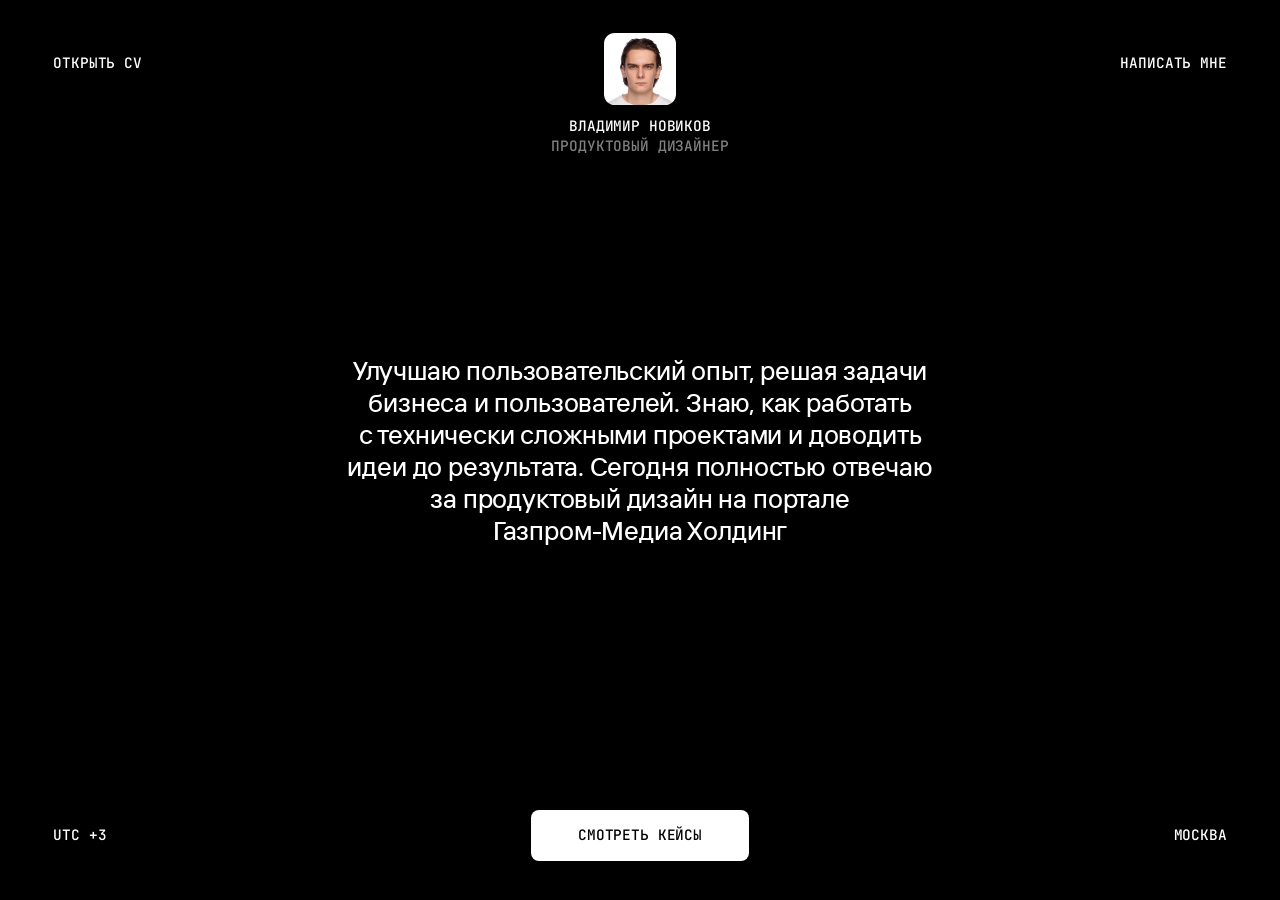
<file: index.html>
<!doctype html>
<html lang="ru">
<head>
<meta charset="utf-8">
<meta name="viewport" content="width=device-width, initial-scale=1">
<title>Владимир Новиков – продуктовый дизайнер</title>
<link rel="icon" type="image/x-icon" sizes="16x16 32x32 48x48 64x64" href="favicon.ico?v=a7900eaa5960">
<link rel="icon" type="image/png" sizes="64x64" href="favicon-64-52b115e67864.png">
<link rel="apple-touch-icon" sizes="180x180" href="apple-touch-icon-561768fd2022.png">
<link rel="preload" href="assets/for-gpt/tt-interphases-pro-medium-dc6a3a2d252f.woff2" as="font" type="font/woff2" crossorigin>
<link rel="preload" href="assets/for-gpt/jetbrains-mono-b0828b0c4cc0.woff2" as="font" type="font/woff2" crossorigin>
<link rel="stylesheet" href="style.css?v=74edb4ac3b9f">
</head>
<body class="home-page">
<div class="home screen">
<header class="identity-bar">
<a class="nav-link mono" href="https://drive.google.com/file/d/1FDndAHaPJ78AoFGNIXBjsxWV5irBWQRu/view?usp=sharing" target="_blank" rel="noopener noreferrer">открыть cv</a>
<a class="identity mono" href="index.html">
  <span class="portrait"><img alt="" src="assets/for-gpt/f8089-480-6facbe21df53.webp" srcset="assets/for-gpt/f8089-160-d8ed430a66a6.webp 160w, assets/for-gpt/f8089-320-55b8430dcbb7.webp 320w, assets/for-gpt/f8089-480-6facbe21df53.webp 480w" sizes="(max-width: 700px) 92.74px, 6.5104vw" width="1200" height="1500" loading="eager" decoding="async" fetchpriority="high"></span>
  <span class="identity-name">Владимир Новиков</span>
  <span class="identity-role">Продуктовый дизайнер</span>
</a>
<a class="nav-link mono" href="https://t.me/novichoken" target="_blank" rel="noopener noreferrer">написать мне</a>
</header>
<main class="home-main">
<h1 class="intro" data-node-id="888:6680">Улучшаю пользовательский опыт, решая задачи бизнеса и пользователей. Знаю, как работать <br aria-hidden="true">с технически сложными проектами и доводить идеи до результата. Сегодня полностью отвечаю за продуктовый дизайн на портале  <br aria-hidden="true">Газпром-Медиа Холдинг</h1>
</main>
<footer class="home-foot mono"><span>UTC +3</span><a class="button" href="cases.html">Смотреть кейсы</a><span>Москва</span></footer>
</div>
</body>
</html>
</file>
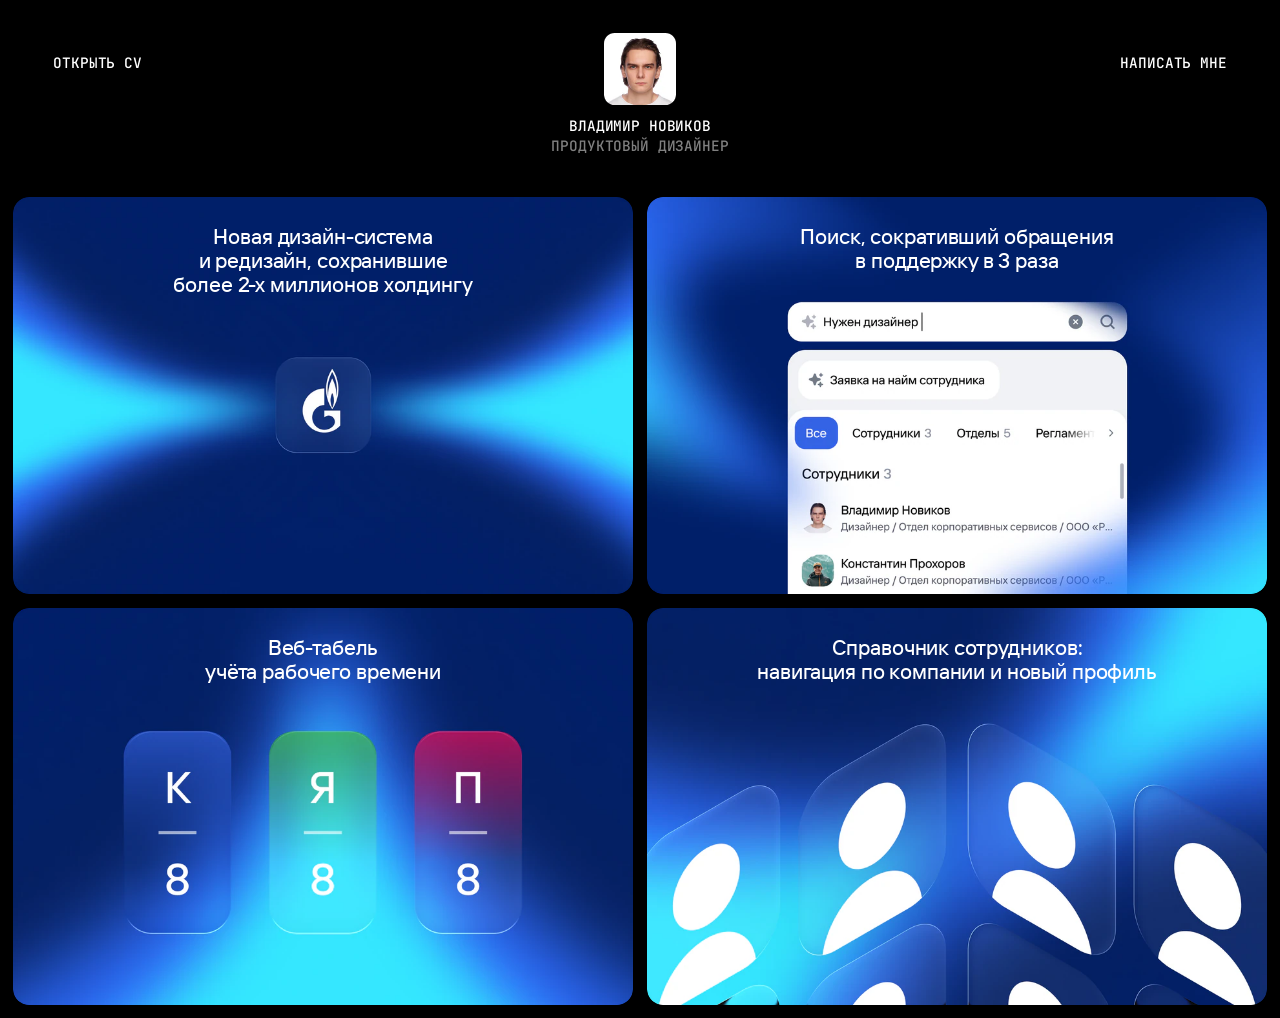
<file: cases.html>
<!doctype html>
<html lang="ru">
<head>
<meta charset="utf-8">
<meta name="viewport" content="width=device-width, initial-scale=1">
<title>Владимир Новиков – продуктовый дизайнер</title>
<link rel="icon" type="image/x-icon" sizes="16x16 32x32 48x48 64x64" href="favicon.ico?v=a7900eaa5960">
<link rel="icon" type="image/png" sizes="64x64" href="favicon-64-52b115e67864.png">
<link rel="apple-touch-icon" sizes="180x180" href="apple-touch-icon-561768fd2022.png">
<link rel="preload" href="assets/for-gpt/tt-interphases-pro-medium-dc6a3a2d252f.woff2" as="font" type="font/woff2" crossorigin>
<link rel="preload" href="assets/for-gpt/jetbrains-mono-b0828b0c4cc0.woff2" as="font" type="font/woff2" crossorigin>
<link rel="stylesheet" href="style.css?v=74edb4ac3b9f">
</head>
<body class="catalog-page">
<div class="catalog screen">
<header class="identity-bar">
<a class="nav-link mono" href="https://drive.google.com/file/d/1FDndAHaPJ78AoFGNIXBjsxWV5irBWQRu/view?usp=sharing" target="_blank" rel="noopener noreferrer">открыть cv</a>
<a class="identity mono" href="index.html">
  <span class="portrait"><img alt="" src="assets/for-gpt/f8089-480-6facbe21df53.webp" srcset="assets/for-gpt/f8089-160-d8ed430a66a6.webp 160w, assets/for-gpt/f8089-320-55b8430dcbb7.webp 320w, assets/for-gpt/f8089-480-6facbe21df53.webp 480w" sizes="(max-width: 700px) 92.74px, 6.5104vw" width="1200" height="1500" loading="eager" decoding="async" fetchpriority="high"></span>
  <span class="identity-name">Владимир Новиков</span>
  <span class="identity-role">Продуктовый дизайнер</span>
</a>
<a class="nav-link mono" href="https://t.me/novichoken" target="_blank" rel="noopener noreferrer">написать мне</a>
</header>
<main class="catalog-main"><h1 class="visually-hidden">Кейсы</h1><div class="case-grid">
<a class="case-card" href="design-system.html">
<img class="card-image" alt="" loading="eager" decoding="async" src="assets/for-gpt/nov24-c6e05-960-f712b8ee4fcd.webp" srcset="assets/for-gpt/nov24-c6e05-480-dd76c44d9e84.webp 480w, assets/for-gpt/nov24-c6e05-960-f712b8ee4fcd.webp 960w, assets/for-gpt/nov24-c6e05-1440-c0ee58f22fd3.webp 1440w, assets/for-gpt/nov24-c6e05-1920-7ea2afd32a64.webp 1920w" sizes="(max-width: 700px) calc(100vw - 40px), 48.4375vw" width="3720" height="2384">
<h2 class="card-title">Новая дизайн-система<br>и редизайн, сохранившие<br>более 2-х миллионов холдингу</h2>
</a>
<a class="case-card" href="search.html">
<img class="card-image" alt="" loading="lazy" decoding="async" src="assets/for-gpt/nov24-cd674-960-eb651d5a4023.webp" srcset="assets/for-gpt/nov24-cd674-480-b58df0a97b94.webp 480w, assets/for-gpt/nov24-cd674-960-eb651d5a4023.webp 960w, assets/for-gpt/nov24-cd674-1440-c90a3b490b99.webp 1440w, assets/for-gpt/nov24-cd674-1920-ea5af14cd75e.webp 1920w" sizes="(max-width: 700px) calc(100vw - 40px), 48.4375vw" width="3720" height="2384">
<h2 class="card-title">Поиск, сокративший обращения<br>в поддержку в 3 раза</h2>
</a>
<a class="case-card" href="timesheet.html">
<img class="card-image" alt="" loading="lazy" decoding="async" src="assets/for-gpt/timesheet-cover-960-ad7cf0d29485.webp" srcset="assets/for-gpt/timesheet-cover-480-617d76e74473.webp 480w, assets/for-gpt/timesheet-cover-960-ad7cf0d29485.webp 960w, assets/for-gpt/timesheet-cover-1440-bcf5c1e6268d.webp 1440w, assets/for-gpt/timesheet-cover-1920-057a62c9a6fc.webp 1920w" sizes="(max-width: 700px) calc(100vw - 40px), 48.4375vw" width="2048" height="1312">
<h2 class="card-title">Веб-табель<br>учёта рабочего времени</h2>
</a>
<a class="case-card" href="employee-directory.html">
<img class="card-image" alt="" loading="lazy" decoding="async" src="assets/for-gpt/nov24-5ca61-960-70ed22a8cd18.webp" srcset="assets/for-gpt/nov24-5ca61-480-18ebbf6302e5.webp 480w, assets/for-gpt/nov24-5ca61-960-70ed22a8cd18.webp 960w, assets/for-gpt/nov24-5ca61-1440-7fb0e4794be6.webp 1440w, assets/for-gpt/nov24-5ca61-1920-8ab05ae63be5.webp 1920w" sizes="(max-width: 700px) calc(100vw - 40px), 48.4375vw" width="3720" height="2384">
<h2 class="card-title">Справочник сотрудников:<br>навигация по компании и новый профиль</h2>
</a>
</div></main>
</div>
</body>
</html>
</file>
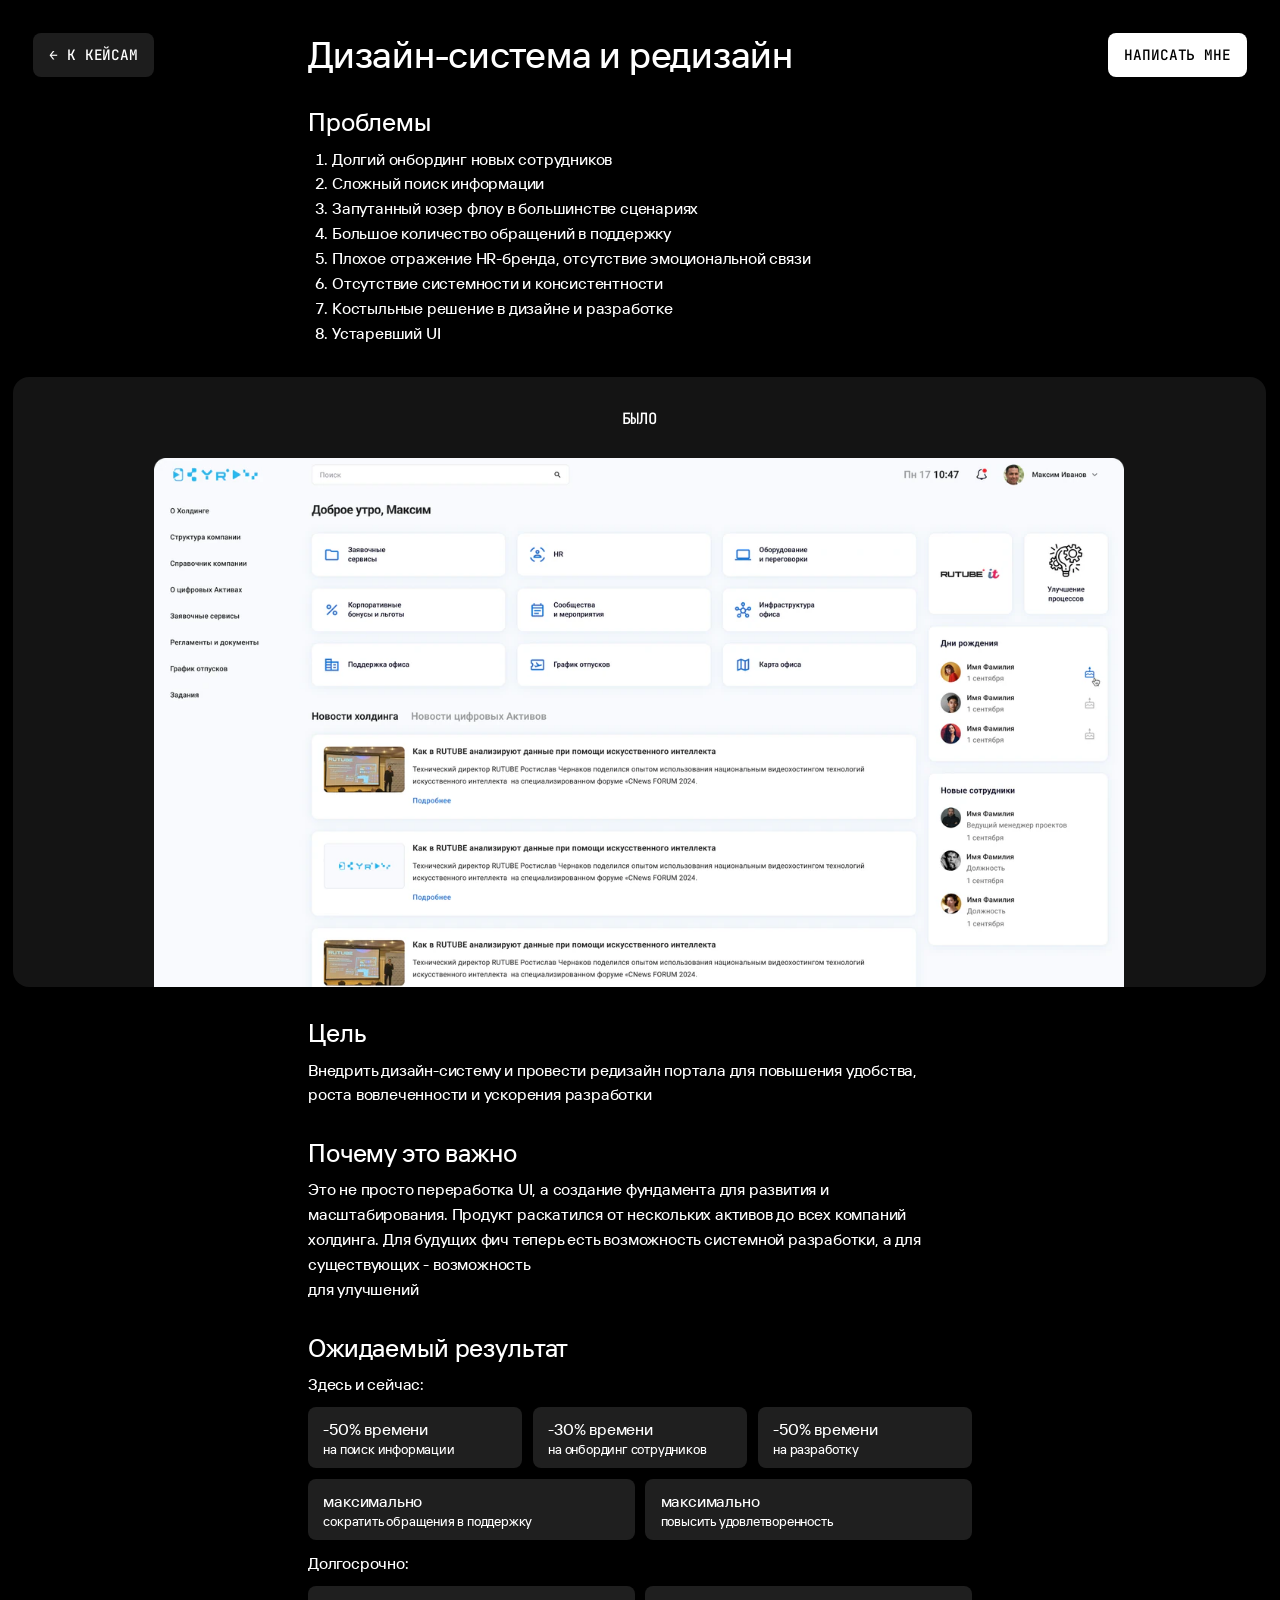
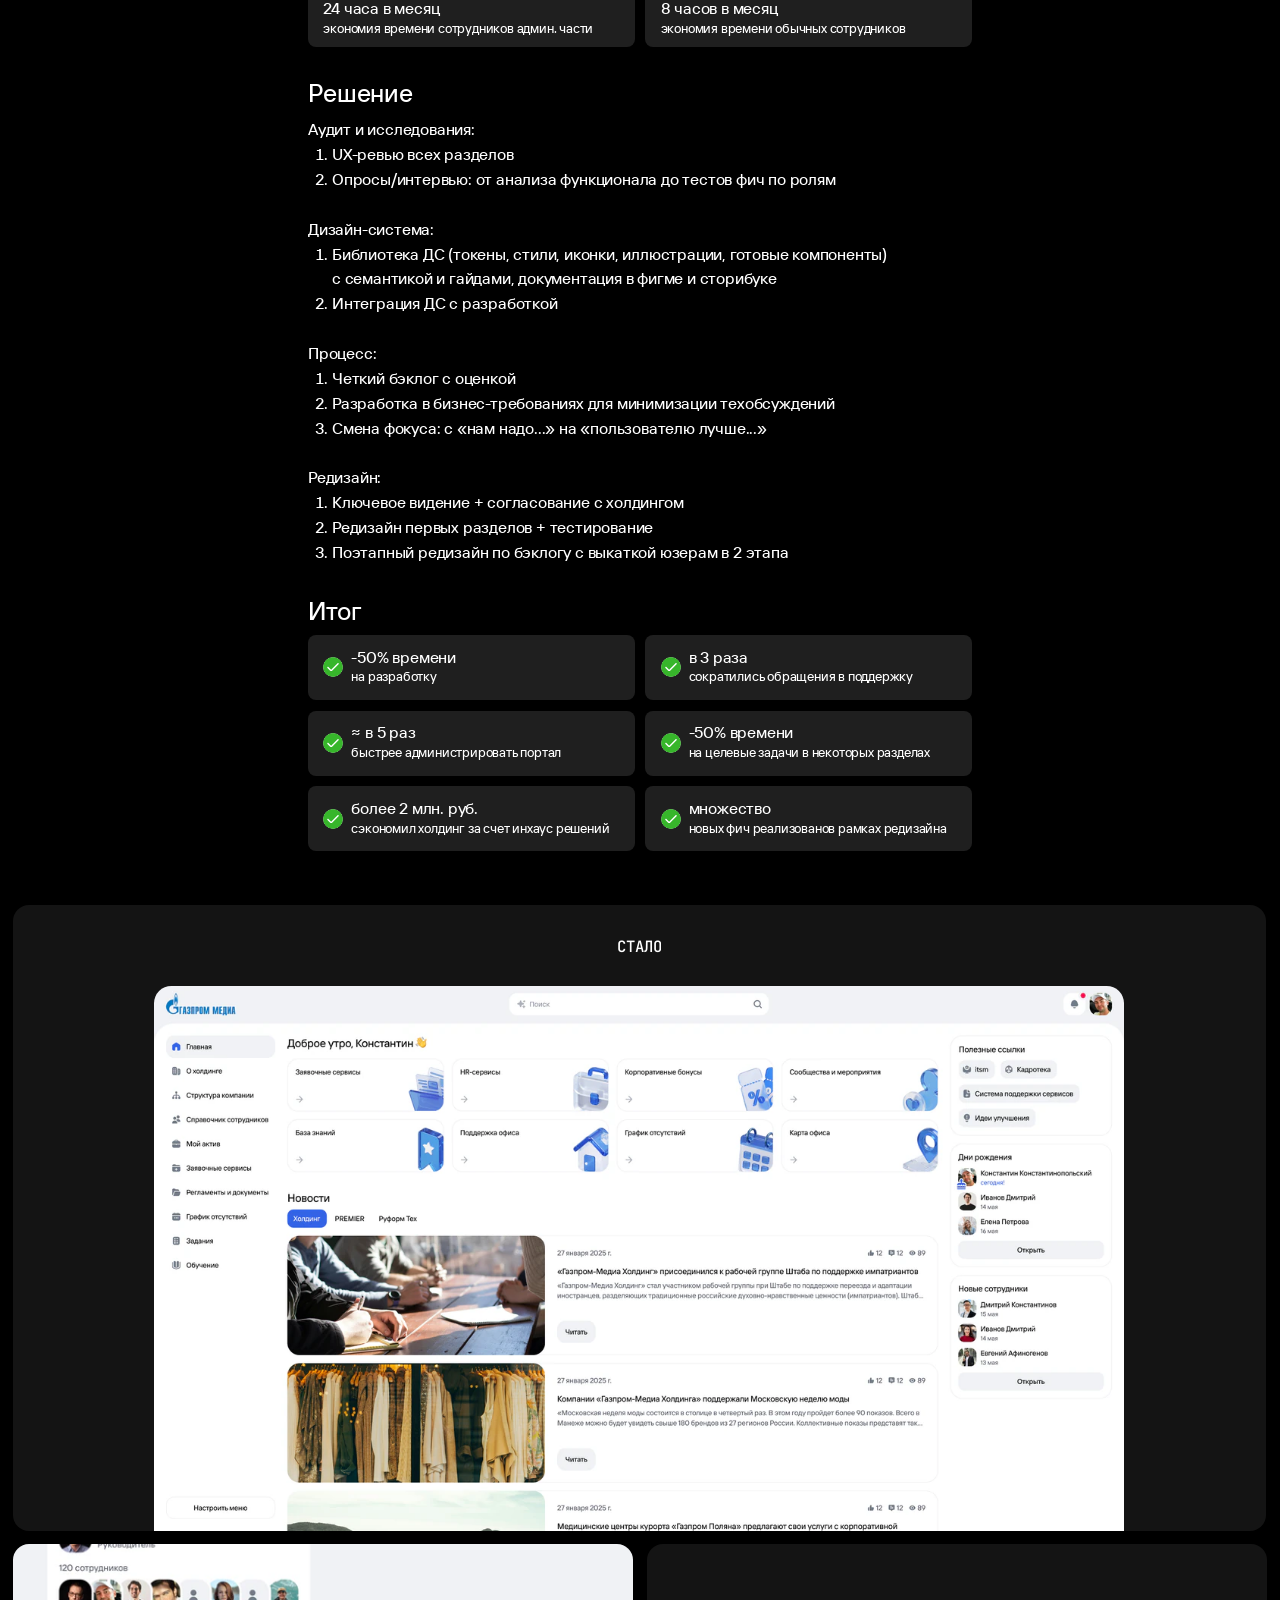
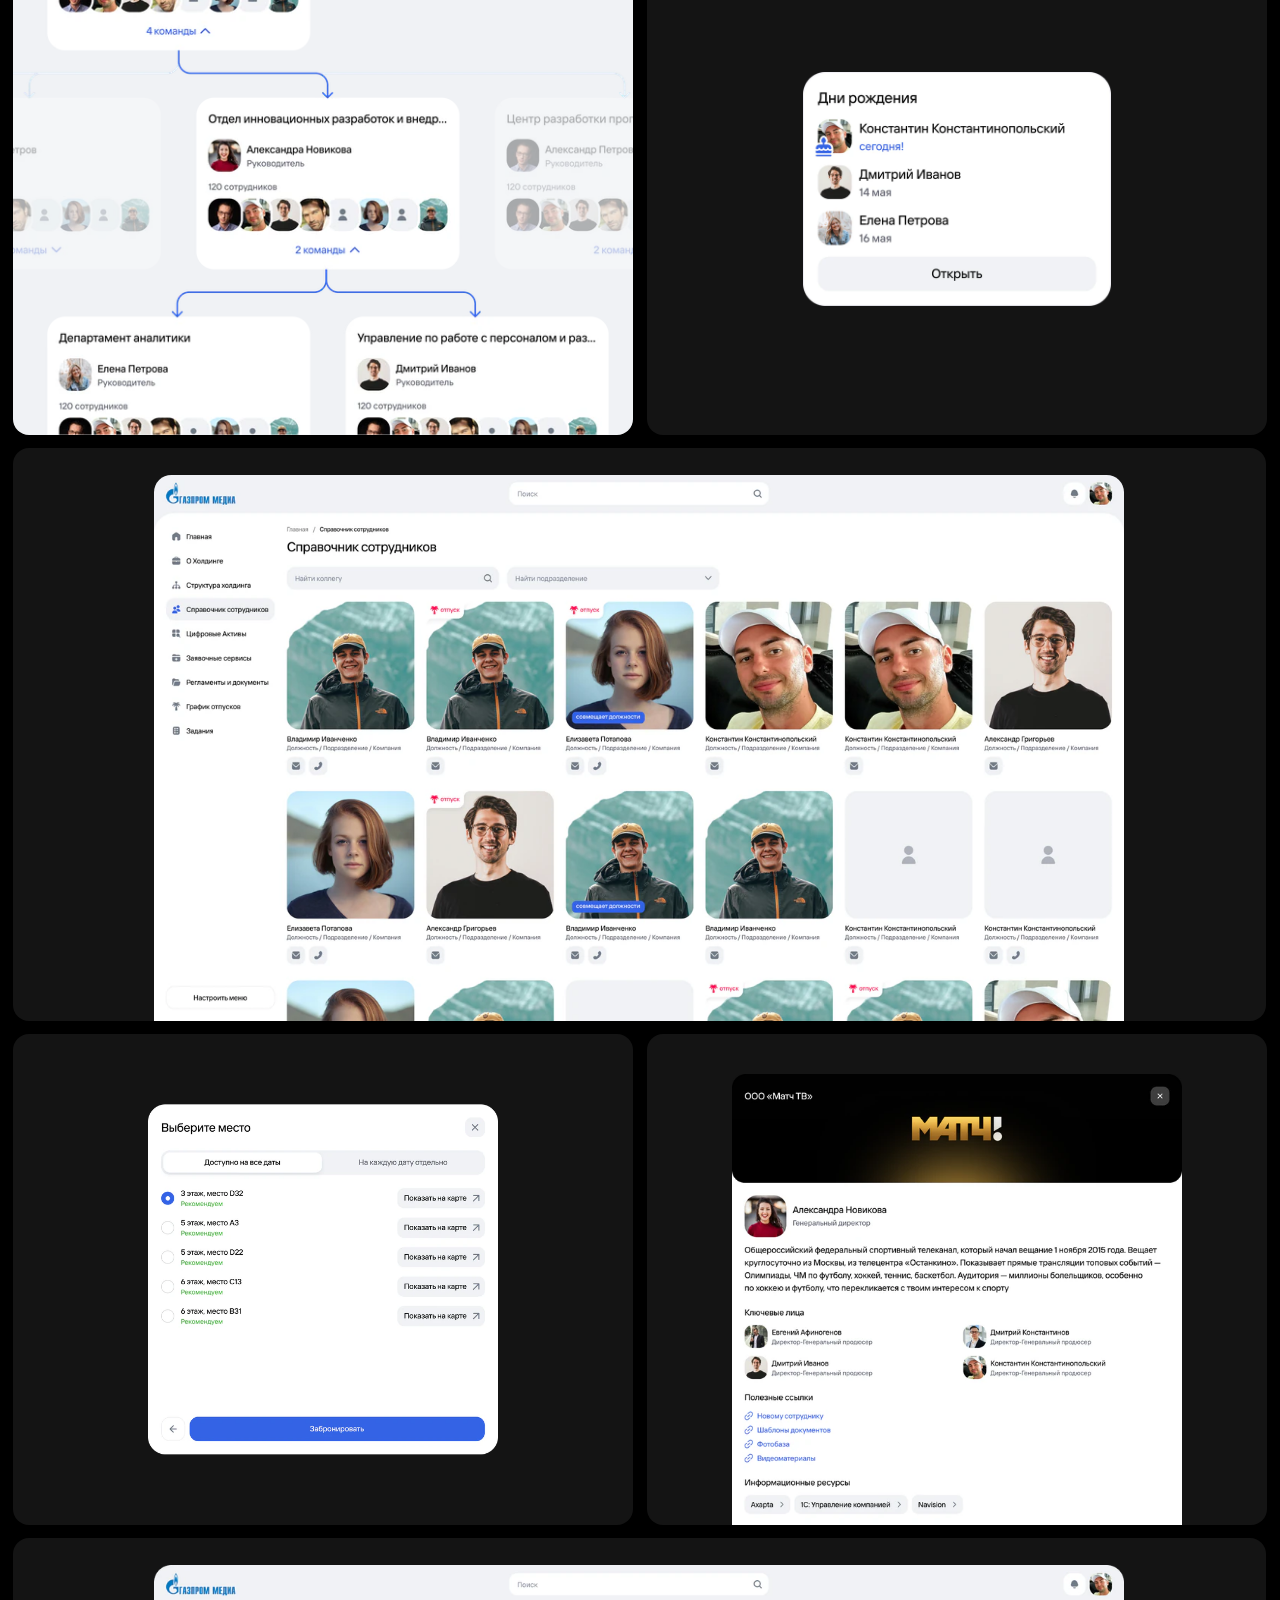
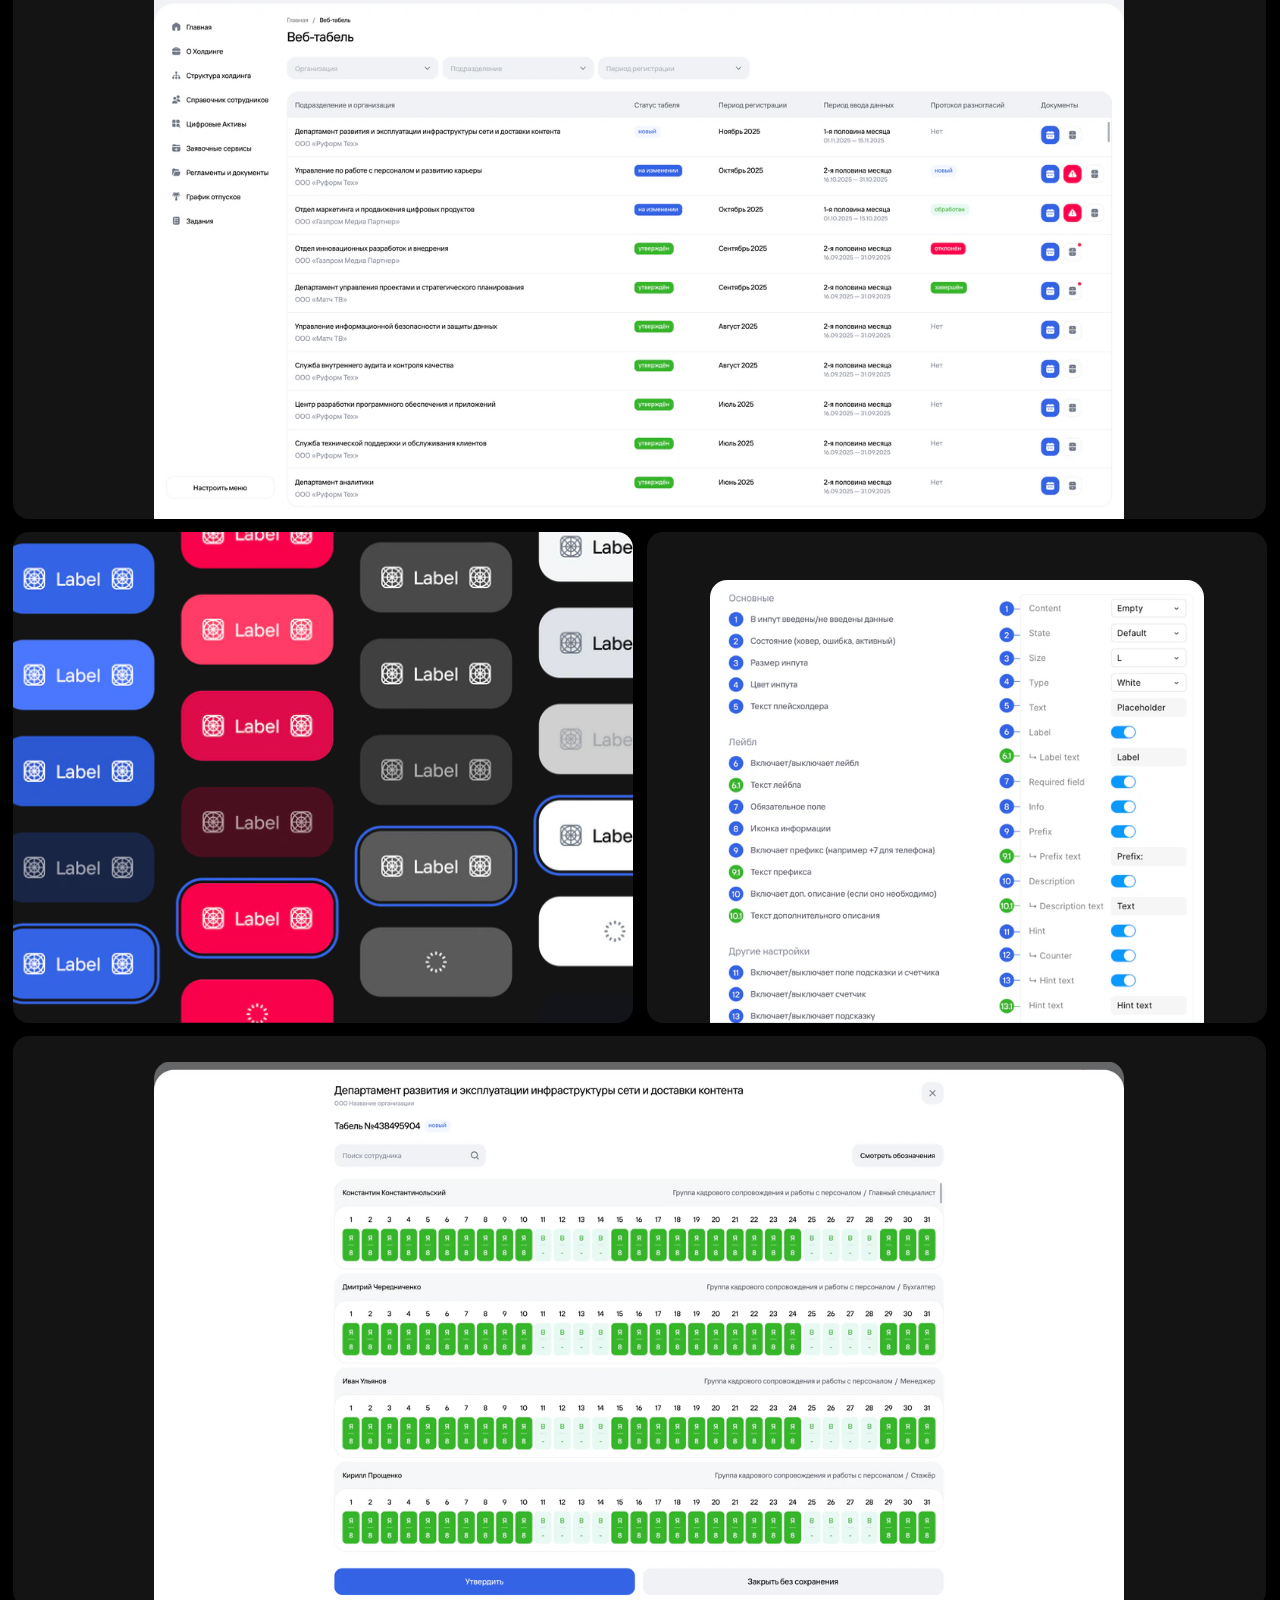
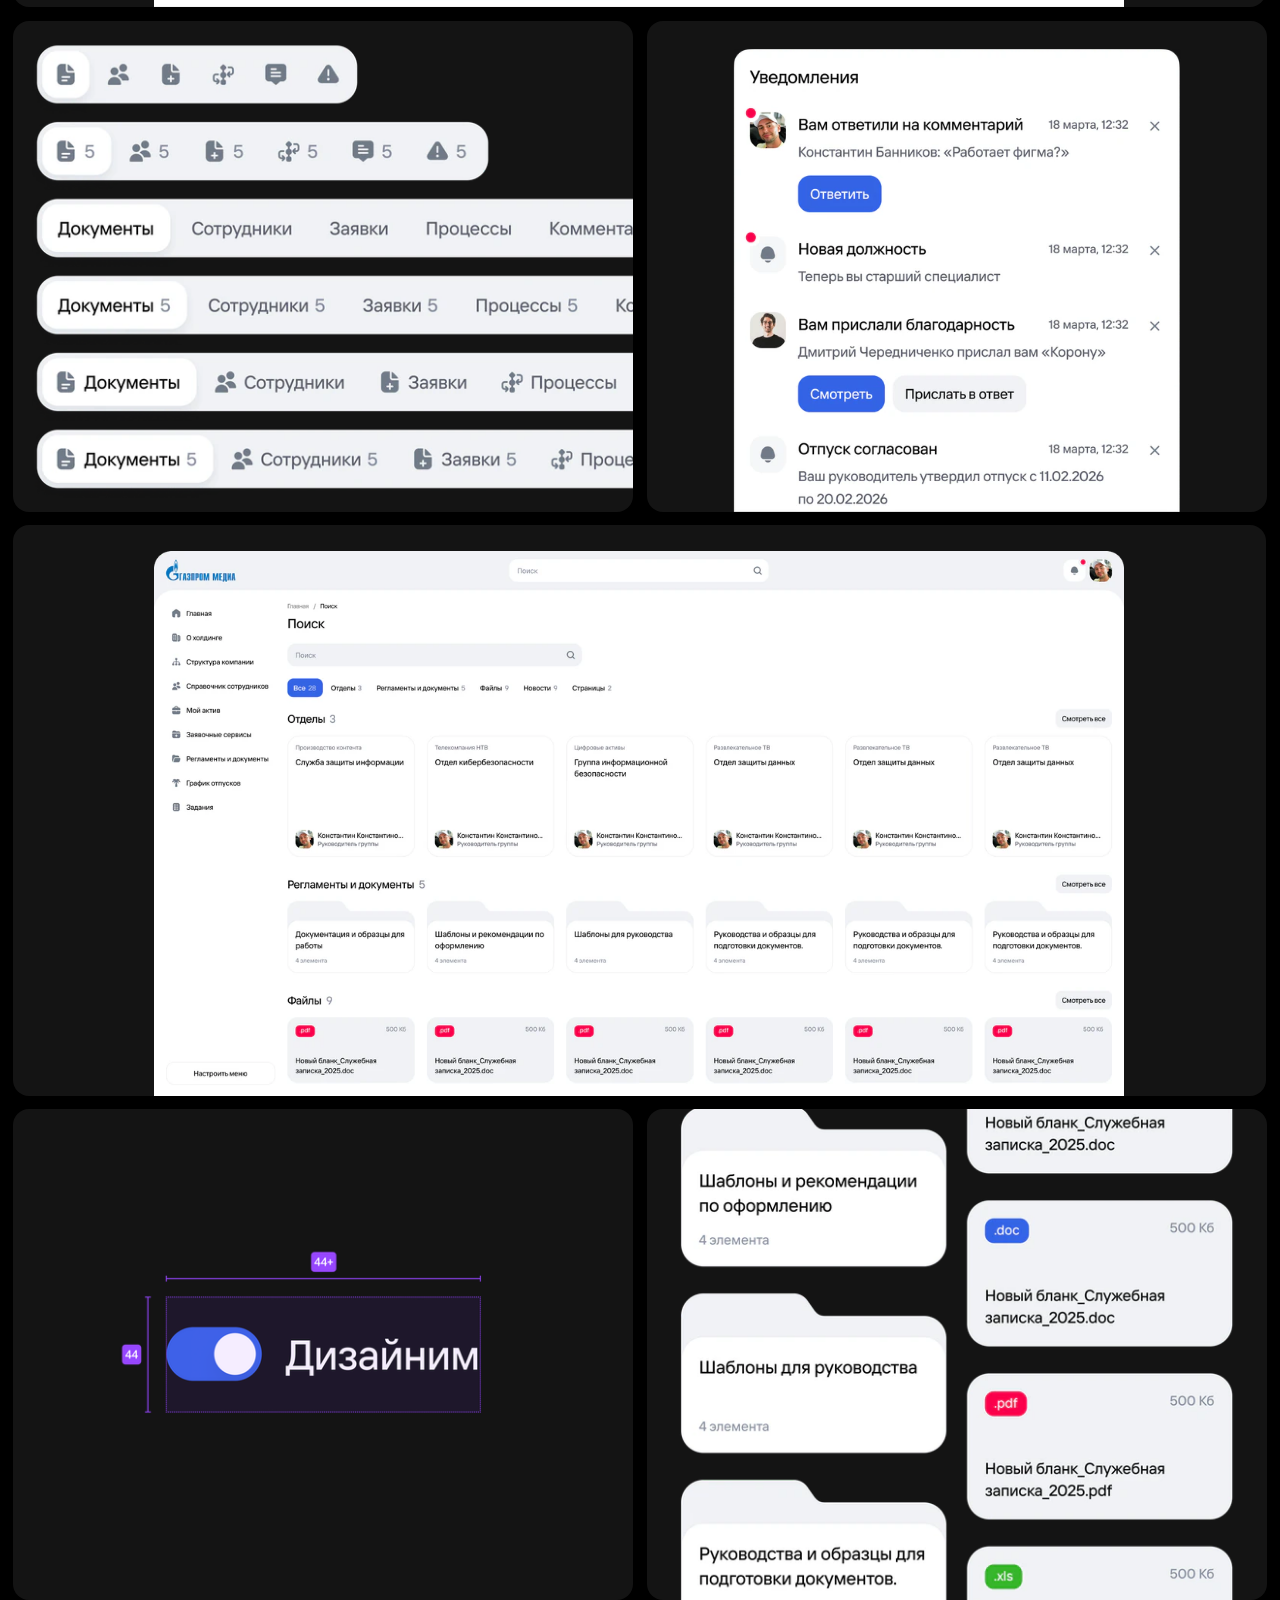
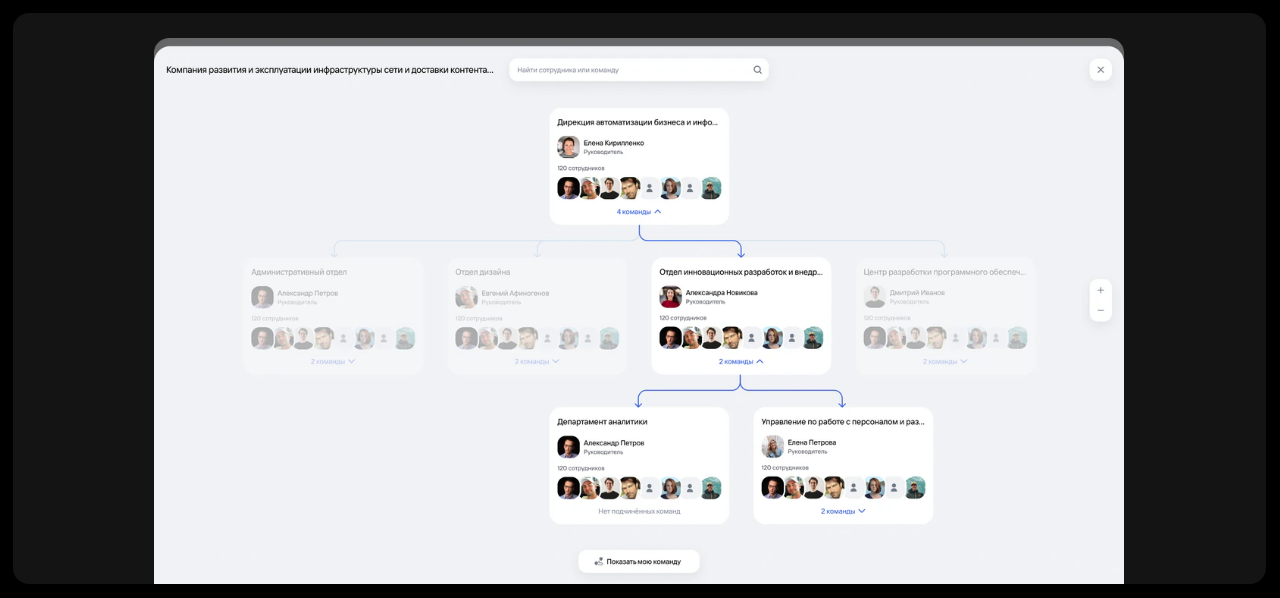
<file: design-system.html>
<!doctype html>
<html lang="ru">
<head>
<meta charset="utf-8">
<meta name="viewport" content="width=device-width, initial-scale=1">
<title>Владимир Новиков – продуктовый дизайнер</title>
<link rel="icon" type="image/x-icon" sizes="16x16 32x32 48x48 64x64" href="favicon.ico?v=a7900eaa5960">
<link rel="icon" type="image/png" sizes="64x64" href="favicon-64-52b115e67864.png">
<link rel="apple-touch-icon" sizes="180x180" href="apple-touch-icon-561768fd2022.png">
<link rel="preload" href="assets/for-gpt/tt-interphases-pro-medium-dc6a3a2d252f.woff2" as="font" type="font/woff2" crossorigin>
<link rel="preload" href="assets/for-gpt/jetbrains-mono-b0828b0c4cc0.woff2" as="font" type="font/woff2" crossorigin>
<link rel="stylesheet" href="style.css?v=74edb4ac3b9f">
</head>
<body class="case-page">
<header class="case-nav mono"><a class="button back" href="cases.html">← к кейсам</a><a class="button" href="https://t.me/novichoken" target="_blank" rel="noopener noreferrer">Написать мне</a></header>
<main class="case-main">
<div class="reading"><h1 class="case-title">Дизайн-система и редизайн</h1></div>
<section class="reading story"><h2 class="section-title">Проблемы</h2>
  <ol style="display: block; line-height: 0; list-style-type: decimal; min-width: 100%; position: relative; flex-shrink: 0; font-size: calc(24 * var(--unit)); letter-spacing: calc(-0.2997 * var(--unit)); width: min-content" data-node-id="888:6860" start="1">
    <li style="margin-bottom: 0; margin-inline-start: calc(36 * var(--unit))"><span style="line-height: calc(37.3 * var(--unit))">Долгий онбординг новых сотрудников</span></li>
    <li style="margin-bottom: 0; margin-inline-start: calc(36 * var(--unit))"><span style="line-height: calc(37.3 * var(--unit))">Сложный поиск информации</span></li>
    <li style="margin-bottom: 0; margin-inline-start: calc(36 * var(--unit))"><span style="line-height: calc(37.3 * var(--unit))">Запутанный юзер флоу в большинстве сценариях</span></li>
    <li style="margin-bottom: 0; margin-inline-start: calc(36 * var(--unit))"><span style="line-height: calc(37.3 * var(--unit))">Большое количество обращений в поддержку</span></li>
    <li style="margin-bottom: 0; margin-inline-start: calc(36 * var(--unit))"><span style="line-height: calc(37.3 * var(--unit))">Плохое отражение HR-бренда, отсутствие эмоциональной связи</span></li>
    <li style="margin-bottom: 0; margin-inline-start: calc(36 * var(--unit))"><span style="line-height: calc(37.3 * var(--unit))">Отсутствие системности и консистентности</span></li>
    <li style="margin-bottom: 0; margin-inline-start: calc(36 * var(--unit))"><span style="line-height: calc(37.3 * var(--unit))">Костыльные решение в дизайне и разработке</span></li>
    <li style="margin-inline-start: calc(36 * var(--unit))"><span style="line-height: calc(37.3 * var(--unit))">Устаревший UI</span></li>
  </ol>
</section>
<figure class="scene" style="aspect-ratio: 1880 / 915">
<div class="scene-canvas" style="--unit: calc(100cqw / 1880)">
  <div class="scene-root" style="background: rgba(255,255,255,0.08); overflow: hidden; position: relative; border-radius: calc(24 * var(--unit)); flex-shrink: 0" data-node-id="888:6861">
    <div style="position: absolute; align-content: stretch; display: flex; flex-direction: column; gap: calc(41.292 * var(--unit)); height: calc(868.219 * var(--unit)); align-items: center; left: calc(50% - calc(0.5 * var(--unit))); overflow: hidden; top: calc(47.15 * var(--unit)); width: calc(1455 * var(--unit)); transform: translate(-50%, 0)" data-node-id="888:23327" data-name="Component 1">
      <p style="overflow-wrap: break-word; font-family: var(--mono); font-weight: 500; line-height: calc(33.5 * var(--unit)); overflow: hidden; position: relative; flex-shrink: 0; font-size: calc(23.45 * var(--unit)); text-overflow: ellipsis; text-align: right; color: #fff; letter-spacing: calc(-0.2391 * var(--unit)); text-transform: uppercase; white-space: nowrap" data-node-id="888:23328">было</p>
      <div style="aspect-ratio: 4096/2231; position: relative; flex-shrink: 0; width: 100%" data-node-id="888:23928" data-name="1440 - Главная 1">
        <img style="position: absolute; inset: 0; max-width: none; object-fit: cover; pointer-events: none; width: 100%; height: 100%" alt="" src="assets/for-gpt/75aa4-1280-1e27cc0c77f1.webp" srcset="assets/for-gpt/75aa4-640-d23df64c23fc.webp 640w, assets/for-gpt/75aa4-1280-1e27cc0c77f1.webp 1280w, assets/for-gpt/75aa4-1920-472acf4547a3.webp 1920w, assets/for-gpt/75aa4-4096-f14d23a46c2a.webp 4096w" sizes="(max-width: 700px) calc(77.3928vw - 18.5743px), 75.7813vw" width="4096" height="2231" loading="lazy" decoding="async">
      </div>
    </div>
  </div>
</div>
</figure>
<section class="reading story"><h2 class="section-title">Цель</h2>
  <p style="line-height: calc(37.3 * var(--unit)); position: relative; flex-shrink: 0; font-size: calc(24 * var(--unit)); letter-spacing: calc(-0.2997 * var(--unit)); width: 100%; white-space: pre-wrap" data-node-id="888:6865">Внедрить дизайн-систему и провести редизайн портала для повышения удобства, <br aria-hidden="true">роста вовлеченности и ускорения разработки</p>
</section>
<section class="reading story"><h2 class="section-title">Почему это важно</h2>
  <p style="line-height: calc(37.3 * var(--unit)); position: relative; flex-shrink: 0; font-size: calc(24 * var(--unit)); letter-spacing: calc(-0.2997 * var(--unit)); width: 100%; white-space: pre-wrap" data-node-id="888:6868">Это не просто переработка UI, а создание фундамента для развития и масштабирования. Продукт раскатился от нескольких активов до всех компаний холдинга. Для будущих фич теперь есть возможность системной разработки, а для существующих - возможность <br aria-hidden="true">для улучшений</p>
</section>
<section class="reading story"><h2 class="section-title">Ожидаемый результат</h2>
  <p style="line-height: calc(37.3 * var(--unit)); position: relative; flex-shrink: 0; font-size: calc(24 * var(--unit)); letter-spacing: calc(-0.2997 * var(--unit)); width: 100%" data-node-id="888:6871">Здесь и сейчас:</p>
  <div class="metric-row" style="align-content: stretch; display: flex; gap: calc(16 * var(--unit)); align-items: flex-start; position: relative; flex-shrink: 0; width: 100%" data-node-id="888:6872">
    <div class="metric" style="background: rgba(255,255,255,0.12); align-content: stretch; display: flex; flex: 1 0 0; flex-direction: column; align-items: flex-start; min-width: 0; padding-inline: calc(23 * var(--unit)); padding-block: calc(16 * var(--unit)); position: relative; border-radius: calc(12 * var(--unit))" data-node-id="888:6873">
      <p style="line-height: calc(34.3 * var(--unit)); position: relative; flex-shrink: 0; font-size: calc(24 * var(--unit)); letter-spacing: calc(-0.3 * var(--unit)); width: 100%" data-node-id="888:6874">-50% времени</p>
      <p class="metric-description" style="line-height: calc(25.3 * var(--unit)); position: relative; flex-shrink: 0; font-size: calc(20 * var(--unit)); letter-spacing: calc(-0.2997 * var(--unit)); width: 100%" data-node-id="888:6875">на поиск информации</p>
    </div>
    <div class="metric" style="background: rgba(255,255,255,0.12); align-content: stretch; display: flex; flex: 1 0 0; flex-direction: column; align-items: flex-start; min-width: 0; padding-inline: calc(23 * var(--unit)); padding-block: calc(16 * var(--unit)); position: relative; border-radius: calc(12 * var(--unit))" data-node-id="888:6876">
      <p style="line-height: calc(34.3 * var(--unit)); position: relative; flex-shrink: 0; font-size: calc(24 * var(--unit)); letter-spacing: calc(-0.3 * var(--unit)); width: 100%" data-node-id="888:6877">-30% времени</p>
      <p class="metric-description" style="line-height: calc(25.3 * var(--unit)); position: relative; flex-shrink: 0; font-size: calc(20 * var(--unit)); letter-spacing: calc(-0.2997 * var(--unit)); width: 100%" data-node-id="888:6878">на онбординг сотрудников</p>
    </div>
    <div class="metric" style="background: rgba(255,255,255,0.12); align-content: stretch; display: flex; flex: 1 0 0; flex-direction: column; align-items: flex-start; min-width: 0; padding-inline: calc(23 * var(--unit)); padding-block: calc(16 * var(--unit)); position: relative; border-radius: calc(12 * var(--unit))" data-node-id="888:6879">
      <p style="line-height: calc(34.3 * var(--unit)); position: relative; flex-shrink: 0; font-size: calc(24 * var(--unit)); letter-spacing: calc(-0.3 * var(--unit)); width: 100%" data-node-id="888:6880">-50% времени</p>
      <p class="metric-description" style="line-height: calc(25.3 * var(--unit)); position: relative; flex-shrink: 0; font-size: calc(20 * var(--unit)); letter-spacing: calc(-0.2997 * var(--unit)); width: 100%" data-node-id="888:6881">на разработку</p>
    </div>
  </div>
  <div class="metric-row" style="align-content: stretch; display: flex; gap: calc(16 * var(--unit)); align-items: flex-start; position: relative; flex-shrink: 0; width: 100%" data-node-id="888:6882">
    <div class="metric" style="background: rgba(255,255,255,0.12); align-content: stretch; display: flex; flex: 1 0 0; flex-direction: column; align-items: flex-start; min-width: 0; padding-inline: calc(23 * var(--unit)); padding-block: calc(16 * var(--unit)); position: relative; border-radius: calc(12 * var(--unit))" data-node-id="888:6883">
      <p style="line-height: calc(34.3 * var(--unit)); position: relative; flex-shrink: 0; font-size: calc(24 * var(--unit)); letter-spacing: calc(-0.3 * var(--unit)); width: 100%" data-node-id="888:6884">максимально</p>
      <p class="metric-description" style="line-height: calc(25.3 * var(--unit)); position: relative; flex-shrink: 0; font-size: calc(20 * var(--unit)); letter-spacing: calc(-0.2997 * var(--unit)); width: 100%" data-node-id="888:6885">сократить обращения в поддержку</p>
    </div>
    <div class="metric" style="background: rgba(255,255,255,0.12); align-content: stretch; display: flex; flex: 1 0 0; flex-direction: column; align-items: flex-start; min-width: 0; padding-inline: calc(23 * var(--unit)); padding-block: calc(16 * var(--unit)); position: relative; border-radius: calc(12 * var(--unit))" data-node-id="888:6886">
      <p style="line-height: calc(34.3 * var(--unit)); position: relative; flex-shrink: 0; font-size: calc(24 * var(--unit)); letter-spacing: calc(-0.3 * var(--unit)); width: 100%" data-node-id="888:6887">максимально</p>
      <p class="metric-description" style="line-height: calc(25.3 * var(--unit)); position: relative; flex-shrink: 0; font-size: calc(20 * var(--unit)); letter-spacing: calc(-0.2997 * var(--unit)); width: 100%" data-node-id="888:6888">повысить удовлетворенность</p>
    </div>
  </div>
  <p style="line-height: calc(37.3 * var(--unit)); position: relative; flex-shrink: 0; font-size: calc(24 * var(--unit)); letter-spacing: calc(-0.2997 * var(--unit)); width: 100%" data-node-id="888:6889">Долгосрочно:</p>
  <div class="metric-row" style="align-content: stretch; display: flex; gap: calc(16 * var(--unit)); align-items: flex-start; position: relative; flex-shrink: 0; width: 100%" data-node-id="888:6890">
    <div class="metric" style="background: rgba(255,255,255,0.12); align-content: stretch; display: flex; flex: 1 0 0; flex-direction: column; align-items: flex-start; min-width: 0; padding-inline: calc(23 * var(--unit)); padding-block: calc(16 * var(--unit)); position: relative; border-radius: calc(12 * var(--unit))" data-node-id="888:6891">
      <p style="line-height: calc(34.3 * var(--unit)); position: relative; flex-shrink: 0; font-size: calc(24 * var(--unit)); letter-spacing: calc(-0.3 * var(--unit)); width: 100%" data-node-id="888:6892">24 часа в месяц</p>
      <p class="metric-description" style="line-height: calc(25.3 * var(--unit)); position: relative; flex-shrink: 0; font-size: calc(20 * var(--unit)); letter-spacing: calc(-0.2997 * var(--unit)); width: 100%" data-node-id="888:6893">экономия времени сотрудников админ. части</p>
    </div>
    <div class="metric" style="background: rgba(255,255,255,0.12); align-content: stretch; display: flex; flex: 1 0 0; flex-direction: column; align-items: flex-start; min-width: 0; padding-inline: calc(23 * var(--unit)); padding-block: calc(16 * var(--unit)); position: relative; border-radius: calc(12 * var(--unit))" data-node-id="888:6894">
      <p style="line-height: calc(34.3 * var(--unit)); position: relative; flex-shrink: 0; font-size: calc(24 * var(--unit)); letter-spacing: calc(-0.3 * var(--unit)); width: 100%" data-node-id="888:6895">8 часов в месяц</p>
      <p class="metric-description" style="line-height: calc(25.3 * var(--unit)); position: relative; flex-shrink: 0; font-size: calc(20 * var(--unit)); letter-spacing: calc(-0.2997 * var(--unit)); width: 100%" data-node-id="888:6896">экономия времени обычных сотрудников</p>
    </div>
  </div>
</section>
<section class="reading story"><h2 class="section-title">Решение</h2>
  <div style="line-height: 0; position: relative; flex-shrink: 0; font-size: calc(24 * var(--unit)); letter-spacing: calc(-0.2997 * var(--unit)); width: 100%" data-node-id="888:6899">
    <p style="line-height: calc(37.3 * var(--unit)); margin-bottom: 0; white-space: pre-wrap">Аудит и исследования: </p>
    <ol style="list-style-type: decimal; margin-bottom: 0" start="1">
      <li style="margin-bottom: 0; margin-inline-start: calc(36 * var(--unit))"><span style="line-height: calc(37.3 * var(--unit))">UX-ревью всех разделов</span></li>
      <li style="margin-inline-start: calc(36 * var(--unit))"><span style="line-height: calc(37.3 * var(--unit))">Опросы/интервью: от анализа функционала до тестов фич по ролям</span></li>
    </ol>
    <p style="line-height: calc(37.3 * var(--unit)); margin-bottom: 0; white-space: pre-wrap">​</p>
    <p style="line-height: calc(37.3 * var(--unit)); margin-bottom: 0; white-space: pre-wrap">Дизайн-система: </p>
    <ol style="list-style-type: decimal; margin-bottom: 0" start="1">
      <li style="margin-bottom: 0; margin-inline-start: calc(36 * var(--unit)); white-space: pre-wrap"><span style="line-height: calc(37.3 * var(--unit))">Библиотека ДС (токены, стили, иконки, иллюстрации, готовые компоненты) <br aria-hidden="true">с семантикой и гайдами, документация в фигме и сторибуке</span></li>
      <li style="margin-inline-start: calc(36 * var(--unit))"><span style="line-height: calc(37.3 * var(--unit))">Интеграция ДС с разработкой</span></li>
    </ol>
    <p style="line-height: calc(37.3 * var(--unit)); margin-bottom: 0; white-space: pre-wrap"><br aria-hidden="true">Процесс:</p>
    <ol style="list-style-type: decimal; margin-bottom: 0" start="1">
      <li style="margin-bottom: 0; margin-inline-start: calc(36 * var(--unit))"><span style="line-height: calc(37.3 * var(--unit))">Четкий бэклог с оценкой</span></li>
      <li style="margin-bottom: 0; margin-inline-start: calc(36 * var(--unit))"><span style="line-height: calc(37.3 * var(--unit))">Разработка в бизнес-требованиях для минимизации техобсуждений</span></li>
      <li style="margin-inline-start: calc(36 * var(--unit))"><span style="line-height: calc(37.3 * var(--unit))">Смена фокуса: с «нам надо...» на «пользователю лучше...»</span></li>
    </ol>
    <p style="line-height: calc(37.3 * var(--unit)); margin-bottom: 0; white-space: pre-wrap">​</p>
    <p style="line-height: calc(37.3 * var(--unit)); margin-bottom: 0; white-space: pre-wrap">Редизайн:</p>
    <ol style="list-style-type: decimal" start="1">
      <li style="margin-bottom: 0; margin-inline-start: calc(36 * var(--unit))"><span style="line-height: calc(37.3 * var(--unit))">Ключевое видение + согласование с холдингом</span></li>
      <li style="margin-bottom: 0; margin-inline-start: calc(36 * var(--unit))"><span style="line-height: calc(37.3 * var(--unit))">Редизайн первых разделов + тестирование</span></li>
      <li style="margin-inline-start: calc(36 * var(--unit))"><span style="line-height: calc(37.3 * var(--unit))">Поэтапный редизайн по бэклогу с выкаткой юзерам в 2 этапа</span></li>
    </ol>
  </div>
</section>
<section class="reading story"><h2 class="section-title">Итог</h2>
  <div class="metric-row" style="align-content: stretch; display: flex; gap: calc(16 * var(--unit)); align-items: flex-start; position: relative; flex-shrink: 0; width: 100%" data-node-id="888:6902">
    <div class="metric" style="background: rgba(255,255,255,0.12); align-content: stretch; display: flex; flex: 1 0 0; gap: calc(12 * var(--unit)); align-items: center; min-width: 0; padding-inline: calc(23 * var(--unit)); padding-block: calc(16 * var(--unit)); position: relative; border-radius: calc(12 * var(--unit))" data-node-id="888:6903">
      <div class="metric-icon" style="position: relative; flex-shrink: 0; width: calc(30 * var(--unit)); height: calc(30 * var(--unit))" data-node-id="892:29448" data-name="check-circle">
        <img style="position: absolute; display: block; inset: 0; max-width: none; width: 100%; height: 100%" alt="" src="assets/for-gpt/a650a.svg" loading="lazy" decoding="async">
      </div>
      <div style="overflow-wrap: break-word; align-content: stretch; display: flex; flex: 1 0 0; flex-direction: column; font-family: var(--sans); align-items: flex-start; min-width: 0; font-style: normal; padding-bottom: calc(6 * var(--unit)); position: relative; color: #fff" data-node-id="888:6905">
        <p style="line-height: calc(34.3 * var(--unit)); position: relative; flex-shrink: 0; font-size: calc(24 * var(--unit)); letter-spacing: calc(-0.3 * var(--unit)); width: 100%" data-node-id="888:6906">-50% времени</p>
        <p class="metric-description" style="line-height: calc(25.3 * var(--unit)); position: relative; flex-shrink: 0; font-size: calc(20 * var(--unit)); letter-spacing: calc(-0.2997 * var(--unit)); width: 100%" data-node-id="888:6907">на разработку</p>
      </div>
    </div>
    <div class="metric" style="background: rgba(255,255,255,0.12); align-content: stretch; display: flex; flex: 1 0 0; gap: calc(12 * var(--unit)); align-items: center; min-width: 0; padding-inline: calc(23 * var(--unit)); padding-block: calc(16 * var(--unit)); position: relative; border-radius: calc(12 * var(--unit))" data-node-id="888:6908">
      <div class="metric-icon" style="position: relative; flex-shrink: 0; width: calc(30 * var(--unit)); height: calc(30 * var(--unit))" data-node-id="892:29464" data-name="check-circle">
        <img style="position: absolute; display: block; inset: 0; max-width: none; width: 100%; height: 100%" alt="" src="assets/for-gpt/a650a.svg" loading="lazy" decoding="async">
      </div>
      <div style="overflow-wrap: break-word; align-content: stretch; display: flex; flex: 1 0 0; flex-direction: column; font-family: var(--sans); align-items: flex-start; min-width: 0; font-style: normal; padding-bottom: calc(6 * var(--unit)); position: relative; color: #fff" data-node-id="888:6910">
        <p style="line-height: calc(34.3 * var(--unit)); position: relative; flex-shrink: 0; font-size: calc(24 * var(--unit)); letter-spacing: calc(-0.3 * var(--unit)); width: 100%" data-node-id="888:6911">в 3 раза</p>
        <p class="metric-description" style="line-height: calc(25.3 * var(--unit)); position: relative; flex-shrink: 0; font-size: calc(20 * var(--unit)); letter-spacing: calc(-0.2997 * var(--unit)); width: 100%" data-node-id="888:6912">сократились обращения в поддержку</p>
      </div>
    </div>
  </div>
  <div class="metric-row" style="align-content: stretch; display: flex; gap: calc(16 * var(--unit)); align-items: flex-start; position: relative; flex-shrink: 0; width: 100%" data-node-id="888:6913">
    <div class="metric" style="background: rgba(255,255,255,0.12); align-content: stretch; display: flex; flex: 1 0 0; gap: calc(12 * var(--unit)); align-items: center; min-width: 0; padding-inline: calc(23 * var(--unit)); padding-block: calc(16 * var(--unit)); position: relative; border-radius: calc(12 * var(--unit))" data-node-id="888:6914">
      <div class="metric-icon" style="position: relative; flex-shrink: 0; width: calc(30 * var(--unit)); height: calc(30 * var(--unit))" data-node-id="892:29460" data-name="check-circle">
        <img style="position: absolute; display: block; inset: 0; max-width: none; width: 100%; height: 100%" alt="" src="assets/for-gpt/a650a.svg" loading="lazy" decoding="async">
      </div>
      <div style="overflow-wrap: break-word; align-content: stretch; display: flex; flex: 1 0 0; flex-direction: column; font-family: var(--sans); align-items: flex-start; min-width: 0; font-style: normal; padding-bottom: calc(6 * var(--unit)); position: relative; color: #fff" data-node-id="888:6916">
        <p style="line-height: calc(34.3 * var(--unit)); position: relative; flex-shrink: 0; font-size: calc(24 * var(--unit)); letter-spacing: calc(-0.3 * var(--unit)); width: 100%" data-node-id="888:6917">≈ в 5 раз</p>
        <p class="metric-description" style="line-height: calc(25.3 * var(--unit)); position: relative; flex-shrink: 0; font-size: calc(20 * var(--unit)); letter-spacing: calc(-0.2997 * var(--unit)); width: 100%" data-node-id="888:6918">быстрее администрировать портал</p>
      </div>
    </div>
    <div class="metric" style="background: rgba(255,255,255,0.12); align-content: stretch; display: flex; flex: 1 0 0; gap: calc(12 * var(--unit)); align-items: center; min-width: 0; padding-inline: calc(23 * var(--unit)); padding-block: calc(16 * var(--unit)); position: relative; border-radius: calc(12 * var(--unit))" data-node-id="888:6919">
      <div class="metric-icon" style="position: relative; flex-shrink: 0; width: calc(30 * var(--unit)); height: calc(30 * var(--unit))" data-node-id="892:29456" data-name="check-circle">
        <img style="position: absolute; display: block; inset: 0; max-width: none; width: 100%; height: 100%" alt="" src="assets/for-gpt/a650a.svg" loading="lazy" decoding="async">
      </div>
      <div style="overflow-wrap: break-word; align-content: stretch; display: flex; flex: 1 0 0; flex-direction: column; font-family: var(--sans); align-items: flex-start; min-width: 0; font-style: normal; padding-bottom: calc(6 * var(--unit)); position: relative; color: #fff" data-node-id="888:6921">
        <p style="line-height: calc(34.3 * var(--unit)); position: relative; flex-shrink: 0; font-size: calc(24 * var(--unit)); letter-spacing: calc(-0.3 * var(--unit)); width: 100%" data-node-id="888:6922">-50% времени</p>
        <p class="metric-description" style="line-height: calc(25.3 * var(--unit)); position: relative; flex-shrink: 0; font-size: calc(20 * var(--unit)); letter-spacing: calc(-0.2997 * var(--unit)); width: 100%" data-node-id="888:6923">на целевые задачи в некоторых разделах</p>
      </div>
    </div>
  </div>
  <div class="metric-row" style="align-content: stretch; display: flex; gap: calc(16 * var(--unit)); align-items: flex-start; position: relative; flex-shrink: 0; width: 100%" data-node-id="888:6924">
    <div class="metric" style="background: rgba(255,255,255,0.12); align-content: stretch; display: flex; flex: 1 0 0; gap: calc(12 * var(--unit)); align-items: center; min-width: 0; padding-inline: calc(23 * var(--unit)); padding-block: calc(16 * var(--unit)); position: relative; border-radius: calc(12 * var(--unit))" data-node-id="888:6925">
      <div class="metric-icon" style="position: relative; flex-shrink: 0; width: calc(30 * var(--unit)); height: calc(30 * var(--unit))" data-node-id="892:29462" data-name="check-circle">
        <img style="position: absolute; display: block; inset: 0; max-width: none; width: 100%; height: 100%" alt="" src="assets/for-gpt/a650a.svg" loading="lazy" decoding="async">
      </div>
      <div style="overflow-wrap: break-word; align-content: stretch; display: flex; flex: 1 0 0; flex-direction: column; font-family: var(--sans); align-items: flex-start; min-width: 0; font-style: normal; padding-bottom: calc(6 * var(--unit)); position: relative; color: #fff" data-node-id="888:6927">
        <p style="line-height: calc(34.3 * var(--unit)); position: relative; flex-shrink: 0; font-size: calc(24 * var(--unit)); letter-spacing: calc(-0.3 * var(--unit)); width: 100%" data-node-id="888:6928">более 2 млн. руб.</p>
        <p class="metric-description" style="line-height: calc(25.3 * var(--unit)); position: relative; flex-shrink: 0; font-size: calc(20 * var(--unit)); letter-spacing: calc(-0.2997 * var(--unit)); width: 100%" data-node-id="888:6929">сэкономил холдинг за счет инхаус решений</p>
      </div>
    </div>
    <div class="metric" style="background: rgba(255,255,255,0.12); align-content: stretch; display: flex; flex: 1 0 0; gap: calc(12 * var(--unit)); align-items: center; min-width: 0; padding-inline: calc(23 * var(--unit)); padding-block: calc(16 * var(--unit)); position: relative; border-radius: calc(12 * var(--unit))" data-node-id="888:6930">
      <div class="metric-icon" style="position: relative; flex-shrink: 0; width: calc(30 * var(--unit)); height: calc(30 * var(--unit))" data-node-id="892:29436" data-name="check-circle">
        <img style="position: absolute; display: block; inset: 0; max-width: none; width: 100%; height: 100%" alt="" src="assets/for-gpt/a650a.svg" loading="lazy" decoding="async">
      </div>
      <div style="overflow-wrap: break-word; align-content: stretch; display: flex; flex: 1 0 0; flex-direction: column; font-family: var(--sans); align-items: flex-start; min-width: 0; font-style: normal; padding-bottom: calc(6 * var(--unit)); position: relative; color: #fff" data-node-id="888:6932">
        <p style="line-height: calc(34.3 * var(--unit)); position: relative; flex-shrink: 0; font-size: calc(24 * var(--unit)); letter-spacing: calc(-0.3 * var(--unit)); width: 100%" data-node-id="888:6933">множество</p>
        <p class="metric-description" style="line-height: calc(25.3 * var(--unit)); position: relative; flex-shrink: 0; font-size: calc(20 * var(--unit)); letter-spacing: calc(-0.2997 * var(--unit)); width: 100%" data-node-id="888:6934">новых фич реализованов рамках редизайна</p>
      </div>
    </div>
  </div>
</section>
<div class="case-gallery">
<figure class="scene" style="aspect-ratio: 1880 / 939">
<div class="scene-canvas" style="--unit: calc(100cqw / 1880)">
  <div class="scene-root" style="background: rgba(255,255,255,0.08); overflow: hidden; position: relative; border-radius: calc(24 * var(--unit)); flex-shrink: 0" data-node-id="888:6936">
    <div style="position: absolute; align-content: stretch; display: flex; flex-direction: column; gap: calc(41.292 * var(--unit)); align-items: center; left: calc(50% - calc(0.5 * var(--unit))); overflow: hidden; top: calc(47.15 * var(--unit)); width: calc(1455 * var(--unit)); transform: translate(-50%, 0)" data-node-id="888:23949" data-name="Component 1">
      <p style="overflow-wrap: break-word; font-family: var(--mono); font-weight: 500; line-height: calc(33.5 * var(--unit)); overflow: hidden; position: relative; flex-shrink: 0; font-size: calc(23.45 * var(--unit)); text-align: center; text-overflow: ellipsis; color: #fff; letter-spacing: calc(-0.2391 * var(--unit)); text-transform: uppercase; white-space: nowrap" data-node-id="888:23950">стало</p>
      <div style="aspect-ratio: 4096/2300; position: relative; border-top-left-radius: calc(26 * var(--unit)); border-top-right-radius: calc(26 * var(--unit)); flex-shrink: 0; width: 100%" data-node-id="888:26284" data-name="Главная 1">
        <img style="position: absolute; inset: 0; max-width: none; object-fit: cover; pointer-events: none; border-top-left-radius: calc(26 * var(--unit)); border-top-right-radius: calc(26 * var(--unit)); width: 100%; height: 100%" alt="" src="assets/for-gpt/27b03-1280-58736730403c.webp" srcset="assets/for-gpt/27b03-640-e0b095fa446b.webp 640w, assets/for-gpt/27b03-1280-58736730403c.webp 1280w, assets/for-gpt/27b03-1920-6fca84cc550a.webp 1920w, assets/for-gpt/27b03-4096-faf3830bedff.webp 4096w" sizes="(max-width: 700px) calc(77.3928vw - 18.5743px), 75.7813vw" width="4096" height="2308" loading="lazy" decoding="async">
      </div>
    </div>
  </div>
</div>
</figure>
<div class="visual-row">
<figure class="scene" style="aspect-ratio: 930 / 736">
<div class="scene-canvas" style="--unit: calc(100cqw / 930)">
  <div class="scene-root" style="background: #f0f2f5; overflow: hidden; position: relative; border-radius: calc(24 * var(--unit))" data-node-id="888:6939">
    <div style="position: absolute; height: calc(736 * var(--unit)); left: 50%; top: 50%; width: calc(930 * var(--unit)); transform: translate(-50%, -50%)" data-node-id="888:6940" data-name="Connector">
      <img style="position: absolute; inset: 0; max-width: none; object-fit: cover; pointer-events: none; width: 100%; height: 100%" alt="" src="assets/for-gpt/c08d7-1280-5bd1cc7f82b8.webp" srcset="assets/for-gpt/c08d7-640-54e3e769efde.webp 640w, assets/for-gpt/c08d7-1280-5bd1cc7f82b8.webp 1280w, assets/for-gpt/c08d7-1920-fac4268fd273.webp 1920w, assets/for-gpt/c08d7-3720-6086246893af.webp 3720w" sizes="(max-width: 700px) calc(100vw - 24px), 48.4375vw" width="3720" height="2944" loading="lazy" decoding="async">
    </div>
  </div>
</div>
</figure>
<figure class="scene" style="aspect-ratio: 930 / 736">
<div class="scene-canvas" style="--unit: calc(100cqw / 930)">
  <div class="scene-root" style="background: rgba(255,255,255,0.08); overflow: hidden; position: relative; border-radius: calc(24 * var(--unit))" data-node-id="888:7091">
    <div style="position: absolute; height: calc(351 * var(--unit)); left: 50%; top: calc(50% - calc(0.5 * var(--unit))); width: calc(462 * var(--unit)); transform: translate(-50%, -50%)" data-node-id="892:28634" data-name="Birthdays &amp; Workers 1">
      <img style="position: absolute; inset: 0; max-width: none; object-fit: cover; pointer-events: none; width: 100%; height: 100%" alt="" src="assets/for-gpt/7de34-1280-5c243c32fa0b.webp" srcset="assets/for-gpt/7de34-640-dd49342d2c02.webp 640w, assets/for-gpt/7de34-1280-5c243c32fa0b.webp 1280w, assets/for-gpt/7de34-1848-a9a5c9eaf75d.webp 1848w" sizes="(max-width: 700px) calc(49.6755vw - 11.9221px), 24.0625vw" width="1848" height="1404" loading="lazy" decoding="async">
    </div>
  </div>
</div>
</figure>
</div>
<figure class="scene" style="aspect-ratio: 1880 / 859">
<div class="scene-canvas" style="--unit: calc(100cqw / 1880)">
  <div class="scene-root" style="background: rgba(255,255,255,0.08); overflow: hidden; position: relative; border-radius: calc(24 * var(--unit)); flex-shrink: 0" data-node-id="888:7124">
    <div style="position: absolute; bottom: 0; height: calc(819 * var(--unit)); left: calc(50% - calc(0.5 * var(--unit))); border-top-left-radius: calc(26 * var(--unit)); border-top-right-radius: calc(26 * var(--unit)); width: calc(1455 * var(--unit)); transform: translate(-50%, 0)" data-node-id="888:28594" data-name="2610 1">
      <img style="position: absolute; inset: 0; max-width: none; object-fit: cover; pointer-events: none; border-top-left-radius: calc(26 * var(--unit)); border-top-right-radius: calc(26 * var(--unit)); width: 100%; height: 100%" alt="" src="assets/for-gpt/31394-1280-695eee4db7f3.webp" srcset="assets/for-gpt/31394-640-28323adb7fc5.webp 640w, assets/for-gpt/31394-1280-695eee4db7f3.webp 1280w, assets/for-gpt/31394-1920-8ba479c7f5f6.webp 1920w, assets/for-gpt/31394-4096-157f325a7717.webp 4096w" sizes="(max-width: 700px) calc(77.3928vw - 18.5743px), 75.7813vw" width="4096" height="2306" loading="lazy" decoding="async">
    </div>
  </div>
</div>
</figure>
<div class="visual-row">
<figure class="scene" style="aspect-ratio: 930 / 736">
<div class="scene-canvas" style="--unit: calc(100cqw / 930)">
  <div class="scene-root" style="background: rgba(255,255,255,0.08); overflow: hidden; position: relative; border-radius: calc(24 * var(--unit))" data-node-id="888:7849">
    <div style="position: absolute; left: calc(203 * var(--unit)); width: calc(524 * var(--unit)); height: calc(524 * var(--unit)); top: 50%; transform: translate(0, -50%)" data-node-id="892:28636" data-name="Add booking 1">
      <img style="position: absolute; inset: 0; max-width: none; object-fit: cover; pointer-events: none; width: 100%; height: 100%" alt="" src="assets/for-gpt/48e94-1280-ba51081be9bb.webp" srcset="assets/for-gpt/48e94-640-e65bcf801fe5.webp 640w, assets/for-gpt/48e94-1280-ba51081be9bb.webp 1280w, assets/for-gpt/48e94-2096-eef85e52e171.webp 2096w" sizes="(max-width: 700px) calc(56.3439vw - 13.5225px), 27.2917vw" width="2096" height="2096" loading="lazy" decoding="async">
    </div>
  </div>
</div>
</figure>
<figure class="scene" style="aspect-ratio: 930 / 736">
<div class="scene-canvas" style="--unit: calc(100cqw / 930)">
  <div class="scene-root" style="background: rgba(255,255,255,0.08); overflow: hidden; position: relative; border-radius: calc(24 * var(--unit))" data-node-id="888:7945">
    <div style="position: absolute; height: calc(676 * var(--unit)); left: calc(128 * var(--unit)); top: calc(60 * var(--unit)); width: calc(674 * var(--unit))" data-node-id="892:28635" data-name="Company Pop-Up 1">
      <img style="position: absolute; inset: 0; max-width: none; object-fit: cover; pointer-events: none; width: 100%; height: 100%" alt="" src="assets/for-gpt/7e570-1280-8a58a86edd3b.webp" srcset="assets/for-gpt/7e570-640-f4e6c747d24c.webp 640w, assets/for-gpt/7e570-1280-8a58a86edd3b.webp 1280w, assets/for-gpt/7e570-1920-2085dc898b0e.webp 1920w, assets/for-gpt/7e570-2696-ad87e9a6bbbb.webp 2696w" sizes="(max-width: 700px) calc(72.4727vw - 17.3934px), 35.1042vw" width="2696" height="2704" loading="lazy" decoding="async">
    </div>
  </div>
</div>
</figure>
</div>
<figure class="scene" style="aspect-ratio: 1880 / 871">
<div class="scene-canvas" style="--unit: calc(100cqw / 1880)">
  <div class="scene-root" style="background: rgba(255,255,255,0.08); overflow: hidden; position: relative; border-radius: calc(24 * var(--unit)); flex-shrink: 0" data-node-id="888:8029">
    <div style="position: absolute; bottom: 0; height: calc(831 * var(--unit)); left: calc(50% - calc(0.5 * var(--unit))); width: calc(1455 * var(--unit)); transform: translate(-50%, 0)" data-node-id="892:28678" data-name="2612 1 1">
      <img style="position: absolute; inset: 0; max-width: none; object-fit: cover; pointer-events: none; width: 100%; height: 100%" alt="" src="assets/for-gpt/0bfa1-1280-472fb91a1778.webp" srcset="assets/for-gpt/0bfa1-640-2c94575b5299.webp 640w, assets/for-gpt/0bfa1-1280-472fb91a1778.webp 1280w, assets/for-gpt/0bfa1-1920-6cbd34930daf.webp 1920w, assets/for-gpt/0bfa1-4096-09ff6f020d1d.webp 4096w" sizes="(max-width: 700px) calc(77.3928vw - 18.5743px), 75.7813vw" width="4096" height="2339" loading="lazy" decoding="async">
    </div>
  </div>
</div>
</figure>
<div class="visual-row">
<figure class="scene" style="aspect-ratio: 930 / 736">
<div class="scene-canvas" style="--unit: calc(100cqw / 930)">
  <div class="scene-root" style="background: rgba(255,255,255,0.08); overflow: hidden; position: relative; border-radius: calc(24 * var(--unit))" data-node-id="888:8475">
    <div style="position: absolute; height: calc(736 * var(--unit)); left: 0; top: 50%; width: calc(930 * var(--unit)); transform: translate(0, -50%)" data-node-id="892:28844" data-name="Frame 32 1">
      <img style="position: absolute; inset: 0; max-width: none; object-fit: cover; pointer-events: none; width: 100%; height: 100%" alt="" src="assets/for-gpt/21115-1280-76f12d48cd83.webp" srcset="assets/for-gpt/21115-640-348c59a52a23.webp 640w, assets/for-gpt/21115-1280-76f12d48cd83.webp 1280w, assets/for-gpt/21115-1920-2f07dc6c70ea.webp 1920w, assets/for-gpt/21115-3720-8d1ba7117f1c.webp 3720w" sizes="(max-width: 700px) calc(100vw - 24px), 48.4375vw" width="3720" height="2944" loading="lazy" decoding="async">
    </div>
  </div>
</div>
</figure>
<figure class="scene" style="aspect-ratio: 930 / 736">
<div class="scene-canvas" style="--unit: calc(100cqw / 930)">
  <div class="scene-root" style="background: rgba(255,255,255,0.08); overflow: hidden; position: relative; border-radius: calc(24 * var(--unit))" data-node-id="888:8596">
    <div style="position: absolute; bottom: 0; height: calc(664 * var(--unit)); left: calc(50% + calc(0.5 * var(--unit))); border-top-left-radius: calc(26 * var(--unit)); border-top-right-radius: calc(26 * var(--unit)); width: calc(741 * var(--unit)); transform: translate(-50%, 0)" data-node-id="892:29077" data-name="Artwork 1">
      <div style="position: absolute; inset: 0; overflow: hidden; pointer-events: none; border-top-left-radius: calc(26 * var(--unit)); border-top-right-radius: calc(26 * var(--unit))">
        <img style="position: absolute; height: 100.93%; left: -0.69%; max-width: none; top: -0.93%; width: 100.83%" alt="" src="assets/for-gpt/4f338-1280-ad379826c3d1.webp" srcset="assets/for-gpt/4f338-640-4c327bafb740.webp 640w, assets/for-gpt/4f338-1280-ad379826c3d1.webp 1280w, assets/for-gpt/4f338-1920-685b87fcf03a.webp 1920w, assets/for-gpt/4f338-2916-fa3d71ec69f1.webp 2916w" sizes="(max-width: 700px) calc(80.3364vw - 19.2807px), 38.914vw" width="2916" height="2616" loading="lazy" decoding="async">
      </div>
    </div>
  </div>
</div>
</figure>
</div>
<figure class="scene" style="aspect-ratio: 1880 / 857">
<div class="scene-canvas" style="--unit: calc(100cqw / 1880)">
  <div class="scene-root" style="background: rgba(255,255,255,0.08); overflow: hidden; position: relative; border-radius: calc(24 * var(--unit)); flex-shrink: 0" data-node-id="888:8651">
    <div style="position: absolute; bottom: 0; height: calc(818 * var(--unit)); left: calc(50% - calc(0.5 * var(--unit))); width: calc(1455 * var(--unit)); transform: translate(-50%, 0)" data-node-id="892:29078" data-name="2612 2 1">
      <img style="position: absolute; inset: 0; max-width: none; object-fit: cover; pointer-events: none; width: 100%; height: 100%" alt="" src="assets/for-gpt/3573e-1280-7f8be190d36b.webp" srcset="assets/for-gpt/3573e-640-9f982592da39.webp 640w, assets/for-gpt/3573e-1280-7f8be190d36b.webp 1280w, assets/for-gpt/3573e-1920-bf826e111a65.webp 1920w, assets/for-gpt/3573e-4096-c3c4f78a7837.webp 4096w" sizes="(max-width: 700px) calc(77.3928vw - 18.5743px), 75.7813vw" width="4096" height="2306" loading="lazy" decoding="async">
    </div>
  </div>
</div>
</figure>
<div class="visual-row">
<figure class="scene" style="aspect-ratio: 930 / 736">
<div class="scene-canvas" style="--unit: calc(100cqw / 930)">
  <div class="scene-root" style="background: rgba(255,255,255,0.08); overflow: hidden; position: relative; border-radius: calc(24 * var(--unit))" data-node-id="888:9953">
    <div style="position: absolute; bottom: 0; height: calc(736 * var(--unit)); left: 0; width: calc(930 * var(--unit))" data-node-id="892:29398" data-name="Frame 35 1">
      <img style="position: absolute; inset: 0; max-width: none; object-fit: cover; pointer-events: none; width: 100%; height: 100%" alt="" src="assets/for-gpt/d97a2-1280-dc091d85fb1c.webp" srcset="assets/for-gpt/d97a2-640-57d1372f01d2.webp 640w, assets/for-gpt/d97a2-1280-dc091d85fb1c.webp 1280w, assets/for-gpt/d97a2-1920-c76b757b8e0b.webp 1920w, assets/for-gpt/d97a2-3720-54c790e64b2b.webp 3720w" sizes="(max-width: 700px) calc(100vw - 24px), 48.4375vw" width="3720" height="2944" loading="lazy" decoding="async">
    </div>
  </div>
</div>
</figure>
<figure class="scene" style="aspect-ratio: 930 / 736">
<div class="scene-canvas" style="--unit: calc(100cqw / 930)">
  <div class="scene-root" style="background: rgba(255,255,255,0.08); overflow: hidden; position: relative; border-radius: calc(24 * var(--unit))" data-node-id="888:10248">
    <div style="position: absolute; bottom: 0; height: calc(694 * var(--unit)); left: 50%; width: calc(670 * var(--unit)); transform: translate(-50%, 0)" data-node-id="892:29400" data-name="Dropdown 1">
      <div style="position: absolute; inset: 0; overflow: hidden; pointer-events: none">
        <img style="position: absolute; height: 103.36%; left: -5.3%; max-width: none; top: -3.36%; width: 110.6%" alt="" src="assets/for-gpt/f10fd-1280-68df4d655e55.webp" srcset="assets/for-gpt/f10fd-640-e9041b2033ec.webp 640w, assets/for-gpt/f10fd-1280-68df4d655e55.webp 1280w, assets/for-gpt/f10fd-1920-5203de21442d.webp 1920w, assets/for-gpt/f10fd-2962-8d87a5eec9a8.webp 2962w" sizes="(max-width: 700px) calc(79.6768vw - 19.1224px), 38.5946vw" width="2962" height="2869" loading="lazy" decoding="async">
      </div>
    </div>
  </div>
</div>
</figure>
</div>
<figure class="scene" style="aspect-ratio: 1880 / 857">
<div class="scene-canvas" style="--unit: calc(100cqw / 1880)">
  <div class="scene-root" style="background: rgba(255,255,255,0.08); overflow: hidden; position: relative; border-radius: calc(24 * var(--unit)); flex-shrink: 0" data-node-id="888:10479">
    <div style="position: absolute; bottom: 0; height: calc(818 * var(--unit)); left: calc(50% - calc(0.5 * var(--unit))); width: calc(1455 * var(--unit)); transform: translate(-50%, 0)" data-node-id="892:29401" data-name="2613 1">
      <img style="position: absolute; inset: 0; max-width: none; object-fit: cover; pointer-events: none; width: 100%; height: 100%" alt="" src="assets/for-gpt/e3ac3-1280-dd74b0c351f7.webp" srcset="assets/for-gpt/e3ac3-640-4b62aafafb51.webp 640w, assets/for-gpt/e3ac3-1280-dd74b0c351f7.webp 1280w, assets/for-gpt/e3ac3-1920-a95d4191b37c.webp 1920w, assets/for-gpt/e3ac3-4096-13228cd338a3.webp 4096w" sizes="(max-width: 700px) calc(77.3928vw - 18.5743px), 75.7813vw" width="4096" height="2303" loading="lazy" decoding="async">
    </div>
  </div>
</div>
</figure>
<div class="visual-row">
<figure class="scene" style="aspect-ratio: 930 / 736">
<div class="scene-canvas" style="--unit: calc(100cqw / 930)">
  <div class="scene-root" style="background: rgba(255,255,255,0.08); overflow: hidden; position: relative; border-radius: calc(24 * var(--unit))" data-node-id="888:10855">
    <div style="position: absolute; height: calc(736 * var(--unit)); left: 0; top: 0; width: calc(930 * var(--unit))" data-node-id="893:48189" data-name="Frame 35 2">
      <img style="position: absolute; inset: 0; max-width: none; object-fit: cover; pointer-events: none; width: 100%; height: 100%" alt="" src="assets/for-gpt/90820-1280-10129277412c.webp" srcset="assets/for-gpt/90820-640-ad8d8fe31ef8.webp 640w, assets/for-gpt/90820-1280-10129277412c.webp 1280w, assets/for-gpt/90820-3720-12c28e79a6f4.webp 3720w" sizes="(max-width: 700px) calc(100vw - 24px), 48.4375vw" width="3720" height="2944" loading="lazy" decoding="async">
    </div>
  </div>
</div>
</figure>
<figure class="scene" style="aspect-ratio: 930 / 736">
<div class="scene-canvas" style="--unit: calc(100cqw / 930)">
  <div class="scene-root" style="background: rgba(255,255,255,0.08); overflow: hidden; position: relative; border-radius: calc(24 * var(--unit))" data-node-id="888:10858">
    <div style="position: absolute; height: calc(736 * var(--unit)); left: 0; top: 0; width: calc(930 * var(--unit))" data-node-id="893:48169" data-name="Frame 36 1">
      <img style="position: absolute; inset: 0; max-width: none; object-fit: cover; pointer-events: none; width: 100%; height: 100%" alt="" src="assets/for-gpt/b8176-1280-01752a94bd13.webp" srcset="assets/for-gpt/b8176-640-93444a72d71d.webp 640w, assets/for-gpt/b8176-1280-01752a94bd13.webp 1280w, assets/for-gpt/b8176-3720-e186b47d62d8.webp 3720w" sizes="(max-width: 700px) calc(100vw - 24px), 48.4375vw" width="3720" height="2944" loading="lazy" decoding="async">
    </div>
  </div>
</div>
</figure>
</div>
<figure class="scene" style="aspect-ratio: 1880 / 857">
<div class="scene-canvas" style="--unit: calc(100cqw / 1880)">
  <div class="scene-root" style="background: rgba(255,255,255,0.08); overflow: hidden; position: relative; border-radius: calc(24 * var(--unit)); flex-shrink: 0" data-node-id="888:10933">
    <div style="position: absolute; bottom: 0; height: calc(819 * var(--unit)); left: calc(50% - calc(0.5 * var(--unit))); width: calc(1455 * var(--unit)); transform: translate(-50%, 0)" data-node-id="893:48190" data-name="Структура - Поп-ап 1">
      <img style="position: absolute; inset: 0; max-width: none; object-fit: cover; pointer-events: none; width: 100%; height: 100%" alt="" src="assets/for-gpt/1d051-1280-3a9bba9bc2ca.webp" srcset="assets/for-gpt/1d051-640-b8e4a72c1533.webp 640w, assets/for-gpt/1d051-1280-3a9bba9bc2ca.webp 1280w, assets/for-gpt/1d051-1920-d79cca0676ee.webp 1920w, assets/for-gpt/1d051-4096-b24baae2b090.webp 4096w" sizes="(max-width: 700px) calc(77.3928vw - 18.5743px), 75.7813vw" width="4096" height="2306" loading="lazy" decoding="async">
    </div>
  </div>
</div>
</figure>
</div>
</main>
</body>
</html>
</file>
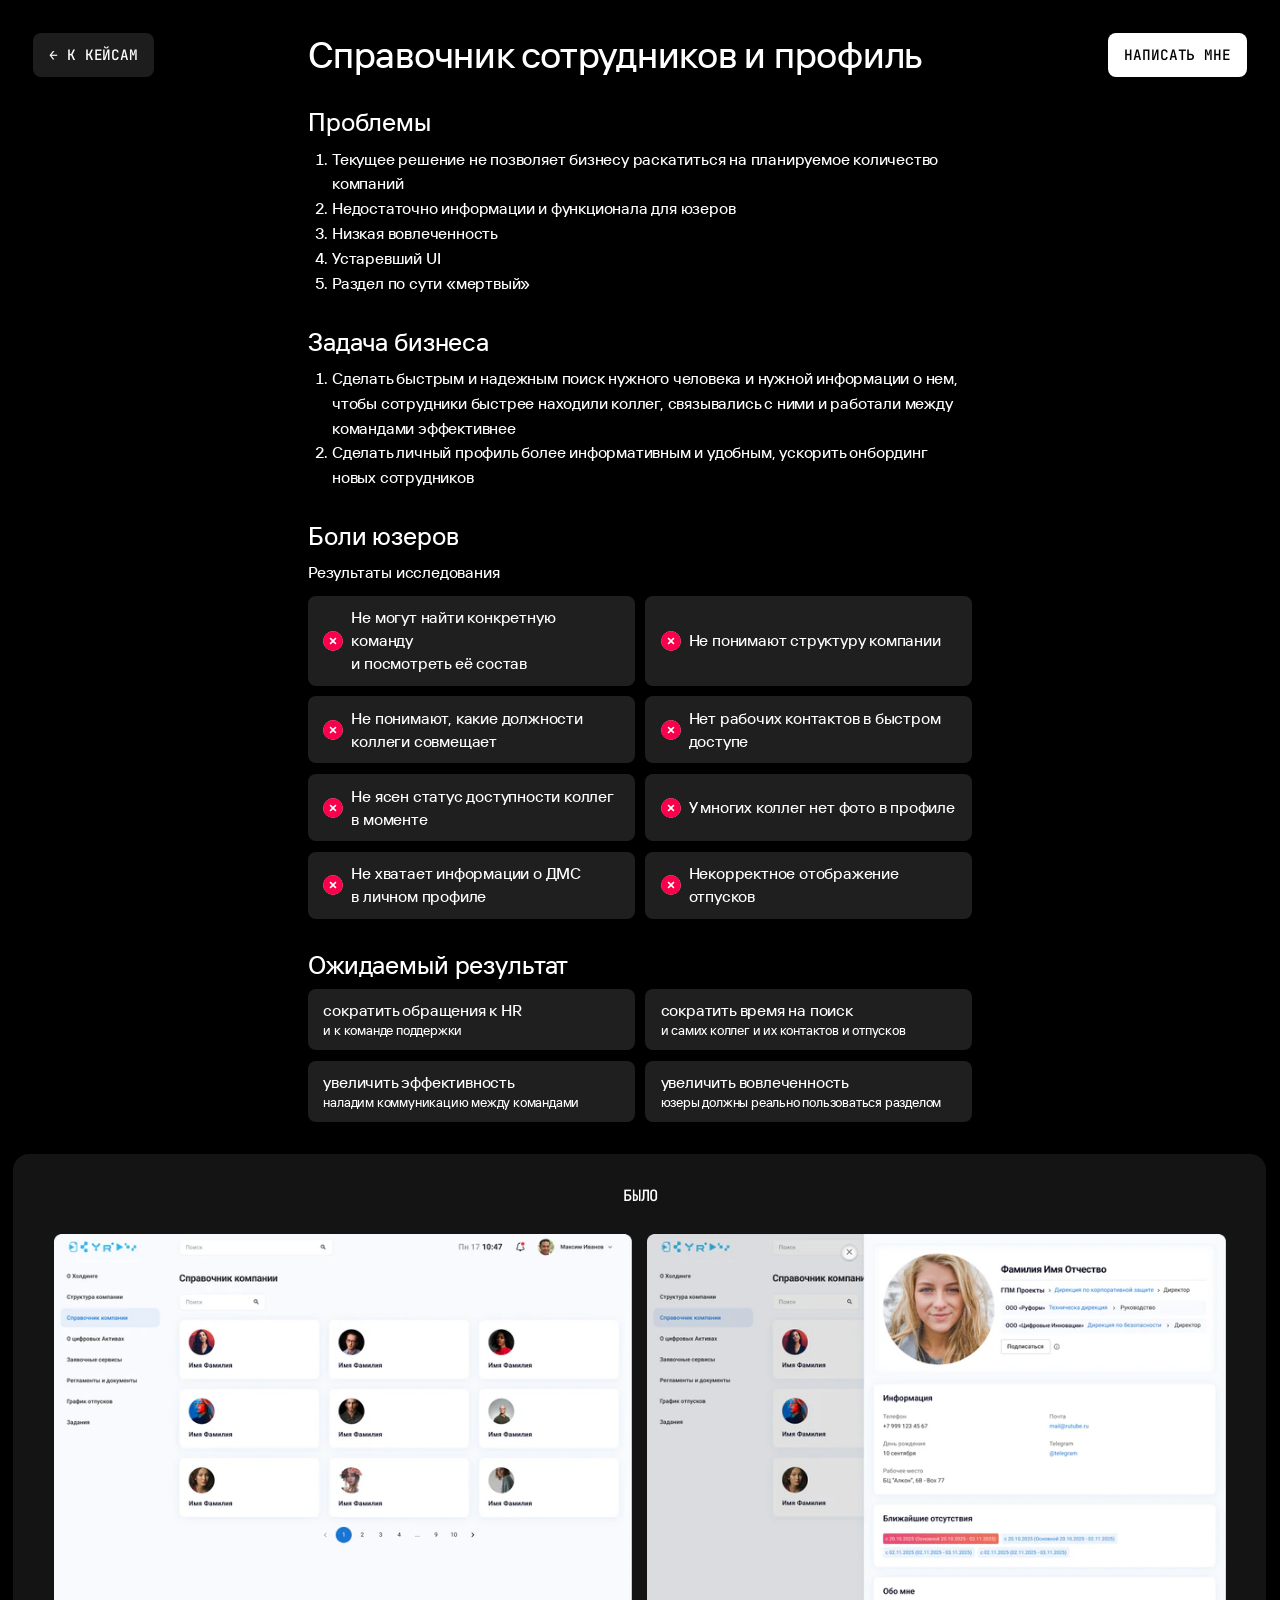
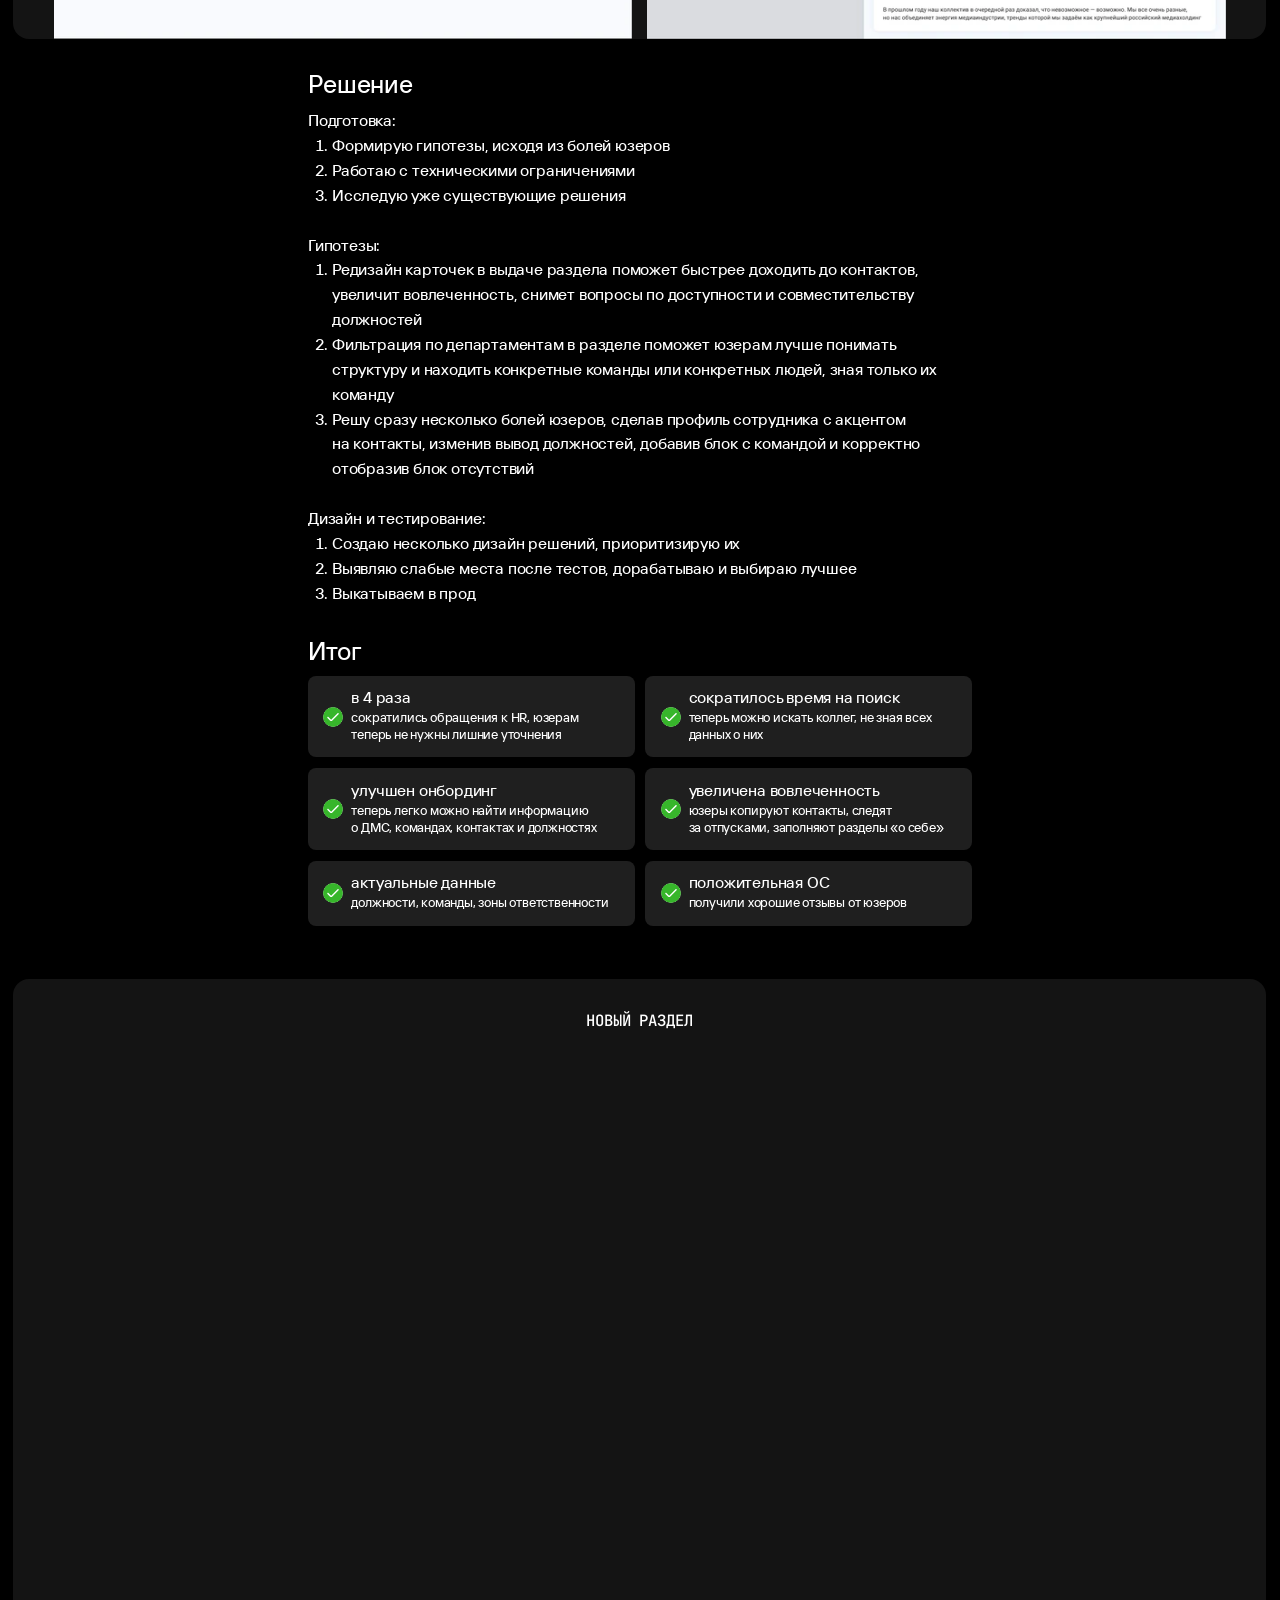
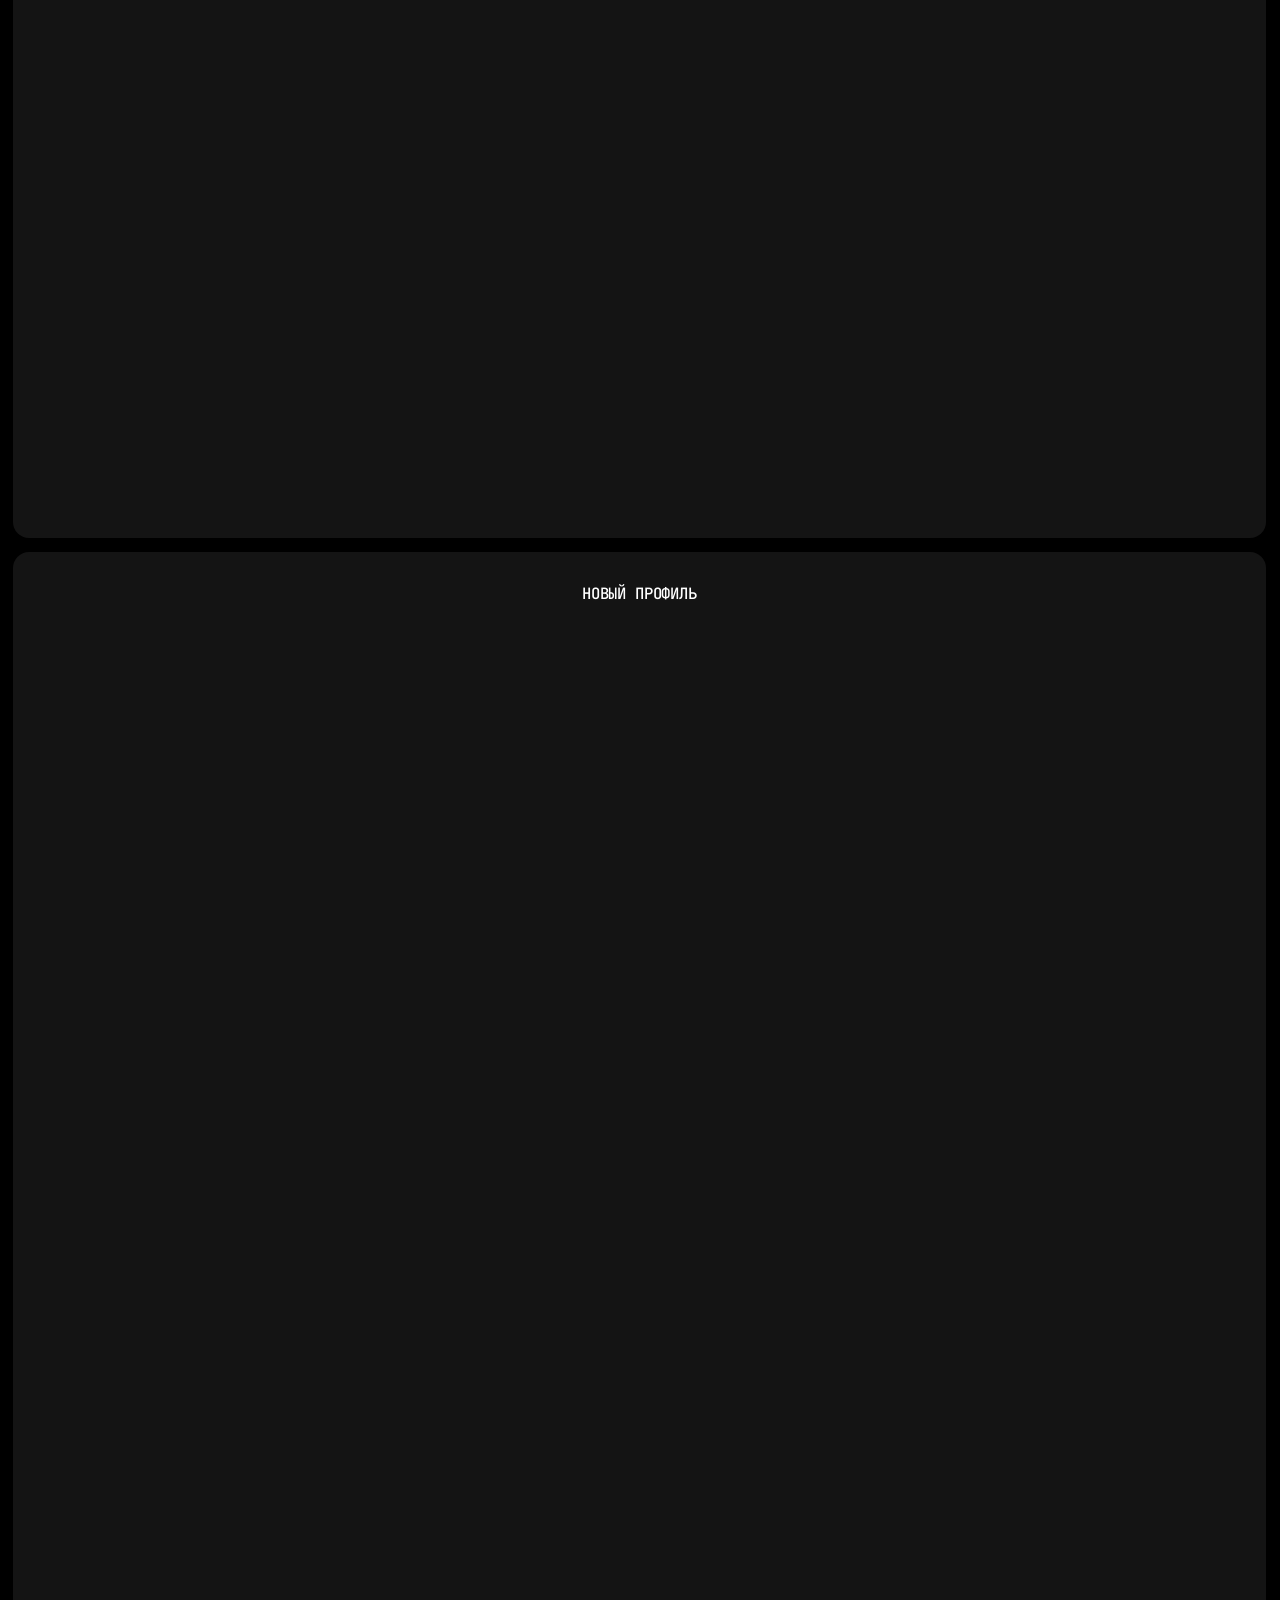
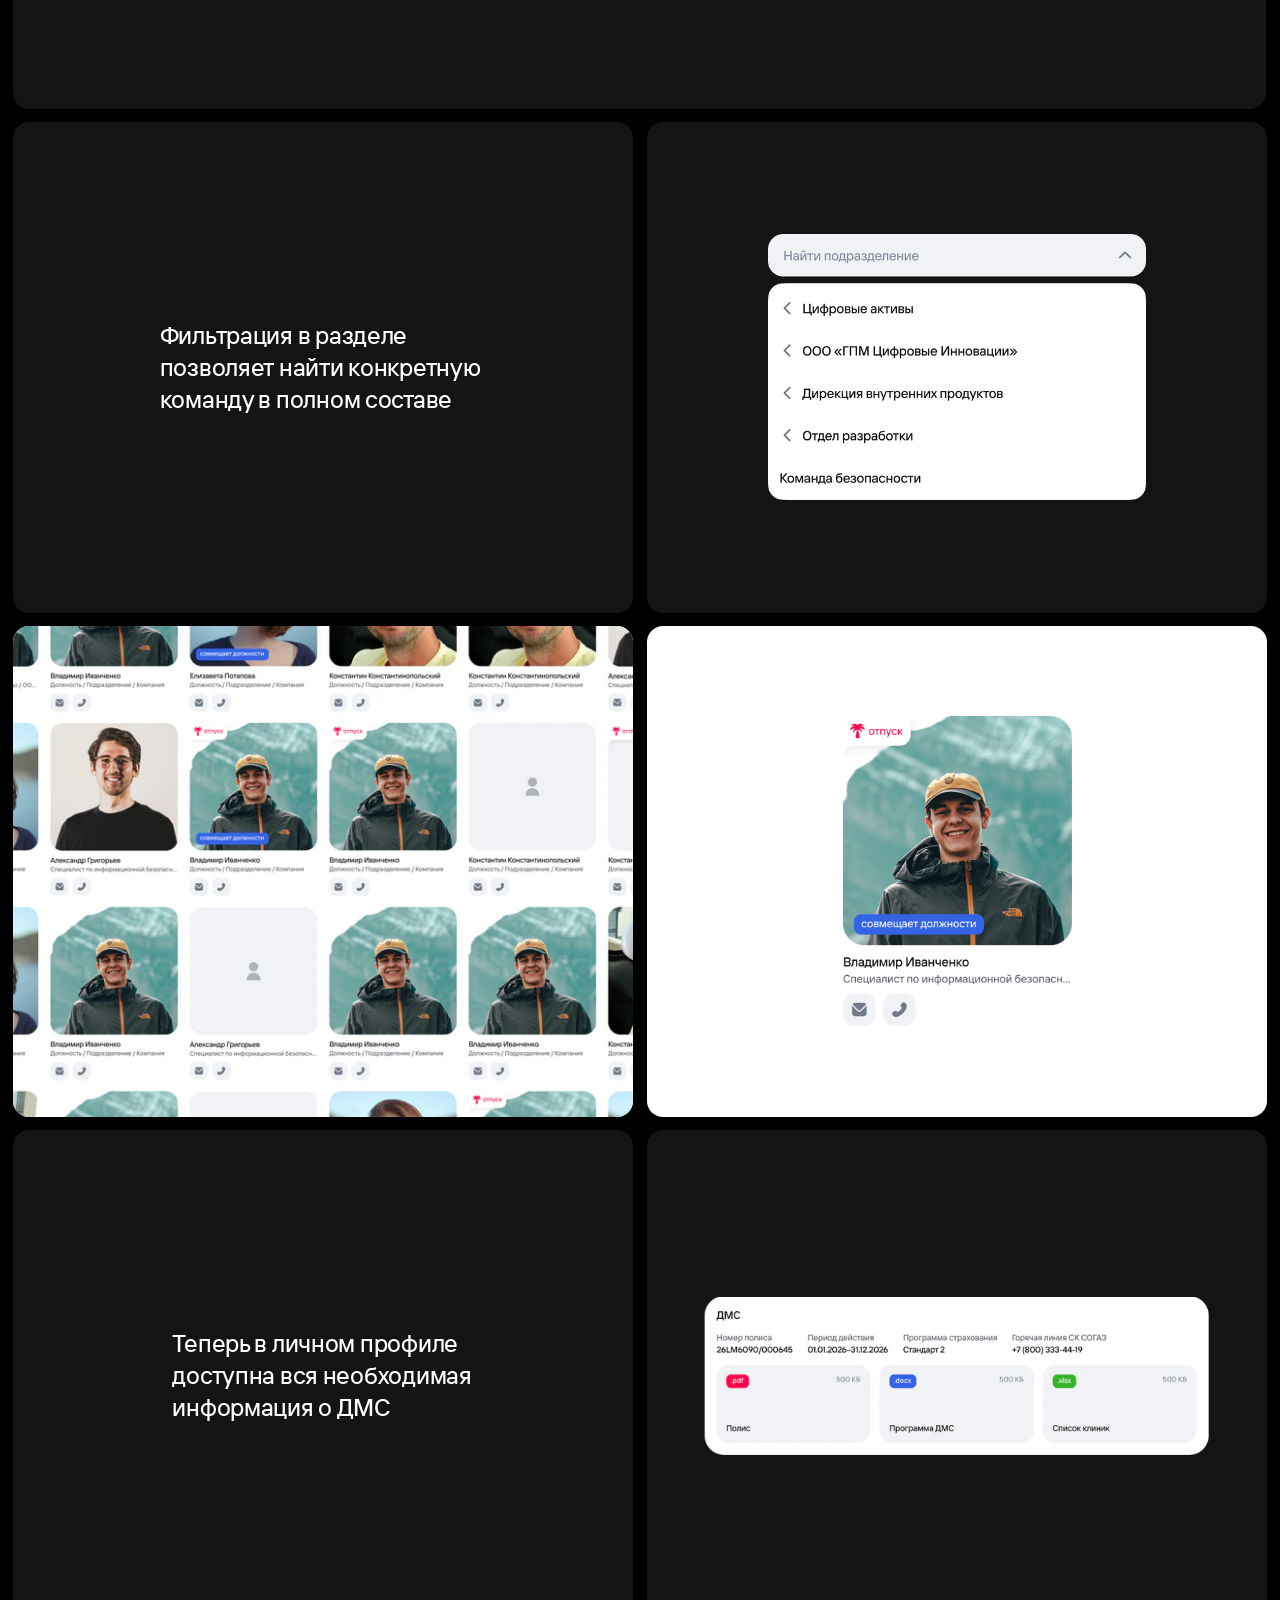
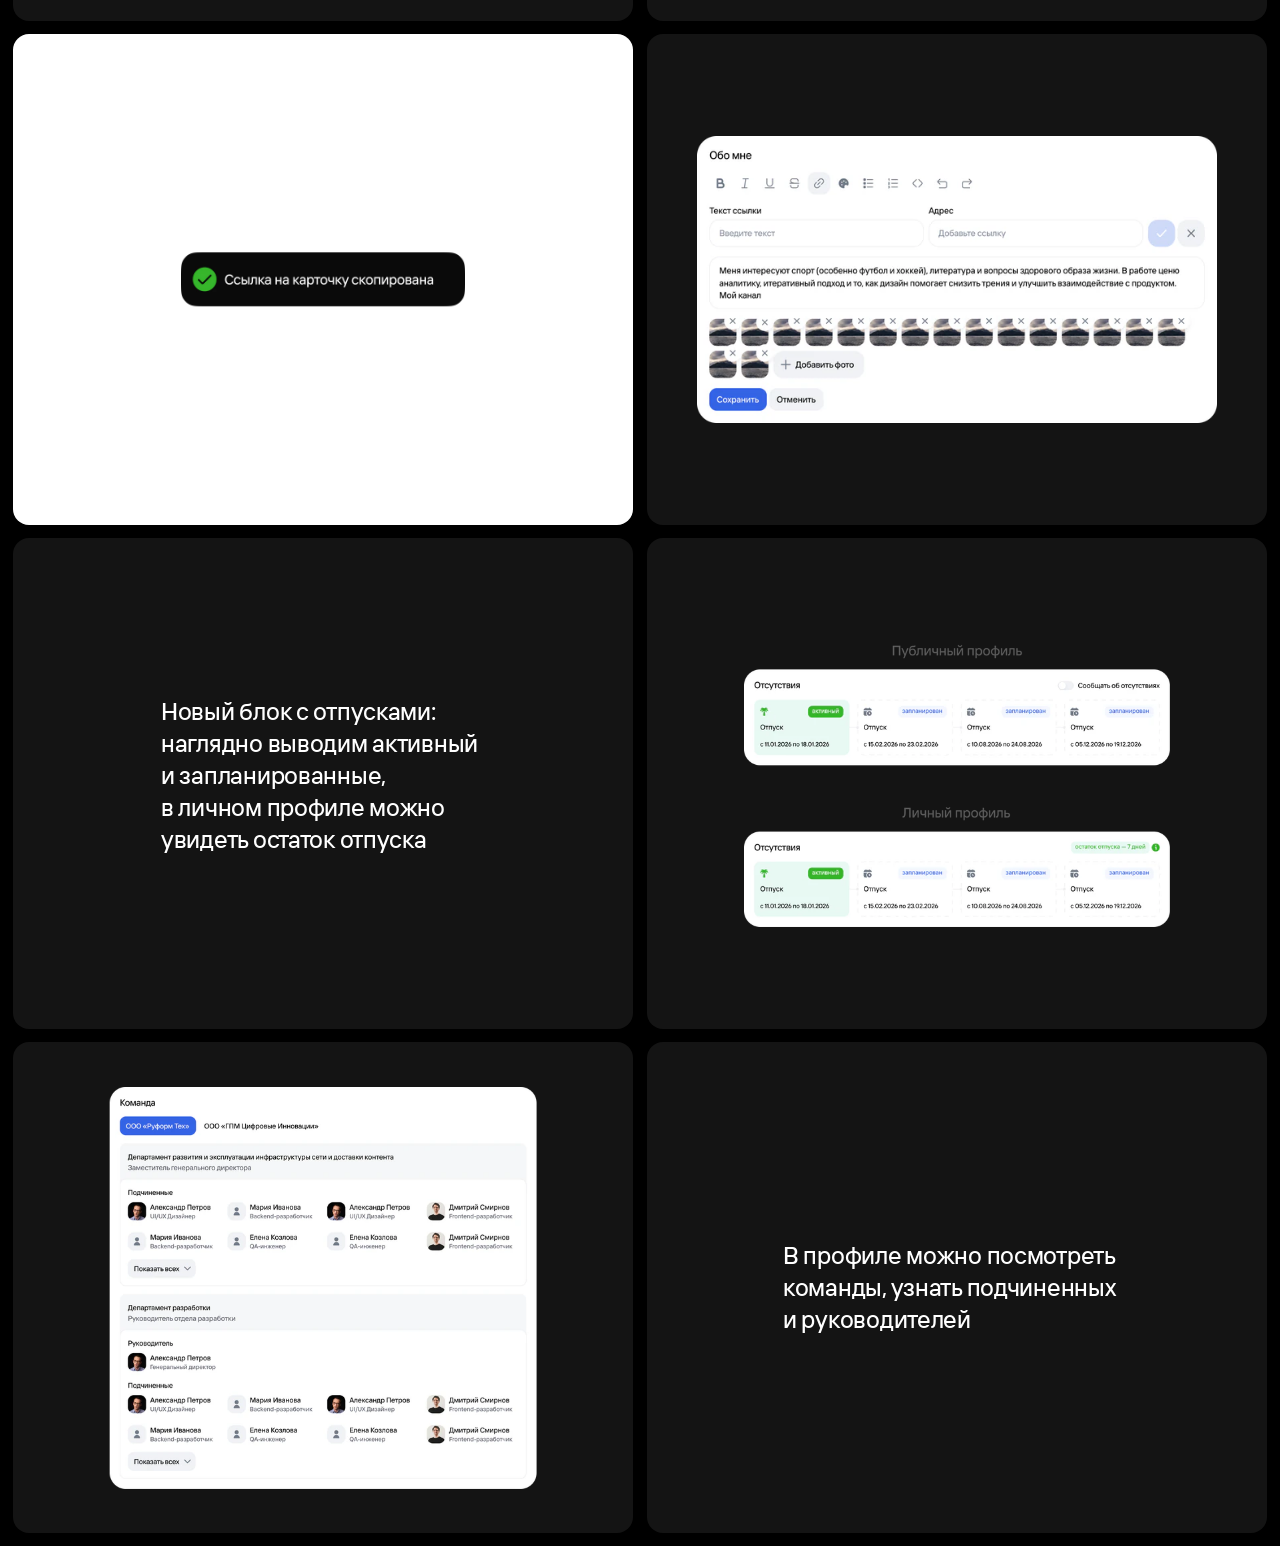
<file: employee-directory.html>
<!doctype html>
<html lang="ru">
<head>
<meta charset="utf-8">
<meta name="viewport" content="width=device-width, initial-scale=1">
<title>Владимир Новиков – продуктовый дизайнер</title>
<link rel="icon" type="image/x-icon" sizes="16x16 32x32 48x48 64x64" href="favicon.ico?v=a7900eaa5960">
<link rel="icon" type="image/png" sizes="64x64" href="favicon-64-52b115e67864.png">
<link rel="apple-touch-icon" sizes="180x180" href="apple-touch-icon-561768fd2022.png">
<link rel="preload" href="assets/for-gpt/tt-interphases-pro-medium-dc6a3a2d252f.woff2" as="font" type="font/woff2" crossorigin>
<link rel="preload" href="assets/for-gpt/jetbrains-mono-b0828b0c4cc0.woff2" as="font" type="font/woff2" crossorigin>
<link rel="stylesheet" href="style.css?v=74edb4ac3b9f">
</head>
<body class="case-page">
<header class="case-nav mono"><a class="button back" href="cases.html">← к кейсам</a><a class="button" href="https://t.me/novichoken" target="_blank" rel="noopener noreferrer">Написать мне</a></header>
<main class="case-main">
<div class="reading"><h1 class="case-title">Справочник сотрудников и профиль</h1></div>
<section class="reading story"><h2 class="section-title">Проблемы</h2>
  <ol style="display: block; line-height: 0; list-style-type: decimal; min-width: 100%; position: relative; flex-shrink: 0; font-size: calc(24 * var(--unit)); letter-spacing: calc(-0.2997 * var(--unit)); width: min-content" data-node-id="888:11444" start="1">
    <li style="margin-bottom: 0; margin-inline-start: calc(36 * var(--unit))"><span style="line-height: calc(37.3 * var(--unit))">Текущее решение не позволяет бизнесу раскатиться на планируемое количество компаний</span></li>
    <li style="margin-bottom: 0; margin-inline-start: calc(36 * var(--unit))"><span style="line-height: calc(37.3 * var(--unit))">Недостаточно информации и функционала для юзеров</span></li>
    <li style="margin-bottom: 0; margin-inline-start: calc(36 * var(--unit))"><span style="line-height: calc(37.3 * var(--unit))">Низкая вовлеченность</span></li>
    <li style="margin-bottom: 0; margin-inline-start: calc(36 * var(--unit))"><span style="line-height: calc(37.3 * var(--unit))">Устаревший UI</span></li>
    <li style="margin-inline-start: calc(36 * var(--unit))"><span style="line-height: calc(37.3 * var(--unit))">Раздел по сути «мертвый»</span></li>
  </ol>
</section>
<section class="reading story"><h2 class="section-title">Задача бизнеса</h2>
  <ol style="display: block; line-height: 0; list-style-type: decimal; position: relative; flex-shrink: 0; font-size: calc(24 * var(--unit)); letter-spacing: calc(-0.2997 * var(--unit)); width: 100%" data-node-id="888:11447" start="1">
    <li style="margin-bottom: 0; margin-inline-start: calc(36 * var(--unit))"><span style="line-height: calc(37.3 * var(--unit))">Сделать быстрым и надежным поиск нужного человека и нужной информации о нем, чтобы сотрудники быстрее находили коллег, связывались с ними и работали между командами эффективнее</span></li>
    <li style="margin-inline-start: calc(36 * var(--unit))"><span style="line-height: calc(37.3 * var(--unit))">Сделать личный профиль более информативным и удобным, ускорить онбординг новых сотрудников</span></li>
  </ol>
</section>
<section class="reading story"><h2 class="section-title">Боли юзеров</h2>
  <div style="align-content: stretch; display: flex; flex-direction: column; gap: calc(16 * var(--unit)); align-items: flex-start; position: relative; flex-shrink: 0; width: 100%" data-node-id="888:11450">
    <p style="overflow-wrap: break-word; font-family: var(--sans); line-height: calc(37.3 * var(--unit)); font-style: normal; position: relative; flex-shrink: 0; font-size: calc(24 * var(--unit)); color: #fff; letter-spacing: calc(-0.2997 * var(--unit)); width: 100%" data-node-id="888:11451">Результаты исследования</p>
    <div class="metric-row" style="align-content: stretch; display: flex; gap: calc(16 * var(--unit)); align-items: flex-start; position: relative; flex-shrink: 0; width: 100%" data-node-id="888:11452">
      <div class="metric" style="background: rgba(255,255,255,0.12); align-content: stretch; display: flex; flex: 1 0 0; gap: calc(12 * var(--unit)); align-items: center; min-width: 0; padding-inline: calc(23 * var(--unit)); padding-block: calc(16 * var(--unit)); position: relative; border-radius: calc(12 * var(--unit))" data-node-id="888:11453">
        <div class="metric-icon" style="position: relative; flex-shrink: 0; width: calc(30 * var(--unit)); height: calc(30 * var(--unit))" data-node-id="892:29442" data-name="circle-xmark">
          <img style="position: absolute; display: block; inset: 0; max-width: none; width: 100%; height: 100%" alt="" src="assets/for-gpt/8f5b6.svg" loading="lazy" decoding="async">
        </div>
        <div style="overflow-wrap: break-word; display: flex; flex-direction: column; font-family: var(--sans); justify-content: center; line-height: 0; font-style: normal; position: relative; flex-shrink: 0; font-size: calc(24 * var(--unit)); color: #fff; letter-spacing: calc(-0.3 * var(--unit)); width: calc(402 * var(--unit))" data-node-id="888:11455">
          <p style="line-height: calc(34.3 * var(--unit)); white-space: pre-wrap">Не могут найти конкретную команду <br aria-hidden="true">и посмотреть её состав</p>
        </div>
      </div>
      <div class="metric" style="background: rgba(255,255,255,0.12); align-content: stretch; display: flex; flex: 1 0 0; gap: calc(12 * var(--unit)); align-items: center; min-width: 0; padding-inline: calc(23 * var(--unit)); padding-block: calc(16 * var(--unit)); position: relative; border-radius: calc(12 * var(--unit)); align-self: stretch" data-node-id="888:11456">
        <div class="metric-icon" style="position: relative; flex-shrink: 0; width: calc(30 * var(--unit)); height: calc(30 * var(--unit))" data-node-id="892:29412" data-name="circle-xmark">
          <img style="position: absolute; display: block; inset: 0; max-width: none; width: 100%; height: 100%" alt="" src="assets/for-gpt/8f5b6.svg" loading="lazy" decoding="async">
        </div>
        <div style="overflow-wrap: break-word; display: flex; flex-direction: column; font-family: var(--sans); justify-content: center; line-height: 0; font-style: normal; position: relative; flex-shrink: 0; font-size: calc(24 * var(--unit)); color: #fff; letter-spacing: calc(-0.3 * var(--unit)); width: calc(402 * var(--unit))" data-node-id="888:11458">
          <p style="line-height: calc(34.3 * var(--unit))">Не понимают структуру компании</p>
        </div>
      </div>
    </div>
    <div class="metric-row" style="align-content: stretch; display: flex; gap: calc(16 * var(--unit)); align-items: flex-start; position: relative; flex-shrink: 0; width: 100%" data-node-id="888:11459">
      <div class="metric" style="background: rgba(255,255,255,0.12); align-content: stretch; display: flex; flex: 1 0 0; gap: calc(12 * var(--unit)); align-items: center; min-width: 0; padding-inline: calc(23 * var(--unit)); padding-block: calc(16 * var(--unit)); position: relative; border-radius: calc(12 * var(--unit))" data-node-id="888:11460">
        <div class="metric-icon" style="position: relative; flex-shrink: 0; width: calc(30 * var(--unit)); height: calc(30 * var(--unit))" data-node-id="892:29444" data-name="circle-xmark">
          <img style="position: absolute; display: block; inset: 0; max-width: none; width: 100%; height: 100%" alt="" src="assets/for-gpt/8f5b6.svg" loading="lazy" decoding="async">
        </div>
        <div style="overflow-wrap: break-word; display: flex; flex-direction: column; font-family: var(--sans); justify-content: center; line-height: 0; font-style: normal; position: relative; flex-shrink: 0; font-size: calc(24 * var(--unit)); color: #fff; letter-spacing: calc(-0.3 * var(--unit)); width: calc(402 * var(--unit))" data-node-id="888:11462">
          <p style="line-height: calc(34.3 * var(--unit))">Не понимают, какие должности коллеги совмещает</p>
        </div>
      </div>
      <div class="metric" style="background: rgba(255,255,255,0.12); align-content: stretch; display: flex; flex: 1 0 0; gap: calc(12 * var(--unit)); align-items: center; min-width: 0; padding-inline: calc(23 * var(--unit)); padding-block: calc(16 * var(--unit)); position: relative; border-radius: calc(12 * var(--unit)); align-self: stretch" data-node-id="888:11463">
        <div class="metric-icon" style="position: relative; flex-shrink: 0; width: calc(30 * var(--unit)); height: calc(30 * var(--unit))" data-node-id="892:29410" data-name="circle-xmark">
          <img style="position: absolute; display: block; inset: 0; max-width: none; width: 100%; height: 100%" alt="" src="assets/for-gpt/8f5b6.svg" loading="lazy" decoding="async">
        </div>
        <div style="overflow-wrap: break-word; display: flex; flex-direction: column; font-family: var(--sans); justify-content: center; line-height: 0; font-style: normal; position: relative; flex-shrink: 0; font-size: calc(24 * var(--unit)); color: #fff; letter-spacing: calc(-0.3 * var(--unit)); width: calc(402 * var(--unit))" data-node-id="888:11465">
          <p style="line-height: calc(34.3 * var(--unit))">Нет рабочих контактов в быстром доступе</p>
        </div>
      </div>
    </div>
    <div class="metric-row" style="align-content: stretch; display: flex; gap: calc(16 * var(--unit)); align-items: flex-start; position: relative; flex-shrink: 0; width: 100%" data-node-id="888:11466">
      <div class="metric" style="background: rgba(255,255,255,0.12); align-content: stretch; display: flex; flex: 1 0 0; gap: calc(12 * var(--unit)); align-items: center; min-width: 0; padding-inline: calc(23 * var(--unit)); padding-block: calc(16 * var(--unit)); position: relative; border-radius: calc(12 * var(--unit))" data-node-id="888:11467">
        <div class="metric-icon" style="position: relative; flex-shrink: 0; width: calc(30 * var(--unit)); height: calc(30 * var(--unit))" data-node-id="892:29414" data-name="circle-xmark">
          <img style="position: absolute; display: block; inset: 0; max-width: none; width: 100%; height: 100%" alt="" src="assets/for-gpt/8f5b6.svg" loading="lazy" decoding="async">
        </div>
        <div style="overflow-wrap: break-word; display: flex; flex-direction: column; font-family: var(--sans); justify-content: center; line-height: 0; font-style: normal; position: relative; flex-shrink: 0; font-size: calc(24 * var(--unit)); color: #fff; letter-spacing: calc(-0.3 * var(--unit)); width: calc(402 * var(--unit))" data-node-id="888:11469">
          <p style="line-height: calc(34.3 * var(--unit))">Не ясен статус доступности коллег<br aria-hidden="true">в моменте</p>
        </div>
      </div>
      <div class="metric" style="background: rgba(255,255,255,0.12); align-content: stretch; display: flex; flex: 1 0 0; gap: calc(12 * var(--unit)); align-items: center; min-width: 0; padding-inline: calc(23 * var(--unit)); padding-block: calc(16 * var(--unit)); position: relative; border-radius: calc(12 * var(--unit)); align-self: stretch" data-node-id="888:11470">
        <div class="metric-icon" style="position: relative; flex-shrink: 0; width: calc(30 * var(--unit)); height: calc(30 * var(--unit))" data-node-id="892:29408" data-name="circle-xmark">
          <img style="position: absolute; display: block; inset: 0; max-width: none; width: 100%; height: 100%" alt="" src="assets/for-gpt/8f5b6.svg" loading="lazy" decoding="async">
        </div>
        <div style="overflow-wrap: break-word; display: flex; flex-direction: column; font-family: var(--sans); justify-content: center; line-height: 0; font-style: normal; position: relative; flex-shrink: 0; font-size: calc(24 * var(--unit)); color: #fff; letter-spacing: calc(-0.3 * var(--unit)); width: calc(402 * var(--unit))" data-node-id="888:11472">
          <p style="line-height: calc(34.3 * var(--unit))">У многих коллег нет фото в профиле</p>
        </div>
      </div>
    </div>
    <div class="metric-row" style="align-content: stretch; display: flex; gap: calc(16 * var(--unit)); align-items: flex-start; position: relative; flex-shrink: 0; width: 100%" data-node-id="888:11473">
      <div class="metric" style="background: rgba(255,255,255,0.12); align-content: stretch; display: flex; flex: 1 0 0; gap: calc(12 * var(--unit)); align-items: center; min-width: 0; padding-inline: calc(23 * var(--unit)); padding-block: calc(16 * var(--unit)); position: relative; border-radius: calc(12 * var(--unit))" data-node-id="888:11474">
        <div class="metric-icon" style="position: relative; flex-shrink: 0; width: calc(30 * var(--unit)); height: calc(30 * var(--unit))" data-node-id="892:29426" data-name="circle-xmark">
          <img style="position: absolute; display: block; inset: 0; max-width: none; width: 100%; height: 100%" alt="" src="assets/for-gpt/8f5b6.svg" loading="lazy" decoding="async">
        </div>
        <div style="overflow-wrap: break-word; display: flex; flex-direction: column; font-family: var(--sans); justify-content: center; line-height: 0; font-style: normal; position: relative; flex-shrink: 0; font-size: calc(24 * var(--unit)); color: #fff; letter-spacing: calc(-0.3 * var(--unit)); width: calc(402 * var(--unit))" data-node-id="888:11476">
          <p style="line-height: calc(34.3 * var(--unit))">Не хватает информации о ДМC<br aria-hidden="true">в личном профиле</p>
        </div>
      </div>
      <div class="metric" style="background: rgba(255,255,255,0.12); align-content: stretch; display: flex; flex: 1 0 0; gap: calc(12 * var(--unit)); align-items: center; min-width: 0; padding-inline: calc(23 * var(--unit)); padding-block: calc(16 * var(--unit)); position: relative; border-radius: calc(12 * var(--unit)); align-self: stretch" data-node-id="888:11477">
        <div class="metric-icon" style="position: relative; flex-shrink: 0; width: calc(30 * var(--unit)); height: calc(30 * var(--unit))" data-node-id="892:29422" data-name="circle-xmark">
          <img style="position: absolute; display: block; inset: 0; max-width: none; width: 100%; height: 100%" alt="" src="assets/for-gpt/8f5b6.svg" loading="lazy" decoding="async">
        </div>
        <div style="overflow-wrap: break-word; display: flex; flex-direction: column; font-family: var(--sans); justify-content: center; line-height: 0; font-style: normal; position: relative; flex-shrink: 0; font-size: calc(24 * var(--unit)); color: #fff; letter-spacing: calc(-0.3 * var(--unit)); width: calc(402 * var(--unit))" data-node-id="888:11479">
          <p style="line-height: calc(34.3 * var(--unit))">Некорректное отображение отпусков</p>
        </div>
      </div>
    </div>
  </div>
</section>
<section class="reading story"><h2 class="section-title">Ожидаемый результат</h2>
  <div class="metric-row" style="align-content: stretch; display: flex; gap: calc(16 * var(--unit)); align-items: flex-start; position: relative; flex-shrink: 0; width: 100%" data-node-id="888:11482">
    <div class="metric" style="background: rgba(255,255,255,0.12); align-content: stretch; display: flex; flex: 1 0 0; flex-direction: column; align-items: flex-start; min-width: 0; padding-inline: calc(23 * var(--unit)); padding-block: calc(16 * var(--unit)); position: relative; border-radius: calc(12 * var(--unit))" data-node-id="888:11483">
      <p style="line-height: calc(34.3 * var(--unit)); position: relative; flex-shrink: 0; font-size: calc(24 * var(--unit)); letter-spacing: calc(-0.3 * var(--unit)); width: 100%" data-node-id="888:11484">сократить обращения к HR </p>
      <p class="metric-description" style="line-height: calc(25.3 * var(--unit)); position: relative; flex-shrink: 0; font-size: calc(20 * var(--unit)); letter-spacing: calc(-0.2997 * var(--unit)); width: 100%" data-node-id="888:11485">и к команде поддержки</p>
    </div>
    <div class="metric" style="background: rgba(255,255,255,0.12); align-content: stretch; display: flex; flex: 1 0 0; flex-direction: column; align-items: flex-start; min-width: 0; padding-inline: calc(23 * var(--unit)); padding-block: calc(16 * var(--unit)); position: relative; border-radius: calc(12 * var(--unit))" data-node-id="888:11486">
      <p style="line-height: calc(34.3 * var(--unit)); position: relative; flex-shrink: 0; font-size: calc(24 * var(--unit)); letter-spacing: calc(-0.3 * var(--unit)); width: 100%" data-node-id="888:11487">сократить время на поиск</p>
      <p class="metric-description" style="line-height: calc(25.3 * var(--unit)); position: relative; flex-shrink: 0; font-size: calc(20 * var(--unit)); letter-spacing: calc(-0.2997 * var(--unit)); width: 100%" data-node-id="888:11488">и самих коллег и их контактов и отпусков</p>
    </div>
  </div>
  <div class="metric-row" style="align-content: stretch; display: flex; gap: calc(16 * var(--unit)); align-items: flex-start; position: relative; flex-shrink: 0; width: 100%" data-node-id="888:11489">
    <div class="metric" style="background: rgba(255,255,255,0.12); align-content: stretch; display: flex; flex: 1 0 0; flex-direction: column; align-items: flex-start; min-width: 0; padding-inline: calc(23 * var(--unit)); padding-block: calc(16 * var(--unit)); position: relative; border-radius: calc(12 * var(--unit))" data-node-id="888:11490">
      <p style="line-height: calc(34.3 * var(--unit)); position: relative; flex-shrink: 0; font-size: calc(24 * var(--unit)); letter-spacing: calc(-0.3 * var(--unit)); width: 100%" data-node-id="888:11491">увеличить эффективность</p>
      <p class="metric-description" style="line-height: calc(25.3 * var(--unit)); position: relative; flex-shrink: 0; font-size: calc(20 * var(--unit)); letter-spacing: calc(-0.2997 * var(--unit)); width: 100%" data-node-id="888:11492">наладим коммуникацию между командами</p>
    </div>
    <div class="metric" style="background: rgba(255,255,255,0.12); align-content: stretch; display: flex; flex: 1 0 0; flex-direction: column; align-items: flex-start; min-width: 0; padding-inline: calc(23 * var(--unit)); padding-block: calc(16 * var(--unit)); position: relative; border-radius: calc(12 * var(--unit))" data-node-id="888:11493">
      <p style="line-height: calc(34.3 * var(--unit)); position: relative; flex-shrink: 0; font-size: calc(24 * var(--unit)); letter-spacing: calc(-0.3 * var(--unit)); width: 100%" data-node-id="888:11494">увеличить вовлеченность</p>
      <p class="metric-description" style="line-height: calc(25.3 * var(--unit)); position: relative; flex-shrink: 0; font-size: calc(20 * var(--unit)); letter-spacing: calc(-0.2997 * var(--unit)); width: 100%" data-node-id="888:11495">юзеры должны реально пользоваться разделом</p>
    </div>
  </div>
</section>
<figure class="scene" style="aspect-ratio: 1880 / 727">
<div class="scene-canvas" style="--unit: calc(100cqw / 1880)">
  <div class="scene-root" style="background: rgba(255,255,255,0.08); overflow: hidden; position: relative; border-radius: calc(24 * var(--unit)); flex-shrink: 0" data-node-id="888:11496">
    <p style="overflow-wrap: break-word; position: absolute; font-family: var(--mono); font-weight: 500; line-height: calc(33.5 * var(--unit)); left: calc(50% + calc(28 * var(--unit))); overflow: hidden; font-size: calc(23.45 * var(--unit)); text-overflow: ellipsis; text-align: right; color: #fff; top: calc(47.15 * var(--unit)); letter-spacing: calc(-0.2391 * var(--unit)); text-transform: uppercase; white-space: nowrap; transform: translate(-100%, 0)" data-node-id="888:11497">было</p>
    <div style="position: absolute; align-content: stretch; display: flex; align-items: center; justify-content: space-between; left: calc(61 * var(--unit)); top: calc(120 * var(--unit)); width: calc(1758 * var(--unit))" data-node-id="896:67308">
      <div style="height: calc(607 * var(--unit)); position: relative; flex-shrink: 0; width: calc(868 * var(--unit))" data-node-id="896:67311" data-name="1440 - Страница сотрудника-1 1 1">
        <img style="position: absolute; inset: 0; max-width: none; object-fit: cover; pointer-events: none; width: 100%; height: 100%" alt="" src="assets/for-gpt/da70d-1280-ea0fbe94c55f.webp" srcset="assets/for-gpt/da70d-640-ac3f9f69f0d5.webp 640w, assets/for-gpt/da70d-1280-ea0fbe94c55f.webp 1280w, assets/for-gpt/da70d-1920-d67feec35a1f.webp 1920w, assets/for-gpt/da70d-3472-f2b850351d66.webp 3472w" sizes="(max-width: 700px) calc(46.1685vw - 11.0804px), 45.2083vw" width="3472" height="2428" loading="lazy" decoding="async">
      </div>
      <div style="height: calc(607 * var(--unit)); position: relative; flex-shrink: 0; width: calc(868 * var(--unit))" data-node-id="896:67312" data-name="1440 - Страница сотрудника 1 1">
        <img style="position: absolute; inset: 0; max-width: none; object-fit: cover; pointer-events: none; width: 100%; height: 100%" alt="" src="assets/for-gpt/6025c-1280-fdd06e890483.webp" srcset="assets/for-gpt/6025c-640-dd9c0cc0f4d5.webp 640w, assets/for-gpt/6025c-1280-fdd06e890483.webp 1280w, assets/for-gpt/6025c-1920-deb5f56d4984.webp 1920w, assets/for-gpt/6025c-3472-1804ee8c0d01.webp 3472w" sizes="(max-width: 700px) calc(46.1685vw - 11.0804px), 45.2083vw" width="3472" height="2428" loading="lazy" decoding="async">
      </div>
    </div>
  </div>
</div>
</figure>
<section class="reading story"><h2 class="section-title">Решение</h2>
  <div style="align-content: stretch; display: flex; flex-direction: column; align-items: flex-start; position: relative; flex-shrink: 0; width: 100%" data-node-id="888:11899">
    <div style="overflow-wrap: break-word; font-family: var(--sans); line-height: 0; font-style: normal; position: relative; flex-shrink: 0; font-size: calc(24 * var(--unit)); color: #fff; letter-spacing: calc(-0.2997 * var(--unit)); width: 100%" data-node-id="888:11900">
      <p style="line-height: calc(37.3 * var(--unit)); margin-bottom: 0; white-space: pre-wrap">Подготовка: </p>
      <ol style="list-style-type: decimal; margin-bottom: 0" start="1">
        <li style="margin-bottom: 0; margin-inline-start: calc(36 * var(--unit))"><span style="line-height: calc(37.3 * var(--unit))">Формирую гипотезы, исходя из болей юзеров</span></li>
        <li style="margin-bottom: 0; margin-inline-start: calc(36 * var(--unit))"><span style="line-height: calc(37.3 * var(--unit))">Работаю с техническими ограничениями</span></li>
        <li style="margin-inline-start: calc(36 * var(--unit))"><span style="line-height: calc(37.3 * var(--unit))">Исследую уже существующие решения </span></li>
      </ol>
      <p style="line-height: calc(37.3 * var(--unit)); margin-bottom: 0; white-space: pre-wrap">​</p>
      <p style="line-height: calc(37.3 * var(--unit)); margin-bottom: 0; white-space: pre-wrap">Гипотезы: </p>
      <ol style="list-style-type: decimal; margin-bottom: 0" start="1">
        <li style="margin-bottom: 0; margin-inline-start: calc(36 * var(--unit))"><span style="line-height: calc(37.3 * var(--unit))">Редизайн карточек в выдаче раздела поможет быстрее доходить до контактов, увеличит вовлеченность, снимет вопросы по доступности и совместительству должностей</span></li>
        <li style="margin-bottom: 0; margin-inline-start: calc(36 * var(--unit))"><span style="line-height: calc(37.3 * var(--unit))">Фильтрация по департаментам в разделе поможет юзерам лучше понимать структуру и находить конкретные команды или конкретных людей, зная только их команду</span></li>
        <li style="margin-inline-start: calc(36 * var(--unit)); white-space: pre-wrap"><span style="line-height: calc(37.3 * var(--unit))">Решу сразу несколько болей юзеров, сделав профиль сотрудника с акцентом <br aria-hidden="true">на контакты, изменив вывод должностей, добавив блок с командой и корректно отобразив блок отсутствий</span></li>
      </ol>
      <p style="line-height: calc(37.3 * var(--unit)); margin-bottom: 0; white-space: pre-wrap"><br aria-hidden="true">Дизайн и тестирование:</p>
      <ol style="list-style-type: decimal" start="1">
        <li style="margin-bottom: 0; margin-inline-start: calc(36 * var(--unit))"><span style="line-height: calc(37.3 * var(--unit))">Создаю несколько дизайн решений, приоритизирую их</span></li>
        <li style="margin-bottom: 0; margin-inline-start: calc(36 * var(--unit))"><span style="line-height: calc(37.3 * var(--unit))">Выявляю слабые места после тестов, дорабатываю и выбираю лучшее</span></li>
        <li style="margin-inline-start: calc(36 * var(--unit))"><span style="line-height: calc(37.3 * var(--unit))">Выкатываем в прод</span></li>
      </ol>
    </div>
  </div>
</section>
<section class="reading story"><h2 class="section-title">Итог</h2>
  <div class="metric-row" style="align-content: stretch; display: flex; gap: calc(16 * var(--unit)); align-items: flex-start; position: relative; flex-shrink: 0; width: 100%" data-node-id="888:11903">
    <div class="metric" style="background: rgba(255,255,255,0.12); align-content: stretch; display: flex; flex: 1 0 0; gap: calc(12 * var(--unit)); align-items: center; min-width: 0; padding-inline: calc(23 * var(--unit)); padding-block: calc(16 * var(--unit)); position: relative; border-radius: calc(12 * var(--unit))" data-node-id="888:11904">
      <div class="metric-icon" style="position: relative; flex-shrink: 0; width: calc(30 * var(--unit)); height: calc(30 * var(--unit))" data-node-id="892:29420" data-name="check-circle">
        <img style="position: absolute; display: block; inset: 0; max-width: none; width: 100%; height: 100%" alt="" src="assets/for-gpt/a650a.svg" loading="lazy" decoding="async">
      </div>
      <div style="overflow-wrap: break-word; align-content: stretch; display: flex; flex: 1 0 0; flex-direction: column; font-family: var(--sans); align-items: flex-start; min-width: 0; font-style: normal; padding-bottom: calc(6 * var(--unit)); position: relative; color: #fff" data-node-id="888:11906">
        <p style="line-height: calc(34.3 * var(--unit)); position: relative; flex-shrink: 0; font-size: calc(24 * var(--unit)); letter-spacing: calc(-0.3 * var(--unit)); width: 100%" data-node-id="888:11907">в 4 раза</p>
        <p class="metric-description" style="line-height: calc(25.3 * var(--unit)); position: relative; flex-shrink: 0; font-size: calc(20 * var(--unit)); letter-spacing: calc(-0.2997 * var(--unit)); width: 100%" data-node-id="888:11908">сократились обращения к HR, юзерам теперь не нужны лишние уточнения</p>
      </div>
    </div>
    <div class="metric" style="background: rgba(255,255,255,0.12); align-content: stretch; display: flex; flex: 1 0 0; gap: calc(12 * var(--unit)); align-items: center; min-width: 0; padding-inline: calc(23 * var(--unit)); padding-block: calc(16 * var(--unit)); position: relative; border-radius: calc(12 * var(--unit))" data-node-id="888:11909">
      <div class="metric-icon" style="position: relative; flex-shrink: 0; width: calc(30 * var(--unit)); height: calc(30 * var(--unit))" data-node-id="892:29450" data-name="check-circle">
        <img style="position: absolute; display: block; inset: 0; max-width: none; width: 100%; height: 100%" alt="" src="assets/for-gpt/a650a.svg" loading="lazy" decoding="async">
      </div>
      <div style="overflow-wrap: break-word; align-content: stretch; display: flex; flex: 1 0 0; flex-direction: column; font-family: var(--sans); align-items: flex-start; min-width: 0; font-style: normal; padding-bottom: calc(6 * var(--unit)); position: relative; color: #fff" data-node-id="888:11911">
        <p style="line-height: calc(34.3 * var(--unit)); position: relative; flex-shrink: 0; font-size: calc(24 * var(--unit)); letter-spacing: calc(-0.3 * var(--unit)); width: 100%" data-node-id="888:11912">сократилось время на поиск</p>
        <p class="metric-description" style="line-height: calc(25.3 * var(--unit)); position: relative; flex-shrink: 0; font-size: calc(20 * var(--unit)); letter-spacing: calc(-0.2997 * var(--unit)); width: 100%" data-node-id="888:11913">теперь можно искать коллег, не зная всех данных о них</p>
      </div>
    </div>
  </div>
  <div class="metric-row" style="align-content: stretch; display: flex; gap: calc(16 * var(--unit)); align-items: flex-start; position: relative; flex-shrink: 0; width: 100%" data-node-id="888:11914">
    <div class="metric" style="background: rgba(255,255,255,0.12); align-content: stretch; display: flex; flex: 1 0 0; gap: calc(12 * var(--unit)); align-items: center; min-width: 0; padding-inline: calc(23 * var(--unit)); padding-block: calc(16 * var(--unit)); position: relative; border-radius: calc(12 * var(--unit))" data-node-id="888:11915">
      <div class="metric-icon" style="position: relative; flex-shrink: 0; width: calc(30 * var(--unit)); height: calc(30 * var(--unit))" data-node-id="892:29430" data-name="check-circle">
        <img style="position: absolute; display: block; inset: 0; max-width: none; width: 100%; height: 100%" alt="" src="assets/for-gpt/a650a.svg" loading="lazy" decoding="async">
      </div>
      <div style="overflow-wrap: break-word; align-content: stretch; display: flex; flex: 1 0 0; flex-direction: column; font-family: var(--sans); align-items: flex-start; min-width: 0; font-style: normal; padding-bottom: calc(6 * var(--unit)); position: relative; color: #fff" data-node-id="888:11917">
        <p style="line-height: calc(34.3 * var(--unit)); position: relative; flex-shrink: 0; font-size: calc(24 * var(--unit)); letter-spacing: calc(-0.3 * var(--unit)); width: 100%" data-node-id="888:11918">улучшен онбординг</p>
        <p class="metric-description" style="line-height: calc(25.3 * var(--unit)); position: relative; flex-shrink: 0; font-size: calc(20 * var(--unit)); letter-spacing: calc(-0.2997 * var(--unit)); width: 100%; white-space: pre-wrap" data-node-id="888:11919">теперь легко можно найти информацию <br aria-hidden="true">о ДМС, командах, контактах и должностях</p>
      </div>
    </div>
    <div class="metric" style="background: rgba(255,255,255,0.12); align-content: stretch; display: flex; flex: 1 0 0; gap: calc(12 * var(--unit)); align-items: center; min-width: 0; padding-inline: calc(23 * var(--unit)); padding-block: calc(16 * var(--unit)); position: relative; border-radius: calc(12 * var(--unit))" data-node-id="888:11920">
      <div class="metric-icon" style="position: relative; flex-shrink: 0; width: calc(30 * var(--unit)); height: calc(30 * var(--unit))" data-node-id="892:29454" data-name="check-circle">
        <img style="position: absolute; display: block; inset: 0; max-width: none; width: 100%; height: 100%" alt="" src="assets/for-gpt/a650a.svg" loading="lazy" decoding="async">
      </div>
      <div style="overflow-wrap: break-word; align-content: stretch; display: flex; flex: 1 0 0; flex-direction: column; font-family: var(--sans); align-items: flex-start; min-width: 0; font-style: normal; padding-bottom: calc(6 * var(--unit)); position: relative; color: #fff" data-node-id="888:11922">
        <p style="line-height: calc(34.3 * var(--unit)); position: relative; flex-shrink: 0; font-size: calc(24 * var(--unit)); letter-spacing: calc(-0.3 * var(--unit)); width: 100%" data-node-id="888:11923">увеличена вовлеченность</p>
        <p class="metric-description" style="line-height: calc(25.3 * var(--unit)); position: relative; flex-shrink: 0; font-size: calc(20 * var(--unit)); letter-spacing: calc(-0.2997 * var(--unit)); width: 100%; white-space: pre-wrap" data-node-id="888:11924">юзеры копируют контакты, следят <br aria-hidden="true">за отпусками, заполняют разделы «о себе»</p>
      </div>
    </div>
  </div>
  <div class="metric-row" style="align-content: stretch; display: flex; gap: calc(16 * var(--unit)); align-items: flex-start; position: relative; flex-shrink: 0; width: 100%" data-node-id="888:11925">
    <div class="metric" style="background: rgba(255,255,255,0.12); align-content: stretch; display: flex; flex: 1 0 0; gap: calc(12 * var(--unit)); align-items: center; min-width: 0; padding-inline: calc(23 * var(--unit)); padding-block: calc(16 * var(--unit)); position: relative; border-radius: calc(12 * var(--unit))" data-node-id="888:11926">
      <div class="metric-icon" style="position: relative; flex-shrink: 0; width: calc(30 * var(--unit)); height: calc(30 * var(--unit))" data-node-id="892:29424" data-name="check-circle">
        <img style="position: absolute; display: block; inset: 0; max-width: none; width: 100%; height: 100%" alt="" src="assets/for-gpt/a650a.svg" loading="lazy" decoding="async">
      </div>
      <div style="overflow-wrap: break-word; align-content: stretch; display: flex; flex: 1 0 0; flex-direction: column; font-family: var(--sans); align-items: flex-start; min-width: 0; font-style: normal; padding-bottom: calc(6 * var(--unit)); position: relative; color: #fff" data-node-id="888:11928">
        <p style="line-height: calc(34.3 * var(--unit)); position: relative; flex-shrink: 0; font-size: calc(24 * var(--unit)); letter-spacing: calc(-0.3 * var(--unit)); width: 100%" data-node-id="888:11929">актуальные данные</p>
        <p class="metric-description" style="line-height: calc(25.3 * var(--unit)); position: relative; flex-shrink: 0; font-size: calc(20 * var(--unit)); letter-spacing: calc(-0.2997 * var(--unit)); width: 100%" data-node-id="888:11930">должности, команды, зоны ответственности</p>
      </div>
    </div>
    <div class="metric" style="background: rgba(255,255,255,0.12); align-content: stretch; display: flex; flex: 1 0 0; gap: calc(12 * var(--unit)); align-items: center; min-width: 0; padding-inline: calc(23 * var(--unit)); padding-block: calc(16 * var(--unit)); position: relative; border-radius: calc(12 * var(--unit))" data-node-id="888:11931">
      <div class="metric-icon" style="position: relative; flex-shrink: 0; width: calc(30 * var(--unit)); height: calc(30 * var(--unit))" data-node-id="892:29416" data-name="check-circle">
        <img style="position: absolute; display: block; inset: 0; max-width: none; width: 100%; height: 100%" alt="" src="assets/for-gpt/a650a.svg" loading="lazy" decoding="async">
      </div>
      <div style="overflow-wrap: break-word; align-content: stretch; display: flex; flex: 1 0 0; flex-direction: column; font-family: var(--sans); align-items: flex-start; min-width: 0; font-style: normal; padding-bottom: calc(6 * var(--unit)); position: relative; color: #fff" data-node-id="888:11933">
        <p style="line-height: calc(34.3 * var(--unit)); position: relative; flex-shrink: 0; font-size: calc(24 * var(--unit)); letter-spacing: calc(-0.3 * var(--unit)); width: 100%" data-node-id="888:11934">положительная ОС</p>
        <p class="metric-description" style="line-height: calc(25.3 * var(--unit)); position: relative; flex-shrink: 0; font-size: calc(20 * var(--unit)); letter-spacing: calc(-0.2997 * var(--unit)); width: 100%" data-node-id="888:11935">получили хорошие отзывы от юзеров</p>
      </div>
    </div>
  </div>
</section>
<div class="case-gallery">
<figure class="scene" style="aspect-ratio: 1880 / 1739">
<div class="scene-canvas" style="--unit: calc(100cqw / 1880)">
  <div class="scene-root" style="background: rgba(255,255,255,0.08); overflow: hidden; position: relative; border-radius: calc(24 * var(--unit)); flex-shrink: 0" data-node-id="888:11937">
    <div style="position: absolute; align-content: stretch; display: flex; flex-direction: column; gap: calc(41.292 * var(--unit)); height: calc(1692 * var(--unit)); align-items: center; left: calc(50% - calc(0.5 * var(--unit))); overflow: hidden; top: calc(47 * var(--unit)); width: calc(1455 * var(--unit)); transform: translate(-50%, 0)" data-node-id="888:11938" data-name="Component 1">
      <p style="overflow-wrap: break-word; font-family: var(--mono); font-weight: 500; line-height: calc(33.5 * var(--unit)); overflow: hidden; position: relative; flex-shrink: 0; font-size: calc(23.45 * var(--unit)); text-align: center; text-overflow: ellipsis; color: #fff; letter-spacing: calc(-0.2391 * var(--unit)); text-transform: uppercase; white-space: nowrap" data-node-id="888:11939">новый раздел</p>
      <div style="height: calc(1617 * var(--unit)); position: relative; flex-shrink: 0; width: calc(1455 * var(--unit))" data-node-id="896:67315" data-name="2568 1">
        <img style="position: absolute; inset: 0; max-width: none; object-fit: cover; pointer-events: none; width: 100%; height: 100%" alt="" src="assets/for-gpt/36617-1280-5572dd0cf2ec.webp" srcset="assets/for-gpt/36617-640-e8aaa8559fd7.webp 640w, assets/for-gpt/36617-1280-5572dd0cf2ec.webp 1280w, assets/for-gpt/36617-1920-019a1a238a95.webp 1920w, assets/for-gpt/36617-3686-97639f2aa85f.webp 3686w" sizes="(max-width: 700px) calc(77.3928vw - 18.5743px), 75.7813vw" width="3686" height="4096" loading="lazy" decoding="async">
      </div>
    </div>
  </div>
</div>
</figure>
<figure class="scene" style="aspect-ratio: 1880 / 1735">
<div class="scene-canvas" style="--unit: calc(100cqw / 1880)">
  <div class="scene-root" style="background: rgba(255,255,255,0.08); overflow: hidden; position: relative; border-radius: calc(24 * var(--unit)); flex-shrink: 0" data-node-id="888:12813">
    <div style="position: absolute; align-content: stretch; display: flex; flex-direction: column; gap: calc(41.292 * var(--unit)); height: calc(1692 * var(--unit)); align-items: center; left: calc(50% - calc(0.5 * var(--unit))); overflow: hidden; top: calc(47 * var(--unit)); width: calc(1455 * var(--unit)); transform: translate(-50%, 0)" data-node-id="888:12814" data-name="Component 1">
      <p style="overflow-wrap: break-word; font-family: var(--mono); font-weight: 500; line-height: calc(33.5 * var(--unit)); overflow: hidden; position: relative; flex-shrink: 0; font-size: calc(23.45 * var(--unit)); text-align: center; text-overflow: ellipsis; color: #fff; letter-spacing: calc(-0.2391 * var(--unit)); text-transform: uppercase; white-space: nowrap" data-node-id="888:12815">новый профиль</p>
      <div style="height: calc(1613 * var(--unit)); position: relative; flex-shrink: 0; width: calc(1455 * var(--unit))" data-node-id="896:67318" data-name="2568 2">
        <img style="position: absolute; inset: 0; max-width: none; object-fit: cover; pointer-events: none; width: 100%; height: 100%" alt="" src="assets/for-gpt/85360-1280-7d248a70755d.webp" srcset="assets/for-gpt/85360-640-eabc43da02c9.webp 640w, assets/for-gpt/85360-1280-7d248a70755d.webp 1280w, assets/for-gpt/85360-1920-8ddde6fb47e4.webp 1920w, assets/for-gpt/85360-3695-07e5466ed26b.webp 3695w" sizes="(max-width: 700px) calc(77.3928vw - 18.5743px), 75.7813vw" width="3695" height="4096" loading="lazy" decoding="async">
      </div>
    </div>
  </div>
</div>
</figure>
<div class="visual-row">
<figure class="scene" style="aspect-ratio: 930 / 736">
<div class="scene-canvas" style="--unit: calc(100cqw / 930)">
  <div class="scene-root" style="background: rgba(255,255,255,0.08); overflow: hidden; position: relative; border-radius: calc(24 * var(--unit))" data-node-id="896:67321">
    <div style="overflow-wrap: break-word; position: absolute; display: flex; flex-direction: column; font-family: var(--sans); font-weight: 500; justify-content: center; line-height: 0; left: calc(220 * var(--unit)); font-size: calc(36.03 * var(--unit)); color: #fff; top: calc(50% - calc(0.5 * var(--unit))); letter-spacing: calc(-0.4126 * var(--unit)); width: calc(490 * var(--unit)); transform: translate(0, -50%)" data-node-id="896:67322">
      <p style="line-height: calc(48.236 * var(--unit))">Фильтрация в разделе позволяет найти конкретную команду в полном составе</p>
    </div>
  </div>
</div>
</figure>
<figure class="scene" style="aspect-ratio: 930 / 736">
<div class="scene-canvas" style="--unit: calc(100cqw / 930)">
  <div class="scene-root" style="background: rgba(255,255,255,0.08); overflow: hidden; position: relative; border-radius: calc(24 * var(--unit))" data-node-id="896:67323">
    <div style="position: absolute; height: calc(399 * var(--unit)); left: calc(182 * var(--unit)); top: calc(168 * var(--unit)); width: calc(567 * var(--unit))" data-node-id="896:67327" data-name="Frame 2087326957 1">
      <img style="position: absolute; inset: 0; max-width: none; object-fit: cover; pointer-events: none; width: 100%; height: 100%" alt="" src="assets/for-gpt/d1e79-2240-fae87b7acf8d.webp" srcset="assets/for-gpt/d1e79-640-5b2217782fa5.webp 640w, assets/for-gpt/d1e79-2240-fae87b7acf8d.webp 2240w" sizes="(max-width: 700px) calc(60.9674vw - 14.6322px), 29.5312vw" width="2240" height="1578" loading="lazy" decoding="async">
    </div>
  </div>
</div>
</figure>
</div>
<div class="visual-row">
<figure class="scene" style="aspect-ratio: 930 / 736">
<div class="scene-canvas" style="--unit: calc(100cqw / 930)">
  <div class="scene-root" style="background: #fff; overflow: hidden; position: relative; border-radius: calc(24 * var(--unit)); flex-shrink: 0" data-node-id="888:14058">
    <div style="position: absolute; height: calc(736 * var(--unit)); left: 0; top: 0; width: calc(930 * var(--unit))" data-node-id="896:68867" data-name="Frame 28 1">
      <img style="position: absolute; inset: 0; max-width: none; object-fit: cover; pointer-events: none; width: 100%; height: 100%" alt="" src="assets/for-gpt/168bd-1280-c759f20a974b.webp" srcset="assets/for-gpt/168bd-640-eb7efb1ea040.webp 640w, assets/for-gpt/168bd-1280-c759f20a974b.webp 1280w, assets/for-gpt/168bd-1920-9356e7f79e33.webp 1920w, assets/for-gpt/168bd-3720-4fb9c0279c07.webp 3720w" sizes="(max-width: 700px) calc(100vw - 24px), 48.4375vw" width="3720" height="2944" loading="lazy" decoding="async">
    </div>
  </div>
</div>
</figure>
<figure class="scene" style="aspect-ratio: 930 / 736">
<div class="scene-canvas" style="--unit: calc(100cqw / 930)">
  <div class="scene-root" style="background: #fff; overflow: hidden; position: relative; border-radius: calc(24 * var(--unit)); flex-shrink: 0" data-node-id="888:14759">
    <div style="position: absolute; height: calc(465 * var(--unit)); left: calc(294 * var(--unit)); top: calc(135 * var(--unit)); width: calc(343 * var(--unit))" data-node-id="896:68894" data-name="User Card 1">
      <img style="position: absolute; inset: 0; max-width: none; object-fit: cover; pointer-events: none; width: 100%; height: 100%" alt="" src="assets/for-gpt/5e3f3-1280-e9c042624b6a.webp" srcset="assets/for-gpt/5e3f3-640-13c6df876178.webp 640w, assets/for-gpt/5e3f3-1280-e9c042624b6a.webp 1280w, assets/for-gpt/5e3f3-1467-70204022a35d.webp 1467w" sizes="(max-width: 700px) calc(36.881vw - 8.8514px), 17.8646vw" width="1467" height="1983" loading="lazy" decoding="async">
    </div>
  </div>
</div>
</figure>
</div>
<div class="visual-row">
<figure class="scene" style="aspect-ratio: 930 / 736">
<div class="scene-canvas" style="--unit: calc(100cqw / 930)">
  <div class="scene-root" style="background: rgba(255,255,255,0.08); overflow: hidden; position: relative; border-radius: calc(24 * var(--unit))" data-node-id="896:68896">
    <div style="overflow-wrap: break-word; position: absolute; display: flex; flex-direction: column; font-family: var(--sans); font-weight: 500; justify-content: center; line-height: 0; left: calc(239 * var(--unit)); font-size: calc(36.03 * var(--unit)); color: #fff; top: calc(50% - calc(0.5 * var(--unit))); letter-spacing: calc(-0.4126 * var(--unit)); width: calc(452 * var(--unit)); transform: translate(0, -50%)" data-node-id="896:68897">
      <p style="line-height: calc(48.236 * var(--unit))">Теперь в личном профиле доступна вся необходимая информация о ДМС</p>
    </div>
  </div>
</div>
</figure>
<figure class="scene" style="aspect-ratio: 930 / 736">
<div class="scene-canvas" style="--unit: calc(100cqw / 930)">
  <div class="scene-root" style="background: rgba(255,255,255,0.08); overflow: hidden; position: relative; border-radius: calc(24 * var(--unit))" data-node-id="896:68898">
    <div style="position: absolute; height: calc(237 * var(--unit)); left: calc(50% - calc(0.5 * var(--unit))); top: calc(50% + calc(0.5 * var(--unit))); width: calc(757 * var(--unit)); transform: translate(-50%, -50%)" data-node-id="896:68900" data-name="Medical 1">
      <img style="position: absolute; inset: 0; max-width: none; object-fit: cover; pointer-events: none; width: 100%; height: 100%" alt="" src="assets/for-gpt/1de6e-1280-2127a1a77608.webp" srcset="assets/for-gpt/1de6e-640-dd5538c6315c.webp 640w, assets/for-gpt/1de6e-1280-2127a1a77608.webp 1280w, assets/for-gpt/1de6e-3028-dc835a01c024.webp 3028w" sizes="(max-width: 700px) calc(81.3973vw - 19.5353px), 39.4271vw" width="3028" height="949" loading="lazy" decoding="async">
    </div>
  </div>
</div>
</figure>
</div>
<div class="visual-row">
<figure class="scene" style="aspect-ratio: 930 / 736">
<div class="scene-canvas" style="--unit: calc(100cqw / 930)">
  <div class="scene-root" style="background: #fff; overflow: hidden; position: relative; border-radius: calc(24 * var(--unit)); flex-shrink: 0" data-node-id="888:14814">
    <div style="position: absolute; height: calc(80 * var(--unit)); left: 50%; top: 50%; width: calc(426 * var(--unit)); transform: translate(-50%, -50%)" data-node-id="896:68901" data-name="Toast 1">
      <img style="position: absolute; inset: 0; max-width: none; object-fit: cover; pointer-events: none; width: 100%; height: 100%" alt="" src="assets/for-gpt/46898-1704-de96bdced837.webp" srcset="assets/for-gpt/46898-640-ef3766fa8ef3.webp 640w, assets/for-gpt/46898-1704-de96bdced837.webp 1704w" sizes="(max-width: 700px) calc(45.8056vw - 10.9933px), 22.1875vw" width="1704" height="320" loading="lazy" decoding="async">
    </div>
  </div>
</div>
</figure>
<figure class="scene" style="aspect-ratio: 930 / 736">
<div class="scene-canvas" style="--unit: calc(100cqw / 930)">
  <div class="scene-root" style="background: rgba(255,255,255,0.08); overflow: hidden; position: relative; border-radius: calc(24 * var(--unit)); flex-shrink: 0" data-node-id="888:14816">
    <div style="position: absolute; height: calc(430 * var(--unit)); left: calc(75 * var(--unit)); top: calc(153 * var(--unit)); width: calc(780 * var(--unit))" data-node-id="896:68902" data-name="About Me 1">
      <img style="position: absolute; inset: 0; max-width: none; object-fit: cover; pointer-events: none; width: 100%; height: 100%" alt="" src="assets/for-gpt/dbfeb-1280-45632b034d25.webp" srcset="assets/for-gpt/dbfeb-640-9f50423256f4.webp 640w, assets/for-gpt/dbfeb-1280-45632b034d25.webp 1280w, assets/for-gpt/dbfeb-1920-f57a7578bc58.webp 1920w, assets/for-gpt/dbfeb-3120-52214ac150a0.webp 3120w" sizes="(max-width: 700px) calc(83.8691vw - 20.1286px), 40.625vw" width="3120" height="1721" loading="lazy" decoding="async">
    </div>
  </div>
</div>
</figure>
</div>
<div class="visual-row">
<figure class="scene" style="aspect-ratio: 930 / 736">
<div class="scene-canvas" style="--unit: calc(100cqw / 930)">
  <div class="scene-root" style="background: rgba(255,255,255,0.08); overflow: hidden; position: relative; border-radius: calc(24 * var(--unit))" data-node-id="896:68904">
    <div style="overflow-wrap: break-word; position: absolute; display: flex; flex-direction: column; font-family: var(--sans); font-weight: 500; justify-content: center; line-height: 0; left: calc(222 * var(--unit)); font-size: calc(36.03 * var(--unit)); color: #fff; top: calc(50% - calc(13 * var(--unit))); letter-spacing: calc(-0.4126 * var(--unit)); width: calc(487 * var(--unit)); transform: translate(0, -50%)" data-node-id="896:68905">
      <p style="line-height: calc(48.236 * var(--unit)); white-space: pre-wrap">Новый блок с отпусками: наглядно выводим активный и запланированные, <br aria-hidden="true">в личном профиле можно увидеть остаток отпуска</p>
    </div>
  </div>
</div>
</figure>
<figure class="scene" style="aspect-ratio: 930 / 736">
<div class="scene-canvas" style="--unit: calc(100cqw / 930)">
  <div class="scene-root" style="background: rgba(255,255,255,0.08); overflow: hidden; position: relative; border-radius: calc(24 * var(--unit))" data-node-id="896:68906">
    <div style="position: absolute; height: calc(430 * var(--unit)); left: calc(145 * var(--unit)); top: calc(153 * var(--unit)); width: calc(640 * var(--unit))" data-node-id="896:68908" data-name="Group 31 1">
      <img style="position: absolute; inset: 0; max-width: none; object-fit: cover; pointer-events: none; width: 100%; height: 100%" alt="" src="assets/for-gpt/3a355-1280-2fafdc03c7ee.webp" srcset="assets/for-gpt/3a355-640-727c84c7630c.webp 640w, assets/for-gpt/3a355-1280-2fafdc03c7ee.webp 1280w, assets/for-gpt/3a355-2561-34e0a47fa8fd.webp 2561w" sizes="(max-width: 700px) calc(68.8162vw - 16.5159px), 33.3333vw" width="2561" height="1720" loading="lazy" decoding="async">
    </div>
  </div>
</div>
</figure>
</div>
<div class="visual-row">
<figure class="scene" style="aspect-ratio: 930 / 736">
<div class="scene-canvas" style="--unit: calc(100cqw / 930)">
  <div class="scene-root" style="background: rgba(255,255,255,0.08); overflow: hidden; position: relative; border-radius: calc(24 * var(--unit))" data-node-id="896:68910">
    <div style="position: absolute; height: calc(603 * var(--unit)); left: 50%; top: calc(50% + calc(0.5 * var(--unit))); width: calc(640 * var(--unit)); transform: translate(-50%, -50%)" data-node-id="896:68914" data-name="Team Info 1">
      <img style="position: absolute; inset: 0; max-width: none; object-fit: cover; pointer-events: none; width: 100%; height: 100%" alt="" src="assets/for-gpt/a6783-1280-ac62d7709f73.webp" srcset="assets/for-gpt/a6783-640-24cd2e93404f.webp 640w, assets/for-gpt/a6783-1280-ac62d7709f73.webp 1280w, assets/for-gpt/a6783-1920-e85d7843f793.webp 1920w, assets/for-gpt/a6783-2557-4d0b4eee4700.webp 2557w" sizes="(max-width: 700px) calc(68.8162vw - 16.5159px), 33.3333vw" width="2557" height="2410" loading="lazy" decoding="async">
    </div>
  </div>
</div>
</figure>
<figure class="scene" style="aspect-ratio: 930 / 736">
<div class="scene-canvas" style="--unit: calc(100cqw / 930)">
  <div class="scene-root" style="background: rgba(255,255,255,0.08); overflow: hidden; position: relative; border-radius: calc(24 * var(--unit))" data-node-id="896:68912">
    <div style="overflow-wrap: break-word; position: absolute; display: flex; flex-direction: column; font-family: var(--sans); font-weight: 500; justify-content: center; line-height: 0; left: calc(204 * var(--unit)); font-size: calc(36.03 * var(--unit)); color: #fff; top: calc(50% - calc(0.5 * var(--unit))); letter-spacing: calc(-0.4126 * var(--unit)); width: calc(523 * var(--unit)); transform: translate(0, -50%)" data-node-id="888:15071">
      <p style="line-height: calc(48.236 * var(--unit)); white-space: pre-wrap">В профиле можно посмотреть команды, узнать подчиненных <br aria-hidden="true">и руководителей </p>
    </div>
  </div>
</div>
</figure>
</div>
</div>
</main>
</body>
</html>
</file>
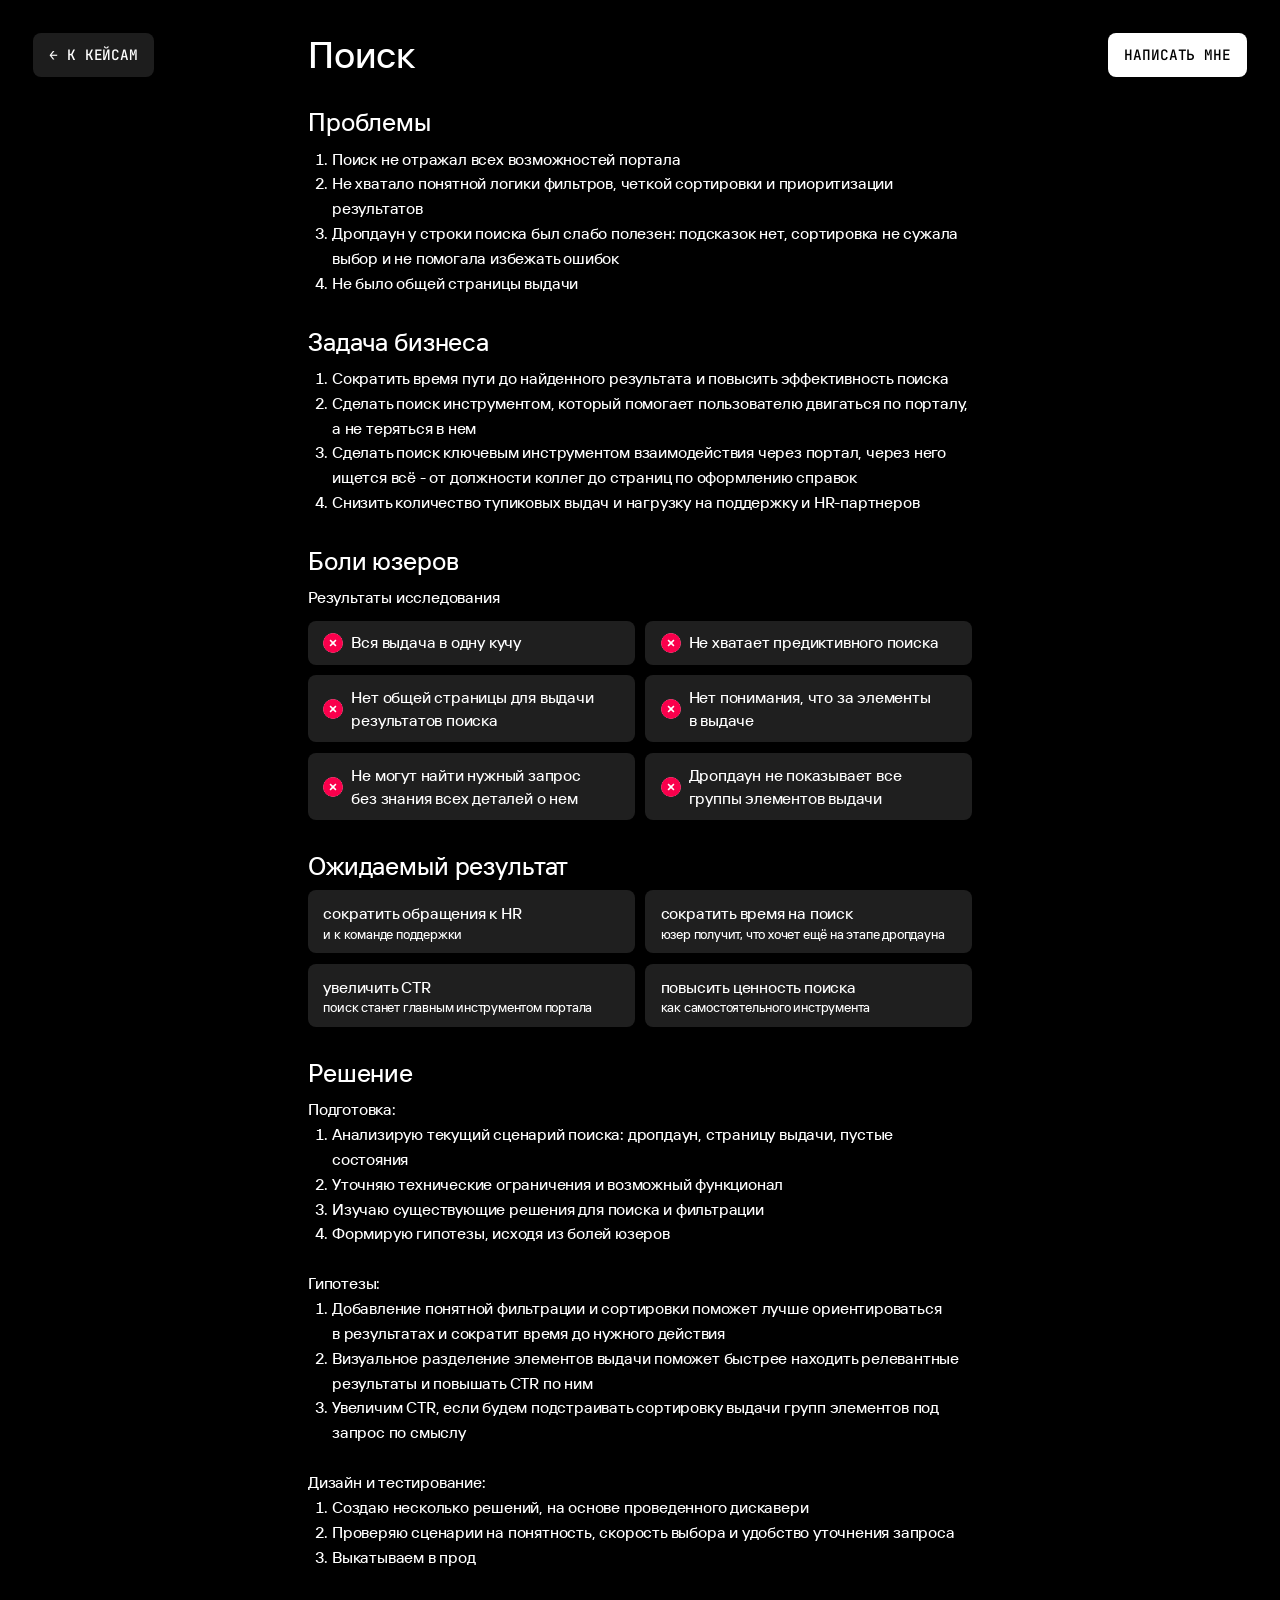
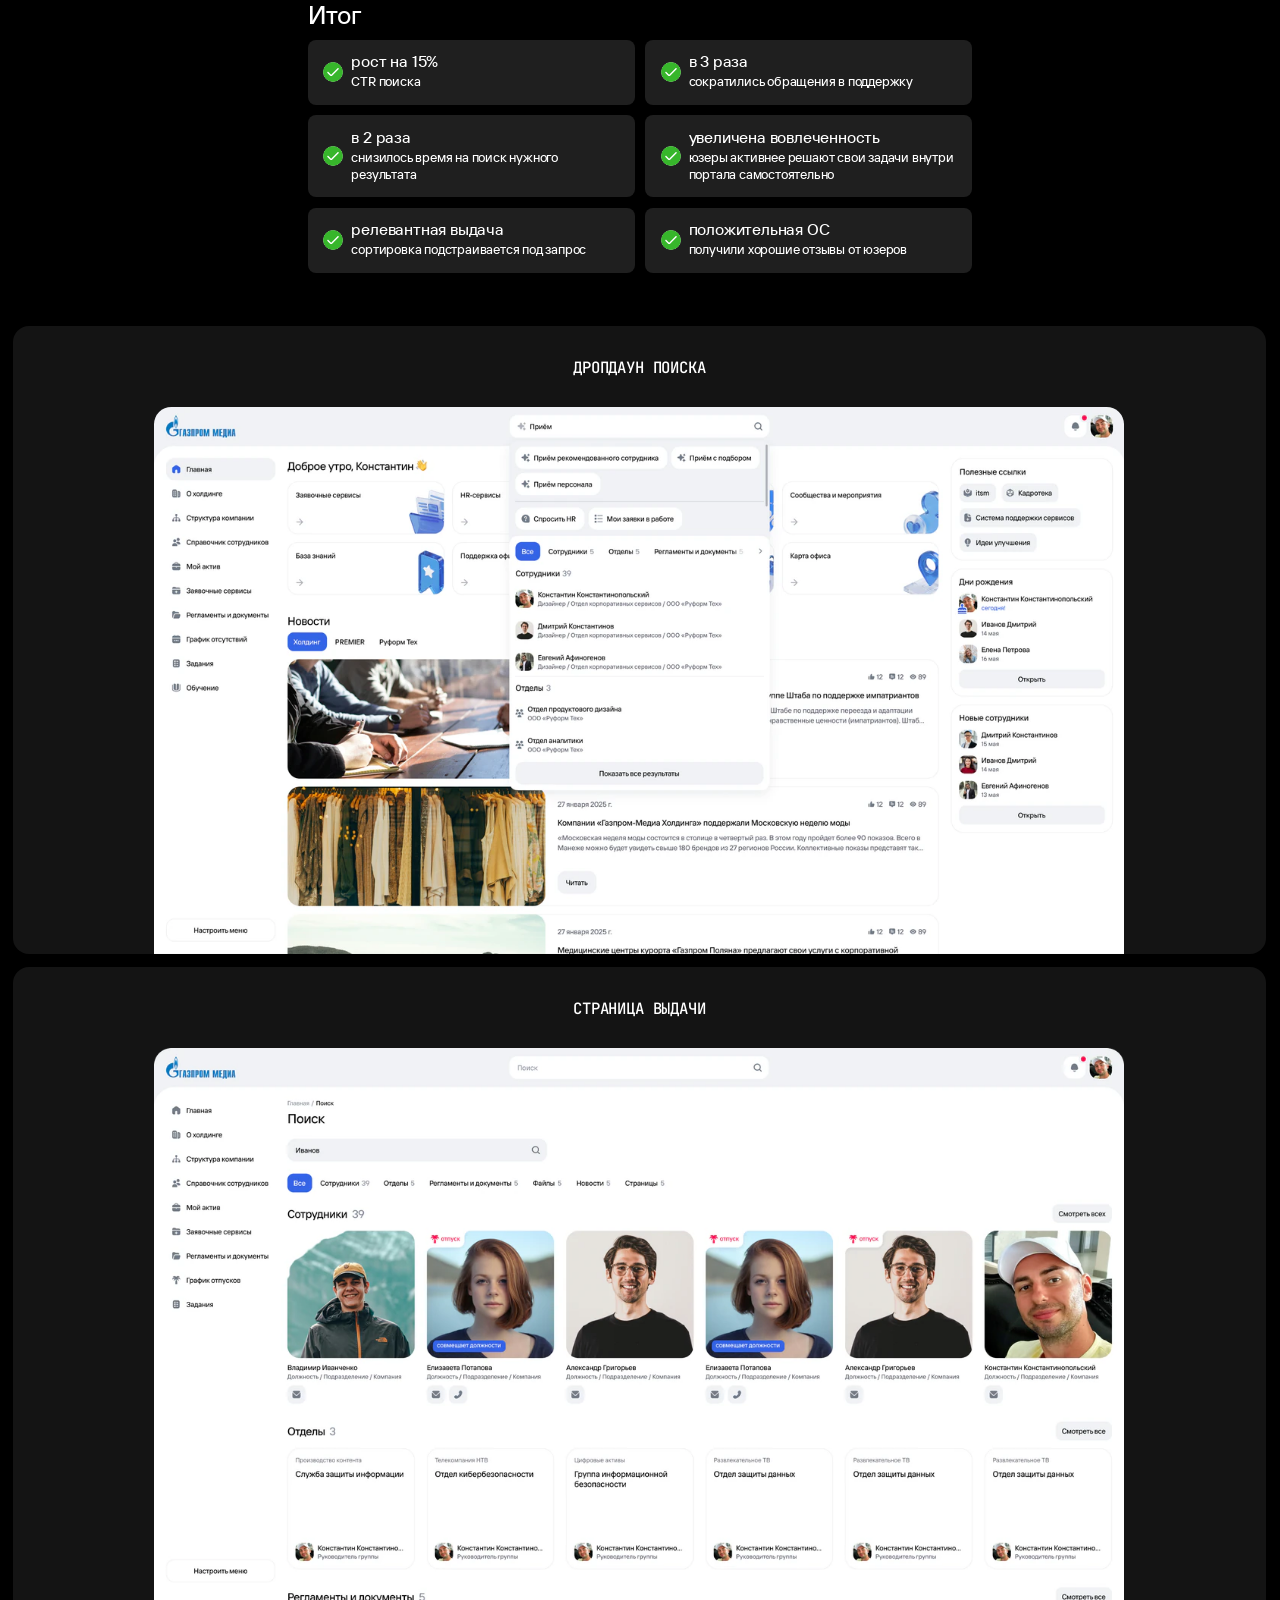
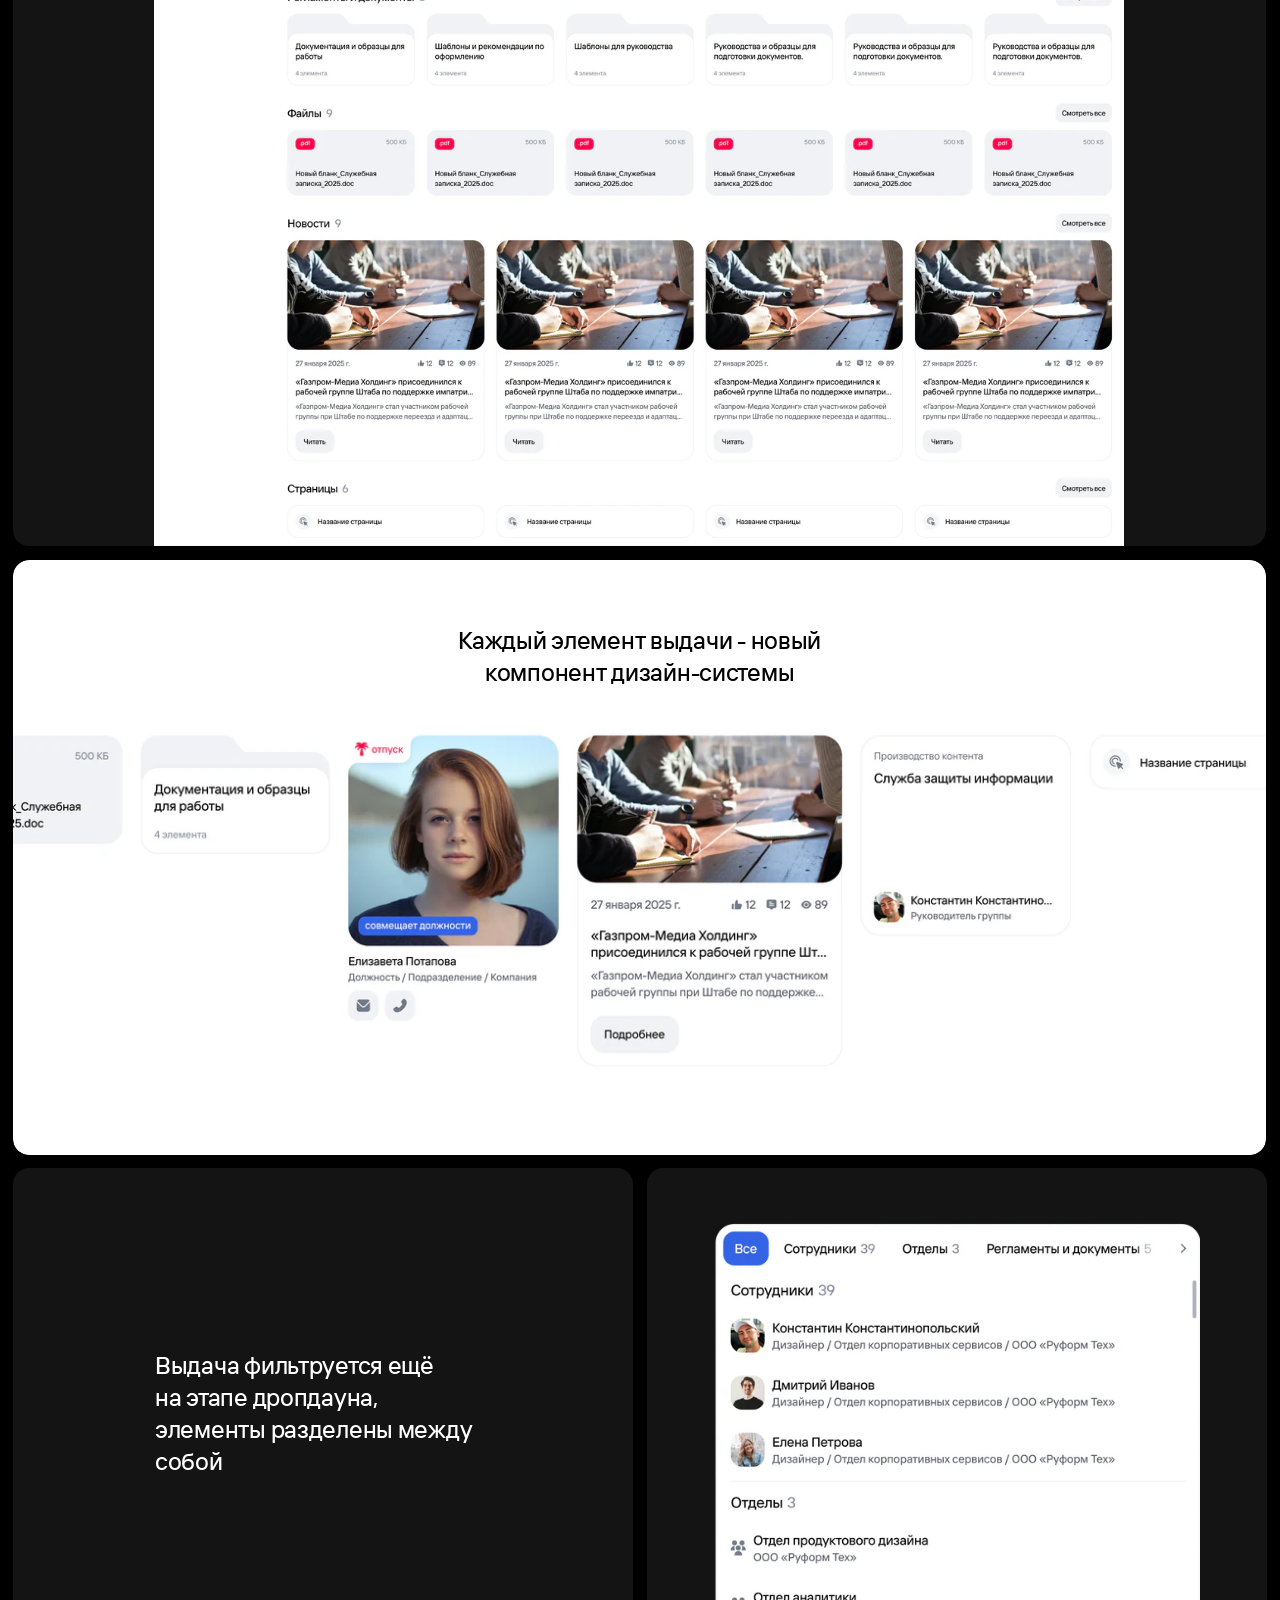
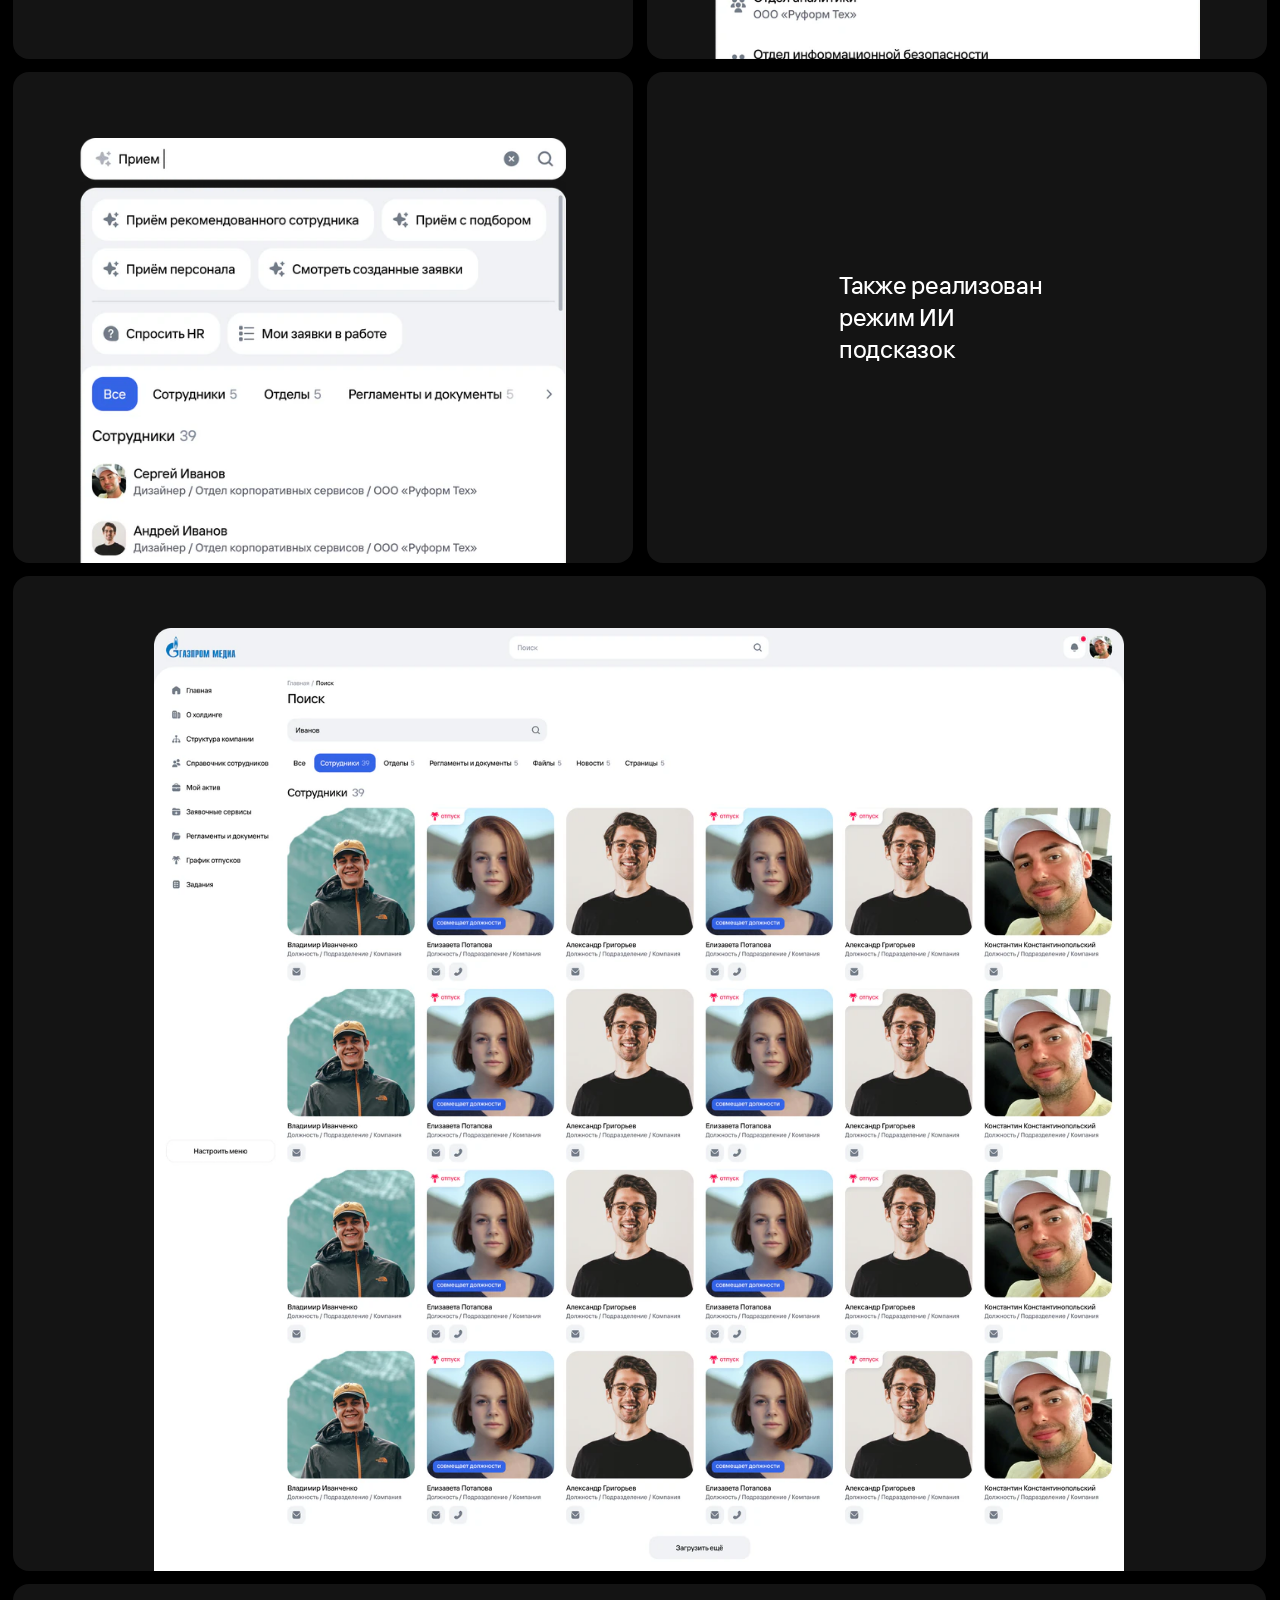
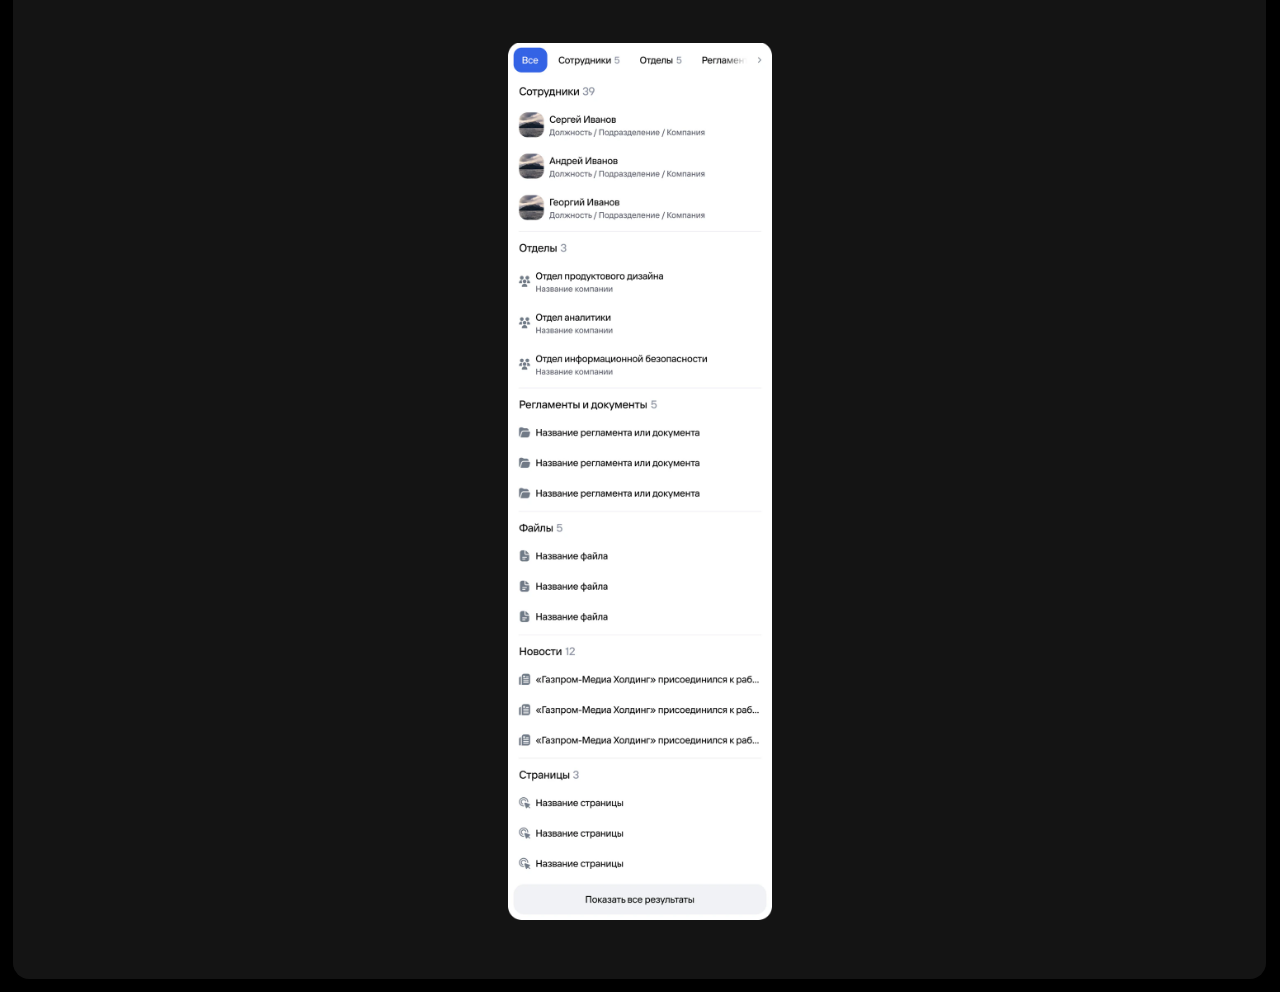
<file: search.html>
<!doctype html>
<html lang="ru">
<head>
<meta charset="utf-8">
<meta name="viewport" content="width=device-width, initial-scale=1">
<title>Владимир Новиков – продуктовый дизайнер</title>
<link rel="icon" type="image/x-icon" sizes="16x16 32x32 48x48 64x64" href="favicon.ico?v=a7900eaa5960">
<link rel="icon" type="image/png" sizes="64x64" href="favicon-64-52b115e67864.png">
<link rel="apple-touch-icon" sizes="180x180" href="apple-touch-icon-561768fd2022.png">
<link rel="preload" href="assets/for-gpt/tt-interphases-pro-medium-dc6a3a2d252f.woff2" as="font" type="font/woff2" crossorigin>
<link rel="preload" href="assets/for-gpt/jetbrains-mono-b0828b0c4cc0.woff2" as="font" type="font/woff2" crossorigin>
<link rel="stylesheet" href="style.css?v=74edb4ac3b9f">
</head>
<body class="case-page">
<header class="case-nav mono"><a class="button back" href="cases.html">← к кейсам</a><a class="button" href="https://t.me/novichoken" target="_blank" rel="noopener noreferrer">Написать мне</a></header>
<main class="case-main">
<div class="reading"><h1 class="case-title">Поиск</h1></div>
<section class="reading story"><h2 class="section-title">Проблемы</h2>
  <ol style="display: block; line-height: 0; list-style-type: decimal; min-width: 100%; position: relative; flex-shrink: 0; font-size: calc(24 * var(--unit)); letter-spacing: calc(-0.2997 * var(--unit)); width: min-content" data-node-id="888:15085" start="1">
    <li style="margin-bottom: 0; margin-inline-start: calc(36 * var(--unit))"><span style="line-height: calc(37.3 * var(--unit))">Поиск не отражал всех возможностей портала</span></li>
    <li style="margin-bottom: 0; margin-inline-start: calc(36 * var(--unit))"><span style="line-height: calc(37.3 * var(--unit))">Не хватало понятной логики фильтров, четкой сортировки и приоритизации результатов</span></li>
    <li style="margin-bottom: 0; margin-inline-start: calc(36 * var(--unit))"><span style="line-height: calc(37.3 * var(--unit))">Дропдаун у строки поиска был слабо полезен: подсказок нет, сортировка не сужала выбор и не помогала избежать ошибок</span></li>
    <li style="margin-inline-start: calc(36 * var(--unit))"><span style="line-height: calc(37.3 * var(--unit))">Не было общей страницы выдачи</span></li>
  </ol>
</section>
<section class="reading story"><h2 class="section-title">Задача бизнеса</h2>
  <ol style="display: block; line-height: 0; list-style-type: decimal; position: relative; flex-shrink: 0; font-size: calc(24 * var(--unit)); letter-spacing: calc(-0.2997 * var(--unit)); width: 100%" data-node-id="888:15088" start="1">
    <li style="margin-bottom: 0; margin-inline-start: calc(36 * var(--unit))"><span style="line-height: calc(37.3 * var(--unit))">Сократить время пути до найденного результата и повысить эффективность поиска</span></li>
    <li style="margin-bottom: 0; margin-inline-start: calc(36 * var(--unit)); white-space: pre-wrap"><span style="line-height: calc(37.3 * var(--unit))">Сделать поиск инструментом, который помогает пользователю двигаться по порталу, <br aria-hidden="true">а не теряться в нем</span></li>
    <li style="margin-bottom: 0; margin-inline-start: calc(36 * var(--unit))"><span style="line-height: calc(37.3 * var(--unit))">Сделать поиск ключевым инструментом взаимодействия через портал, через него ищется всё - от должности коллег до страниц по оформлению справок</span></li>
    <li style="margin-inline-start: calc(36 * var(--unit))"><span style="line-height: calc(37.3 * var(--unit))">Снизить количество тупиковых выдач и нагрузку на поддержку и HR-партнеров</span></li>
  </ol>
</section>
<section class="reading story"><h2 class="section-title">Боли юзеров</h2>
  <div style="align-content: stretch; display: flex; flex-direction: column; gap: calc(16 * var(--unit)); align-items: flex-start; position: relative; flex-shrink: 0; width: 100%" data-node-id="888:15091">
    <p style="overflow-wrap: break-word; font-family: var(--sans); line-height: calc(37.3 * var(--unit)); font-style: normal; position: relative; flex-shrink: 0; font-size: calc(24 * var(--unit)); color: #fff; letter-spacing: calc(-0.2997 * var(--unit)); width: 100%" data-node-id="888:15092">Результаты исследования</p>
    <div class="metric-row" style="align-content: stretch; display: flex; gap: calc(16 * var(--unit)); align-items: flex-start; position: relative; flex-shrink: 0; width: 100%" data-node-id="888:15093">
      <div class="metric" style="background: rgba(255,255,255,0.12); align-content: stretch; display: flex; flex: 1 0 0; gap: calc(12 * var(--unit)); align-items: center; min-width: 0; padding-inline: calc(23 * var(--unit)); padding-block: calc(16 * var(--unit)); position: relative; border-radius: calc(12 * var(--unit))" data-node-id="888:15094">
        <div class="metric-icon" style="position: relative; flex-shrink: 0; width: calc(30 * var(--unit)); height: calc(30 * var(--unit))" data-node-id="892:29458" data-name="circle-xmark">
          <img style="position: absolute; display: block; inset: 0; max-width: none; width: 100%; height: 100%" alt="" src="assets/for-gpt/8f5b6.svg" loading="lazy" decoding="async">
        </div>
        <div style="overflow-wrap: break-word; display: flex; flex-direction: column; font-family: var(--sans); justify-content: center; line-height: 0; font-style: normal; position: relative; flex-shrink: 0; font-size: calc(24 * var(--unit)); color: #fff; letter-spacing: calc(-0.3 * var(--unit)); width: calc(402 * var(--unit))" data-node-id="888:15096">
          <p style="line-height: calc(34.3 * var(--unit))">Вся выдача в одну кучу</p>
        </div>
      </div>
      <div class="metric" style="background: rgba(255,255,255,0.12); align-content: stretch; display: flex; flex: 1 0 0; gap: calc(12 * var(--unit)); align-items: center; min-width: 0; padding-inline: calc(23 * var(--unit)); padding-block: calc(16 * var(--unit)); position: relative; border-radius: calc(12 * var(--unit)); align-self: stretch" data-node-id="888:15097">
        <div class="metric-icon" style="position: relative; flex-shrink: 0; width: calc(30 * var(--unit)); height: calc(30 * var(--unit))" data-node-id="892:29438" data-name="circle-xmark">
          <img style="position: absolute; display: block; inset: 0; max-width: none; width: 100%; height: 100%" alt="" src="assets/for-gpt/8f5b6.svg" loading="lazy" decoding="async">
        </div>
        <div style="overflow-wrap: break-word; display: flex; flex-direction: column; font-family: var(--sans); justify-content: center; line-height: 0; font-style: normal; position: relative; flex-shrink: 0; font-size: calc(24 * var(--unit)); color: #fff; letter-spacing: calc(-0.3 * var(--unit)); width: calc(402 * var(--unit))" data-node-id="888:15099">
          <p style="line-height: calc(34.3 * var(--unit))">Не хватает предиктивного поиска</p>
        </div>
      </div>
    </div>
    <div class="metric-row" style="align-content: stretch; display: flex; gap: calc(16 * var(--unit)); align-items: flex-start; position: relative; flex-shrink: 0; width: 100%" data-node-id="888:15100">
      <div class="metric" style="background: rgba(255,255,255,0.12); align-content: stretch; display: flex; flex: 1 0 0; gap: calc(12 * var(--unit)); align-items: center; min-width: 0; padding-inline: calc(23 * var(--unit)); padding-block: calc(16 * var(--unit)); position: relative; border-radius: calc(12 * var(--unit)); align-self: stretch" data-node-id="888:15101">
        <div class="metric-icon" style="position: relative; flex-shrink: 0; width: calc(30 * var(--unit)); height: calc(30 * var(--unit))" data-node-id="892:29428" data-name="circle-xmark">
          <img style="position: absolute; display: block; inset: 0; max-width: none; width: 100%; height: 100%" alt="" src="assets/for-gpt/8f5b6.svg" loading="lazy" decoding="async">
        </div>
        <div style="overflow-wrap: break-word; display: flex; flex-direction: column; font-family: var(--sans); justify-content: center; line-height: 0; font-style: normal; position: relative; flex-shrink: 0; font-size: calc(24 * var(--unit)); color: #fff; letter-spacing: calc(-0.3 * var(--unit)); width: calc(402 * var(--unit))" data-node-id="888:15103">
          <p style="line-height: calc(34.3 * var(--unit))">Нет общей страницы для выдачи результатов поиска</p>
        </div>
      </div>
      <div class="metric" style="background: rgba(255,255,255,0.12); align-content: stretch; display: flex; flex: 1 0 0; gap: calc(12 * var(--unit)); align-items: center; min-width: 0; padding-inline: calc(23 * var(--unit)); padding-block: calc(16 * var(--unit)); position: relative; border-radius: calc(12 * var(--unit)); align-self: stretch" data-node-id="888:15104">
        <div class="metric-icon" style="position: relative; flex-shrink: 0; width: calc(30 * var(--unit)); height: calc(30 * var(--unit))" data-node-id="892:29402" data-name="circle-xmark">
          <img style="position: absolute; display: block; inset: 0; max-width: none; width: 100%; height: 100%" alt="" src="assets/for-gpt/8f5b6.svg" loading="lazy" decoding="async">
        </div>
        <div style="overflow-wrap: break-word; display: flex; flex-direction: column; font-family: var(--sans); justify-content: center; line-height: 0; font-style: normal; position: relative; flex-shrink: 0; font-size: calc(24 * var(--unit)); color: #fff; letter-spacing: calc(-0.3 * var(--unit)); width: calc(402 * var(--unit))" data-node-id="888:15106">
          <p style="line-height: calc(34.3 * var(--unit)); white-space: pre-wrap">Нет понимания, что за элементы <br aria-hidden="true">в выдаче</p>
        </div>
      </div>
    </div>
    <div class="metric-row" style="align-content: stretch; display: flex; gap: calc(16 * var(--unit)); align-items: flex-start; position: relative; flex-shrink: 0; width: 100%" data-node-id="888:15107">
      <div class="metric" style="background: rgba(255,255,255,0.12); align-content: stretch; display: flex; flex: 1 0 0; gap: calc(12 * var(--unit)); align-items: center; min-width: 0; padding-inline: calc(23 * var(--unit)); padding-block: calc(16 * var(--unit)); position: relative; border-radius: calc(12 * var(--unit))" data-node-id="888:15108">
        <div class="metric-icon" style="position: relative; flex-shrink: 0; width: calc(30 * var(--unit)); height: calc(30 * var(--unit))" data-node-id="892:29406" data-name="circle-xmark">
          <img style="position: absolute; display: block; inset: 0; max-width: none; width: 100%; height: 100%" alt="" src="assets/for-gpt/8f5b6.svg" loading="lazy" decoding="async">
        </div>
        <div style="overflow-wrap: break-word; display: flex; flex-direction: column; font-family: var(--sans); justify-content: center; line-height: 0; font-style: normal; position: relative; flex-shrink: 0; font-size: calc(24 * var(--unit)); color: #fff; letter-spacing: calc(-0.3 * var(--unit)); width: calc(402 * var(--unit))" data-node-id="888:15110">
          <p style="line-height: calc(34.3 * var(--unit)); white-space: pre-wrap">Не могут найти нужный запрос <br aria-hidden="true">без знания всех деталей о нем</p>
        </div>
      </div>
      <div class="metric" style="background: rgba(255,255,255,0.12); align-content: stretch; display: flex; flex: 1 0 0; gap: calc(12 * var(--unit)); align-items: center; min-width: 0; padding-inline: calc(23 * var(--unit)); padding-block: calc(16 * var(--unit)); position: relative; border-radius: calc(12 * var(--unit)); align-self: stretch" data-node-id="888:15111">
        <div class="metric-icon" style="position: relative; flex-shrink: 0; width: calc(30 * var(--unit)); height: calc(30 * var(--unit))" data-node-id="892:29434" data-name="circle-xmark">
          <img style="position: absolute; display: block; inset: 0; max-width: none; width: 100%; height: 100%" alt="" src="assets/for-gpt/8f5b6.svg" loading="lazy" decoding="async">
        </div>
        <div style="overflow-wrap: break-word; display: flex; flex-direction: column; font-family: var(--sans); justify-content: center; line-height: 0; font-style: normal; position: relative; flex-shrink: 0; font-size: calc(24 * var(--unit)); color: #fff; letter-spacing: calc(-0.3 * var(--unit)); width: calc(402 * var(--unit))" data-node-id="888:15113">
          <p style="line-height: calc(34.3 * var(--unit))">Дропдаун не показывает все группы элементов выдачи</p>
        </div>
      </div>
    </div>
  </div>
</section>
<section class="reading story"><h2 class="section-title">Ожидаемый результат</h2>
  <div class="metric-row" style="align-content: stretch; display: flex; gap: calc(16 * var(--unit)); align-items: flex-start; position: relative; flex-shrink: 0; width: 100%" data-node-id="888:15116">
    <div class="metric" style="background: rgba(255,255,255,0.12); align-content: stretch; display: flex; flex: 1 0 0; flex-direction: column; align-items: flex-start; min-width: 0; padding-inline: calc(23 * var(--unit)); padding-block: calc(16 * var(--unit)); position: relative; border-radius: calc(12 * var(--unit))" data-node-id="888:15117">
      <p style="line-height: calc(37.3 * var(--unit)); position: relative; flex-shrink: 0; font-size: calc(24 * var(--unit)); letter-spacing: calc(-0.3 * var(--unit)); width: 100%" data-node-id="888:15118">сократить обращения к HR </p>
      <p class="metric-description" style="line-height: calc(25.3 * var(--unit)); position: relative; flex-shrink: 0; font-size: calc(20 * var(--unit)); letter-spacing: calc(-0.2997 * var(--unit)); width: 100%" data-node-id="888:15119">и к команде поддержки</p>
    </div>
    <div class="metric" style="background: rgba(255,255,255,0.12); align-content: stretch; display: flex; flex: 1 0 0; flex-direction: column; align-items: flex-start; min-width: 0; padding-inline: calc(23 * var(--unit)); padding-block: calc(16 * var(--unit)); position: relative; border-radius: calc(12 * var(--unit))" data-node-id="888:15120">
      <p style="line-height: calc(37.3 * var(--unit)); position: relative; flex-shrink: 0; font-size: calc(24 * var(--unit)); letter-spacing: calc(-0.3 * var(--unit)); width: 100%" data-node-id="888:15121">сократить время на поиск</p>
      <p class="metric-description" style="line-height: calc(25.3 * var(--unit)); position: relative; flex-shrink: 0; font-size: calc(20 * var(--unit)); letter-spacing: calc(-0.2997 * var(--unit)); width: 100%" data-node-id="888:15122">юзер получит, что хочет ещё на этапе дропдауна</p>
    </div>
  </div>
  <div class="metric-row" style="align-content: stretch; display: flex; gap: calc(16 * var(--unit)); align-items: flex-start; position: relative; flex-shrink: 0; width: 100%" data-node-id="888:15123">
    <div class="metric" style="background: rgba(255,255,255,0.12); align-content: stretch; display: flex; flex: 1 0 0; flex-direction: column; align-items: flex-start; min-width: 0; padding-inline: calc(23 * var(--unit)); padding-block: calc(16 * var(--unit)); position: relative; border-radius: calc(12 * var(--unit))" data-node-id="888:15124">
      <p style="line-height: calc(37.3 * var(--unit)); position: relative; flex-shrink: 0; font-size: calc(24 * var(--unit)); letter-spacing: calc(-0.3 * var(--unit)); width: 100%" data-node-id="888:15125">увеличить CTR </p>
      <p class="metric-description" style="line-height: calc(25.3 * var(--unit)); position: relative; flex-shrink: 0; font-size: calc(20 * var(--unit)); letter-spacing: calc(-0.2997 * var(--unit)); width: 100%" data-node-id="888:15126">поиск станет главным инструментом портала</p>
    </div>
    <div class="metric" style="background: rgba(255,255,255,0.12); align-content: stretch; display: flex; flex: 1 0 0; flex-direction: column; align-items: flex-start; min-width: 0; padding-inline: calc(23 * var(--unit)); padding-block: calc(16 * var(--unit)); position: relative; border-radius: calc(12 * var(--unit))" data-node-id="888:15127">
      <p style="line-height: calc(37.3 * var(--unit)); position: relative; flex-shrink: 0; font-size: calc(24 * var(--unit)); letter-spacing: calc(-0.3 * var(--unit)); width: 100%" data-node-id="888:15128">повысить ценность поиска</p>
      <p class="metric-description" style="line-height: calc(25.3 * var(--unit)); position: relative; flex-shrink: 0; font-size: calc(20 * var(--unit)); letter-spacing: calc(-0.2997 * var(--unit)); width: 100%" data-node-id="888:15129">как самостоятельного инструмента</p>
    </div>
  </div>
</section>
<section class="reading story"><h2 class="section-title">Решение</h2>
  <div style="align-content: stretch; display: flex; flex-direction: column; align-items: flex-start; position: relative; flex-shrink: 0; width: 100%" data-node-id="888:15132">
    <div style="overflow-wrap: break-word; font-family: var(--sans); line-height: 0; font-style: normal; position: relative; flex-shrink: 0; font-size: calc(24 * var(--unit)); color: #fff; letter-spacing: calc(-0.2997 * var(--unit)); width: 100%" data-node-id="888:15133">
      <p style="line-height: calc(37.3 * var(--unit)); margin-bottom: 0; white-space: pre-wrap">Подготовка: </p>
      <ol style="list-style-type: decimal; margin-bottom: 0" start="1">
        <li style="margin-bottom: 0; margin-inline-start: calc(36 * var(--unit))"><span style="line-height: calc(37.3 * var(--unit))">Анализирую текущий сценарий поиска: дропдаун, страницу выдачи, пустые состояния</span></li>
        <li style="margin-bottom: 0; margin-inline-start: calc(36 * var(--unit))"><span style="line-height: calc(37.3 * var(--unit))">Уточняю технические ограничения и возможный функционал</span></li>
        <li style="margin-bottom: 0; margin-inline-start: calc(36 * var(--unit))"><span style="line-height: calc(37.3 * var(--unit))">Изучаю существующие решения для поиска и фильтрации</span></li>
        <li style="margin-inline-start: calc(36 * var(--unit))"><span style="line-height: calc(37.3 * var(--unit))">Формирую гипотезы, исходя из болей юзеров</span></li>
      </ol>
      <p style="line-height: calc(37.3 * var(--unit)); margin-bottom: 0; white-space: pre-wrap">​</p>
      <p style="line-height: calc(37.3 * var(--unit)); margin-bottom: 0; white-space: pre-wrap">Гипотезы: </p>
      <ol style="list-style-type: decimal; margin-bottom: 0" start="1">
        <li style="margin-bottom: 0; margin-inline-start: calc(36 * var(--unit))"><span style="line-height: calc(37.3 * var(--unit))">Добавление понятной фильтрации и сортировки поможет лучше ориентироваться<br aria-hidden="true">в результатах и сократит время до нужного действия</span></li>
        <li style="margin-bottom: 0; margin-inline-start: calc(36 * var(--unit))"><span style="line-height: calc(37.3 * var(--unit))">Визуальное разделение элементов выдачи поможет быстрее находить релевантные результаты и повышать CTR по ним</span></li>
        <li style="margin-inline-start: calc(36 * var(--unit))"><span style="line-height: calc(37.3 * var(--unit))">Увеличим CTR, если будем подстраивать сортировку выдачи групп элементов под запрос по смыслу</span></li>
      </ol>
      <p style="line-height: calc(37.3 * var(--unit)); margin-bottom: 0; white-space: pre-wrap"><br aria-hidden="true">Дизайн и тестирование:</p>
      <ol style="list-style-type: decimal" start="1">
        <li style="margin-bottom: 0; margin-inline-start: calc(36 * var(--unit))"><span style="line-height: calc(37.3 * var(--unit))">Создаю несколько решений, на основе проведенного дискавери</span></li>
        <li style="margin-bottom: 0; margin-inline-start: calc(36 * var(--unit))"><span style="line-height: calc(37.3 * var(--unit))">Проверяю сценарии на понятность, скорость выбора и удобство уточнения запроса</span></li>
        <li style="margin-inline-start: calc(36 * var(--unit))"><span style="line-height: calc(37.3 * var(--unit))">Выкатываем в прод</span></li>
      </ol>
    </div>
  </div>
</section>
<section class="reading story"><h2 class="section-title">Итог</h2>
  <div class="metric-row" style="align-content: stretch; display: flex; gap: calc(16 * var(--unit)); align-items: flex-start; position: relative; flex-shrink: 0; width: 100%" data-node-id="888:15136">
    <div class="metric" style="background: rgba(255,255,255,0.12); align-content: stretch; display: flex; flex: 1 0 0; gap: calc(12 * var(--unit)); align-items: center; min-width: 0; padding-inline: calc(23 * var(--unit)); padding-block: calc(16 * var(--unit)); position: relative; border-radius: calc(12 * var(--unit))" data-node-id="888:15137">
      <div class="metric-icon" style="position: relative; flex-shrink: 0; width: calc(30 * var(--unit)); height: calc(30 * var(--unit))" data-node-id="892:29432" data-name="check-circle">
        <img style="position: absolute; display: block; inset: 0; max-width: none; width: 100%; height: 100%" alt="" src="assets/for-gpt/a650a.svg" loading="lazy" decoding="async">
      </div>
      <div style="overflow-wrap: break-word; align-content: stretch; display: flex; flex: 1 0 0; flex-direction: column; font-family: var(--sans); align-items: flex-start; min-width: 0; font-style: normal; padding-bottom: calc(6 * var(--unit)); position: relative; color: #fff" data-node-id="888:15139">
        <p style="line-height: calc(34.3 * var(--unit)); position: relative; flex-shrink: 0; font-size: calc(24 * var(--unit)); letter-spacing: calc(-0.3 * var(--unit)); width: 100%" data-node-id="888:15140">рост на 15%</p>
        <p class="metric-description" style="line-height: calc(25.3 * var(--unit)); position: relative; flex-shrink: 0; font-size: calc(20 * var(--unit)); letter-spacing: calc(-0.2997 * var(--unit)); width: 100%" data-node-id="888:15141">CTR поиска</p>
      </div>
    </div>
    <div class="metric" style="background: rgba(255,255,255,0.12); align-content: stretch; display: flex; flex: 1 0 0; gap: calc(12 * var(--unit)); align-items: center; min-width: 0; padding-inline: calc(23 * var(--unit)); padding-block: calc(16 * var(--unit)); position: relative; border-radius: calc(12 * var(--unit))" data-node-id="888:15142">
      <div class="metric-icon" style="position: relative; flex-shrink: 0; width: calc(30 * var(--unit)); height: calc(30 * var(--unit))" data-node-id="892:29452" data-name="check-circle">
        <img style="position: absolute; display: block; inset: 0; max-width: none; width: 100%; height: 100%" alt="" src="assets/for-gpt/a650a.svg" loading="lazy" decoding="async">
      </div>
      <div style="overflow-wrap: break-word; align-content: stretch; display: flex; flex: 1 0 0; flex-direction: column; font-family: var(--sans); align-items: flex-start; min-width: 0; font-style: normal; padding-bottom: calc(6 * var(--unit)); position: relative; color: #fff" data-node-id="888:15144">
        <p style="line-height: calc(34.3 * var(--unit)); position: relative; flex-shrink: 0; font-size: calc(24 * var(--unit)); letter-spacing: calc(-0.3 * var(--unit)); width: 100%" data-node-id="888:15145">в 3 раза</p>
        <p class="metric-description" style="line-height: calc(25.3 * var(--unit)); position: relative; flex-shrink: 0; font-size: calc(20 * var(--unit)); letter-spacing: calc(-0.2997 * var(--unit)); width: 100%" data-node-id="888:15146">сократились обращения в поддержку</p>
      </div>
    </div>
  </div>
  <div class="metric-row" style="align-content: stretch; display: flex; gap: calc(16 * var(--unit)); align-items: flex-start; position: relative; flex-shrink: 0; width: 100%" data-node-id="888:15147">
    <div class="metric" style="background: rgba(255,255,255,0.12); align-content: stretch; display: flex; flex: 1 0 0; gap: calc(12 * var(--unit)); align-items: center; min-width: 0; padding-inline: calc(23 * var(--unit)); padding-block: calc(16 * var(--unit)); position: relative; border-radius: calc(12 * var(--unit))" data-node-id="888:15148">
      <div class="metric-icon" style="position: relative; flex-shrink: 0; width: calc(30 * var(--unit)); height: calc(30 * var(--unit))" data-node-id="892:29446" data-name="check-circle">
        <img style="position: absolute; display: block; inset: 0; max-width: none; width: 100%; height: 100%" alt="" src="assets/for-gpt/a650a.svg" loading="lazy" decoding="async">
      </div>
      <div style="overflow-wrap: break-word; align-content: stretch; display: flex; flex: 1 0 0; flex-direction: column; font-family: var(--sans); align-items: flex-start; min-width: 0; font-style: normal; padding-bottom: calc(6 * var(--unit)); position: relative; color: #fff" data-node-id="888:15150">
        <p style="line-height: calc(34.3 * var(--unit)); position: relative; flex-shrink: 0; font-size: calc(24 * var(--unit)); letter-spacing: calc(-0.3 * var(--unit)); width: 100%" data-node-id="888:15151">в 2 раза</p>
        <p class="metric-description" style="line-height: calc(25.3 * var(--unit)); position: relative; flex-shrink: 0; font-size: calc(20 * var(--unit)); letter-spacing: calc(-0.2997 * var(--unit)); width: 100%" data-node-id="888:15152">снизилось время на поиск нужного результата</p>
      </div>
    </div>
    <div class="metric" style="background: rgba(255,255,255,0.12); align-content: stretch; display: flex; flex: 1 0 0; gap: calc(12 * var(--unit)); align-items: center; min-width: 0; padding-inline: calc(23 * var(--unit)); padding-block: calc(16 * var(--unit)); position: relative; border-radius: calc(12 * var(--unit))" data-node-id="888:15153">
      <div class="metric-icon" style="position: relative; flex-shrink: 0; width: calc(30 * var(--unit)); height: calc(30 * var(--unit))" data-node-id="892:29440" data-name="check-circle">
        <img style="position: absolute; display: block; inset: 0; max-width: none; width: 100%; height: 100%" alt="" src="assets/for-gpt/a650a.svg" loading="lazy" decoding="async">
      </div>
      <div style="overflow-wrap: break-word; align-content: stretch; display: flex; flex: 1 0 0; flex-direction: column; font-family: var(--sans); align-items: flex-start; min-width: 0; font-style: normal; padding-bottom: calc(6 * var(--unit)); position: relative; color: #fff" data-node-id="888:15155">
        <p style="line-height: calc(34.3 * var(--unit)); position: relative; flex-shrink: 0; font-size: calc(24 * var(--unit)); letter-spacing: calc(-0.3 * var(--unit)); width: 100%" data-node-id="888:15156">увеличена вовлеченность</p>
        <p class="metric-description" style="line-height: calc(25.3 * var(--unit)); position: relative; flex-shrink: 0; font-size: calc(20 * var(--unit)); letter-spacing: calc(-0.2997 * var(--unit)); width: 100%" data-node-id="888:15157">юзеры активнее решают свои задачи внутри портала самостоятельно</p>
      </div>
    </div>
  </div>
  <div class="metric-row" style="align-content: stretch; display: flex; gap: calc(16 * var(--unit)); align-items: flex-start; position: relative; flex-shrink: 0; width: 100%" data-node-id="888:15158">
    <div class="metric" style="background: rgba(255,255,255,0.12); align-content: stretch; display: flex; flex: 1 0 0; gap: calc(12 * var(--unit)); align-items: center; min-width: 0; padding-inline: calc(23 * var(--unit)); padding-block: calc(16 * var(--unit)); position: relative; border-radius: calc(12 * var(--unit))" data-node-id="888:15159">
      <div class="metric-icon" style="position: relative; flex-shrink: 0; width: calc(30 * var(--unit)); height: calc(30 * var(--unit))" data-node-id="892:29404" data-name="check-circle">
        <img style="position: absolute; display: block; inset: 0; max-width: none; width: 100%; height: 100%" alt="" src="assets/for-gpt/a650a.svg" loading="lazy" decoding="async">
      </div>
      <div style="overflow-wrap: break-word; align-content: stretch; display: flex; flex: 1 0 0; flex-direction: column; font-family: var(--sans); align-items: flex-start; min-width: 0; font-style: normal; padding-bottom: calc(6 * var(--unit)); position: relative; color: #fff" data-node-id="888:15161">
        <p style="line-height: calc(34.3 * var(--unit)); position: relative; flex-shrink: 0; font-size: calc(24 * var(--unit)); letter-spacing: calc(-0.3 * var(--unit)); width: 100%" data-node-id="888:15162">релевантная выдача</p>
        <p class="metric-description" style="line-height: calc(25.3 * var(--unit)); position: relative; flex-shrink: 0; font-size: calc(20 * var(--unit)); letter-spacing: calc(-0.2997 * var(--unit)); width: 100%" data-node-id="888:15163">сортировка подстраивается под запрос</p>
      </div>
    </div>
    <div class="metric" style="background: rgba(255,255,255,0.12); align-content: stretch; display: flex; flex: 1 0 0; gap: calc(12 * var(--unit)); align-items: center; min-width: 0; padding-inline: calc(23 * var(--unit)); padding-block: calc(16 * var(--unit)); position: relative; border-radius: calc(12 * var(--unit))" data-node-id="888:15164">
      <div class="metric-icon" style="position: relative; flex-shrink: 0; width: calc(30 * var(--unit)); height: calc(30 * var(--unit))" data-node-id="892:29418" data-name="check-circle">
        <img style="position: absolute; display: block; inset: 0; max-width: none; width: 100%; height: 100%" alt="" src="assets/for-gpt/a650a.svg" loading="lazy" decoding="async">
      </div>
      <div style="overflow-wrap: break-word; align-content: stretch; display: flex; flex: 1 0 0; flex-direction: column; font-family: var(--sans); align-items: flex-start; min-width: 0; font-style: normal; padding-bottom: calc(6 * var(--unit)); position: relative; color: #fff" data-node-id="888:15166">
        <p style="line-height: calc(34.3 * var(--unit)); position: relative; flex-shrink: 0; font-size: calc(24 * var(--unit)); letter-spacing: calc(-0.3 * var(--unit)); width: 100%" data-node-id="888:15167">положительная ОС</p>
        <p class="metric-description" style="line-height: calc(25.3 * var(--unit)); position: relative; flex-shrink: 0; font-size: calc(20 * var(--unit)); letter-spacing: calc(-0.2997 * var(--unit)); width: 100%" data-node-id="888:15168">получили хорошие отзывы от юзеров</p>
      </div>
    </div>
  </div>
</section>
<div class="case-gallery">
<figure class="scene" style="aspect-ratio: 1880 / 942">
<div class="scene-canvas" style="--unit: calc(100cqw / 1880)">
  <div class="scene-root" style="background: rgba(255,255,255,0.08); overflow: hidden; position: relative; border-radius: calc(24 * var(--unit)); flex-shrink: 0" data-node-id="888:15170">
    <div style="position: absolute; align-content: stretch; display: flex; flex-direction: column; gap: calc(41.292 * var(--unit)); align-items: center; left: calc(50% - calc(0.5 * var(--unit))); overflow: hidden; top: calc(47 * var(--unit)); width: calc(1455 * var(--unit)); transform: translate(-50%, 0)" data-node-id="888:15171" data-name="Component 1">
      <p style="overflow-wrap: break-word; font-family: var(--mono); font-weight: 500; line-height: calc(33.5 * var(--unit)); overflow: hidden; position: relative; flex-shrink: 0; font-size: calc(23.45 * var(--unit)); text-align: center; text-overflow: ellipsis; color: #fff; letter-spacing: calc(-0.2391 * var(--unit)); text-transform: uppercase; white-space: nowrap" data-node-id="888:15172">дропдаун поиска</p>
      <div style="height: calc(820 * var(--unit)); position: relative; border-top-left-radius: calc(26 * var(--unit)); border-top-right-radius: calc(26 * var(--unit)); flex-shrink: 0; width: calc(1455 * var(--unit))" data-node-id="893:32829" data-name="Главная 2">
        <img style="position: absolute; inset: 0; max-width: none; object-fit: cover; pointer-events: none; border-top-left-radius: calc(26 * var(--unit)); border-top-right-radius: calc(26 * var(--unit)); width: 100%; height: 100%" alt="" src="assets/for-gpt/6fdaf-1280-6be19253f304.webp" srcset="assets/for-gpt/6fdaf-640-c299a3e04124.webp 640w, assets/for-gpt/6fdaf-1280-6be19253f304.webp 1280w, assets/for-gpt/6fdaf-1920-722918a80c53.webp 1920w, assets/for-gpt/6fdaf-4096-c96b9e74f3a7.webp 4096w" sizes="(max-width: 700px) calc(77.3928vw - 18.5743px), 75.7813vw" width="4096" height="2308" loading="lazy" decoding="async">
      </div>
    </div>
  </div>
</div>
</figure>
<figure class="scene" style="aspect-ratio: 1880 / 1769">
<div class="scene-canvas" style="--unit: calc(100cqw / 1880)">
  <div class="scene-root" style="background: rgba(255,255,255,0.08); overflow: hidden; position: relative; border-radius: calc(24 * var(--unit)); flex-shrink: 0" data-node-id="888:15494">
    <div style="position: absolute; align-content: stretch; display: flex; flex-direction: column; gap: calc(41.292 * var(--unit)); align-items: center; left: calc(50% - calc(0.5 * var(--unit))); overflow: hidden; top: calc(47 * var(--unit)); width: calc(1455 * var(--unit)); transform: translate(-50%, 0)" data-node-id="888:15495" data-name="Component 1">
      <p style="overflow-wrap: break-word; font-family: var(--mono); font-weight: 500; line-height: calc(33.5 * var(--unit)); overflow: hidden; position: relative; flex-shrink: 0; font-size: calc(23.45 * var(--unit)); text-align: center; text-overflow: ellipsis; color: #fff; letter-spacing: calc(-0.2391 * var(--unit)); text-transform: uppercase; white-space: nowrap" data-node-id="888:15496">страница выдачи</p>
      <div style="height: calc(1647 * var(--unit)); position: relative; flex-shrink: 0; width: calc(1455 * var(--unit))" data-node-id="893:32831" data-name="Страница поиска 1">
        <img style="position: absolute; inset: 0; max-width: none; object-fit: cover; pointer-events: none; width: 100%; height: 100%" alt="" src="assets/for-gpt/8366e-1280-8e517f1b3b02.webp" srcset="assets/for-gpt/8366e-640-0a75731de790.webp 640w, assets/for-gpt/8366e-1280-8e517f1b3b02.webp 1280w, assets/for-gpt/8366e-1920-0c71e3fd0ff6.webp 1920w, assets/for-gpt/8366e-3619-946049a5feaa.webp 3619w" sizes="(max-width: 700px) calc(77.3928vw - 18.5743px), 75.7813vw" width="3619" height="4096" loading="lazy" decoding="async">
      </div>
    </div>
  </div>
</div>
</figure>
<figure class="scene" style="aspect-ratio: 1880 / 892">
<div class="scene-canvas" style="--unit: calc(100cqw / 1880)">
  <div class="scene-root" style="overflow: hidden; position: relative; border-radius: calc(24 * var(--unit)); flex-shrink: 0" data-node-id="888:16090">
    <img style="position: absolute; inset: 0; max-width: none; object-fit: cover; pointer-events: none; border-radius: calc(24 * var(--unit)); width: 100%; height: 100%" alt="" src="assets/for-gpt/586e3-1280-07fc3b673742.webp" srcset="assets/for-gpt/586e3-640-30ad4dfe4db1.webp 640w, assets/for-gpt/586e3-1280-07fc3b673742.webp 1280w, assets/for-gpt/586e3-1920-e51adb8b8264.webp 1920w, assets/for-gpt/586e3-4096-bedff6f16a35.webp 4096w" sizes="(max-width: 700px) calc(100vw - 24px), 97.9167vw" width="4096" height="1943" loading="lazy" decoding="async">
    <div style="overflow-wrap: break-word; position: absolute; display: flex; flex-direction: column; font-family: var(--sans); font-weight: 500; justify-content: center; line-height: 0; left: 50%; font-size: calc(36.03 * var(--unit)); color: #000; text-align: center; top: calc(50% - calc(301.5 * var(--unit))); letter-spacing: calc(-0.4126 * var(--unit)); width: calc(646 * var(--unit)); transform: translate(-50%, -50%)" data-node-id="888:16149">
      <p style="line-height: calc(48.236 * var(--unit))">Каждый элемент выдачи - новый компонент дизайн-системы</p>
    </div>
  </div>
</div>
</figure>
<div class="visual-row">
<figure class="scene" style="aspect-ratio: 930 / 736">
<div class="scene-canvas" style="--unit: calc(100cqw / 930)">
  <div class="scene-root" style="background: rgba(255,255,255,0.08); overflow: hidden; position: relative; border-radius: calc(24 * var(--unit))" data-node-id="893:67133">
    <div style="overflow-wrap: break-word; position: absolute; display: flex; flex-direction: column; font-family: var(--sans); font-weight: 500; justify-content: center; line-height: 0; left: calc(213 * var(--unit)); font-size: calc(36.03 * var(--unit)); color: #fff; top: calc(50% - calc(0.5 * var(--unit))); letter-spacing: calc(-0.4126 * var(--unit)); width: calc(505 * var(--unit)); transform: translate(0, -50%)" data-node-id="893:67137">
      <p style="line-height: calc(48.236 * var(--unit))">Выдача фильтруется ещё<br aria-hidden="true">на этапе дропдауна, элементы разделены между собой</p>
    </div>
  </div>
</div>
</figure>
<figure class="scene" style="aspect-ratio: 930 / 736">
<div class="scene-canvas" style="--unit: calc(100cqw / 930)">
  <div class="scene-root" style="background: rgba(255,255,255,0.08); overflow: hidden; position: relative; border-radius: calc(24 * var(--unit))" data-node-id="893:67135">
    <div style="position: absolute; bottom: 0; height: calc(653 * var(--unit)); left: calc(50% + calc(0.5 * var(--unit))); width: calc(729 * var(--unit)); transform: translate(-50%, 0)" data-node-id="893:67139" data-name="Search Dropdown 1">
      <div style="position: absolute; inset: 0; overflow: hidden; pointer-events: none">
        <img style="position: absolute; height: 103.36%; left: -4.42%; max-width: none; top: -3.36%; width: 109.08%" alt="" src="assets/for-gpt/dc2d7-1280-923f74ff6c0e.webp" srcset="assets/for-gpt/dc2d7-640-8e17dfd337a9.webp 640w, assets/for-gpt/dc2d7-1280-923f74ff6c0e.webp 1280w, assets/for-gpt/dc2d7-1920-ce4e364b7770.webp 1920w, assets/for-gpt/dc2d7-3145-0c4e9422c8f0.webp 3145w" sizes="(max-width: 700px) calc(85.502vw - 20.5205px), 41.416vw" width="3145" height="2670" loading="lazy" decoding="async">
      </div>
    </div>
  </div>
</div>
</figure>
</div>
<div class="visual-row">
<figure class="scene" style="aspect-ratio: 930 / 736">
<div class="scene-canvas" style="--unit: calc(100cqw / 930)">
  <div class="scene-root" style="background: rgba(255,255,255,0.08); overflow: hidden; position: relative; border-radius: calc(24 * var(--unit))" data-node-id="893:67141">
    <div style="position: absolute; bottom: 0; height: calc(637 * var(--unit)); left: calc(50% + calc(0.5 * var(--unit))); width: calc(729 * var(--unit)); transform: translate(-50%, 0)" data-node-id="893:67147" data-name="Frame 2087326954 1">
      <img style="position: absolute; inset: 0; max-width: none; object-fit: cover; pointer-events: none; width: 100%; height: 100%" alt="" src="assets/for-gpt/4aad9-1280-c70cbfb33723.webp" srcset="assets/for-gpt/4aad9-640-7f9e63318b8c.webp 640w, assets/for-gpt/4aad9-1280-c70cbfb33723.webp 1280w, assets/for-gpt/4aad9-1920-adfb2b7ad121.webp 1920w, assets/for-gpt/4aad9-3145-0bd3170ed6ad.webp 3145w" sizes="(max-width: 700px) calc(78.3854vw - 18.8125px), 37.9688vw" width="3145" height="2516" loading="lazy" decoding="async">
    </div>
  </div>
</div>
</figure>
<figure class="scene" style="aspect-ratio: 930 / 736">
<div class="scene-canvas" style="--unit: calc(100cqw / 930)">
  <div class="scene-root" style="background: rgba(255,255,255,0.08); overflow: hidden; position: relative; border-radius: calc(24 * var(--unit))" data-node-id="893:67143">
    <div style="overflow-wrap: break-word; position: absolute; display: flex; flex-direction: column; font-family: var(--sans); font-weight: 500; justify-content: center; line-height: 0; left: calc(288 * var(--unit)); font-size: calc(36.03 * var(--unit)); color: #fff; top: calc(50% - calc(0.5 * var(--unit))); letter-spacing: calc(-0.4126 * var(--unit)); width: calc(354 * var(--unit)); transform: translate(0, -50%)" data-node-id="893:67145">
      <p style="line-height: calc(48.236 * var(--unit))">Также реализован режим ИИ подсказок</p>
    </div>
  </div>
</div>
</figure>
</div>
<figure class="scene" style="aspect-ratio: 1880 / 1492">
<div class="scene-canvas" style="--unit: calc(100cqw / 1880)">
  <div class="scene-root" style="background: rgba(255,255,255,0.08); overflow: hidden; position: relative; border-radius: calc(24 * var(--unit)); flex-shrink: 0" data-node-id="888:16467">
    <div style="position: absolute; bottom: 0; height: calc(1414 * var(--unit)); left: calc(50% - calc(0.5 * var(--unit))); width: calc(1455 * var(--unit)); transform: translate(-50%, 0)" data-node-id="893:67306" data-name="Страница поиска 2">
      <img style="position: absolute; inset: 0; max-width: none; object-fit: cover; pointer-events: none; width: 100%; height: 100%" alt="" src="assets/for-gpt/f2133-1280-9a1f47d43827.webp" srcset="assets/for-gpt/f2133-640-a5e4a92a8873.webp 640w, assets/for-gpt/f2133-1280-9a1f47d43827.webp 1280w, assets/for-gpt/f2133-1920-92680b46cb1d.webp 1920w, assets/for-gpt/f2133-4096-a38b55f34a18.webp 4096w" sizes="(max-width: 700px) calc(77.3928vw - 18.5743px), 75.7813vw" width="4096" height="3981" loading="lazy" decoding="async">
    </div>
  </div>
</div>
</figure>
<figure class="scene" style="aspect-ratio: 1880 / 1492">
<div class="scene-canvas" style="--unit: calc(100cqw / 1880)">
  <div class="scene-root" style="background: rgba(255,255,255,0.08); overflow: hidden; position: relative; border-radius: calc(24 * var(--unit)); flex-shrink: 0" data-node-id="888:17090">
    <div style="position: absolute; height: calc(1316 * var(--unit)); left: calc(742 * var(--unit)); top: calc(88 * var(--unit)); width: calc(396 * var(--unit))" data-node-id="893:67307" data-name="Search Dropdown 2">
      <img style="position: absolute; inset: 0; max-width: none; object-fit: cover; pointer-events: none; width: 100%; height: 100%" alt="" src="assets/for-gpt/830fd-1232-c282ae399526.webp" srcset="assets/for-gpt/830fd-640-001850442dc6.webp 640w, assets/for-gpt/830fd-1232-c282ae399526.webp 1232w" sizes="(max-width: 700px) calc(21.0617vw - 5.0548px), 20.625vw" width="1232" height="4096" loading="lazy" decoding="async">
    </div>
  </div>
</div>
</figure>
</div>
</main>
</body>
</html>
</file>
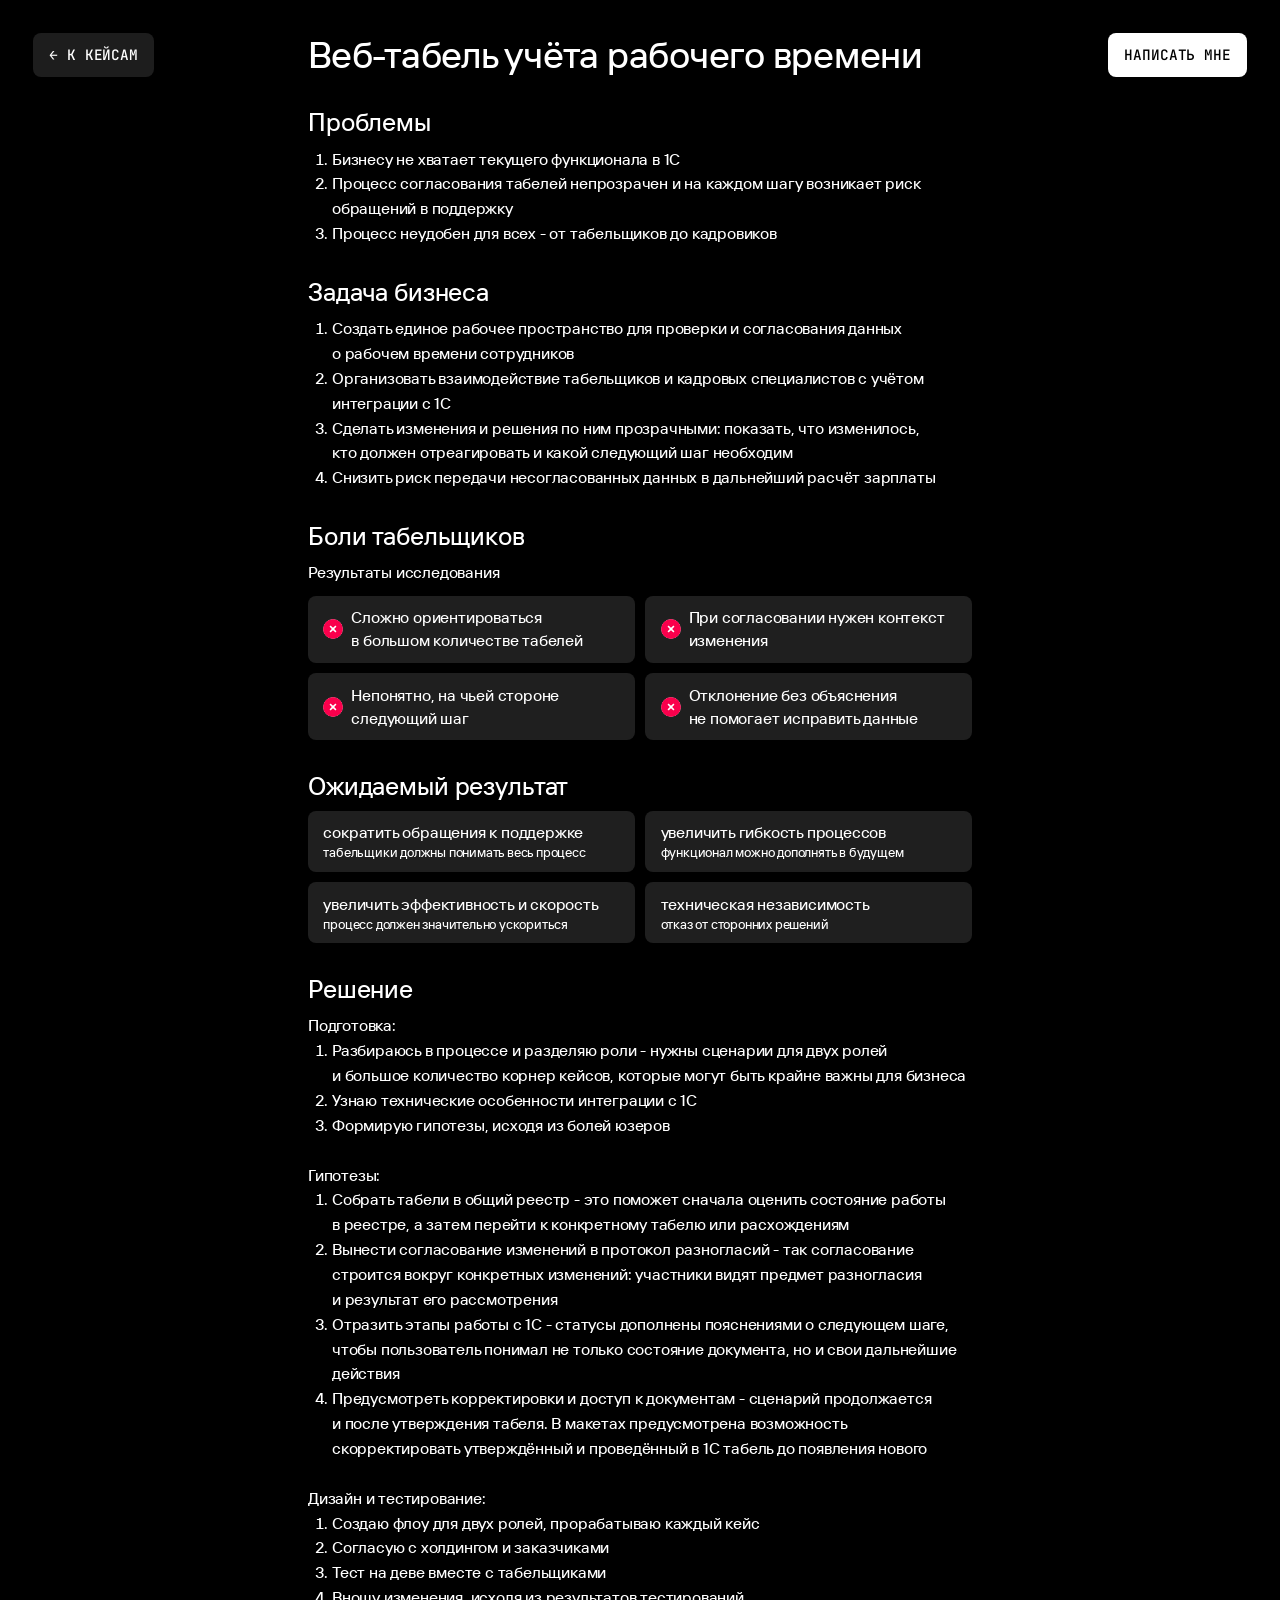
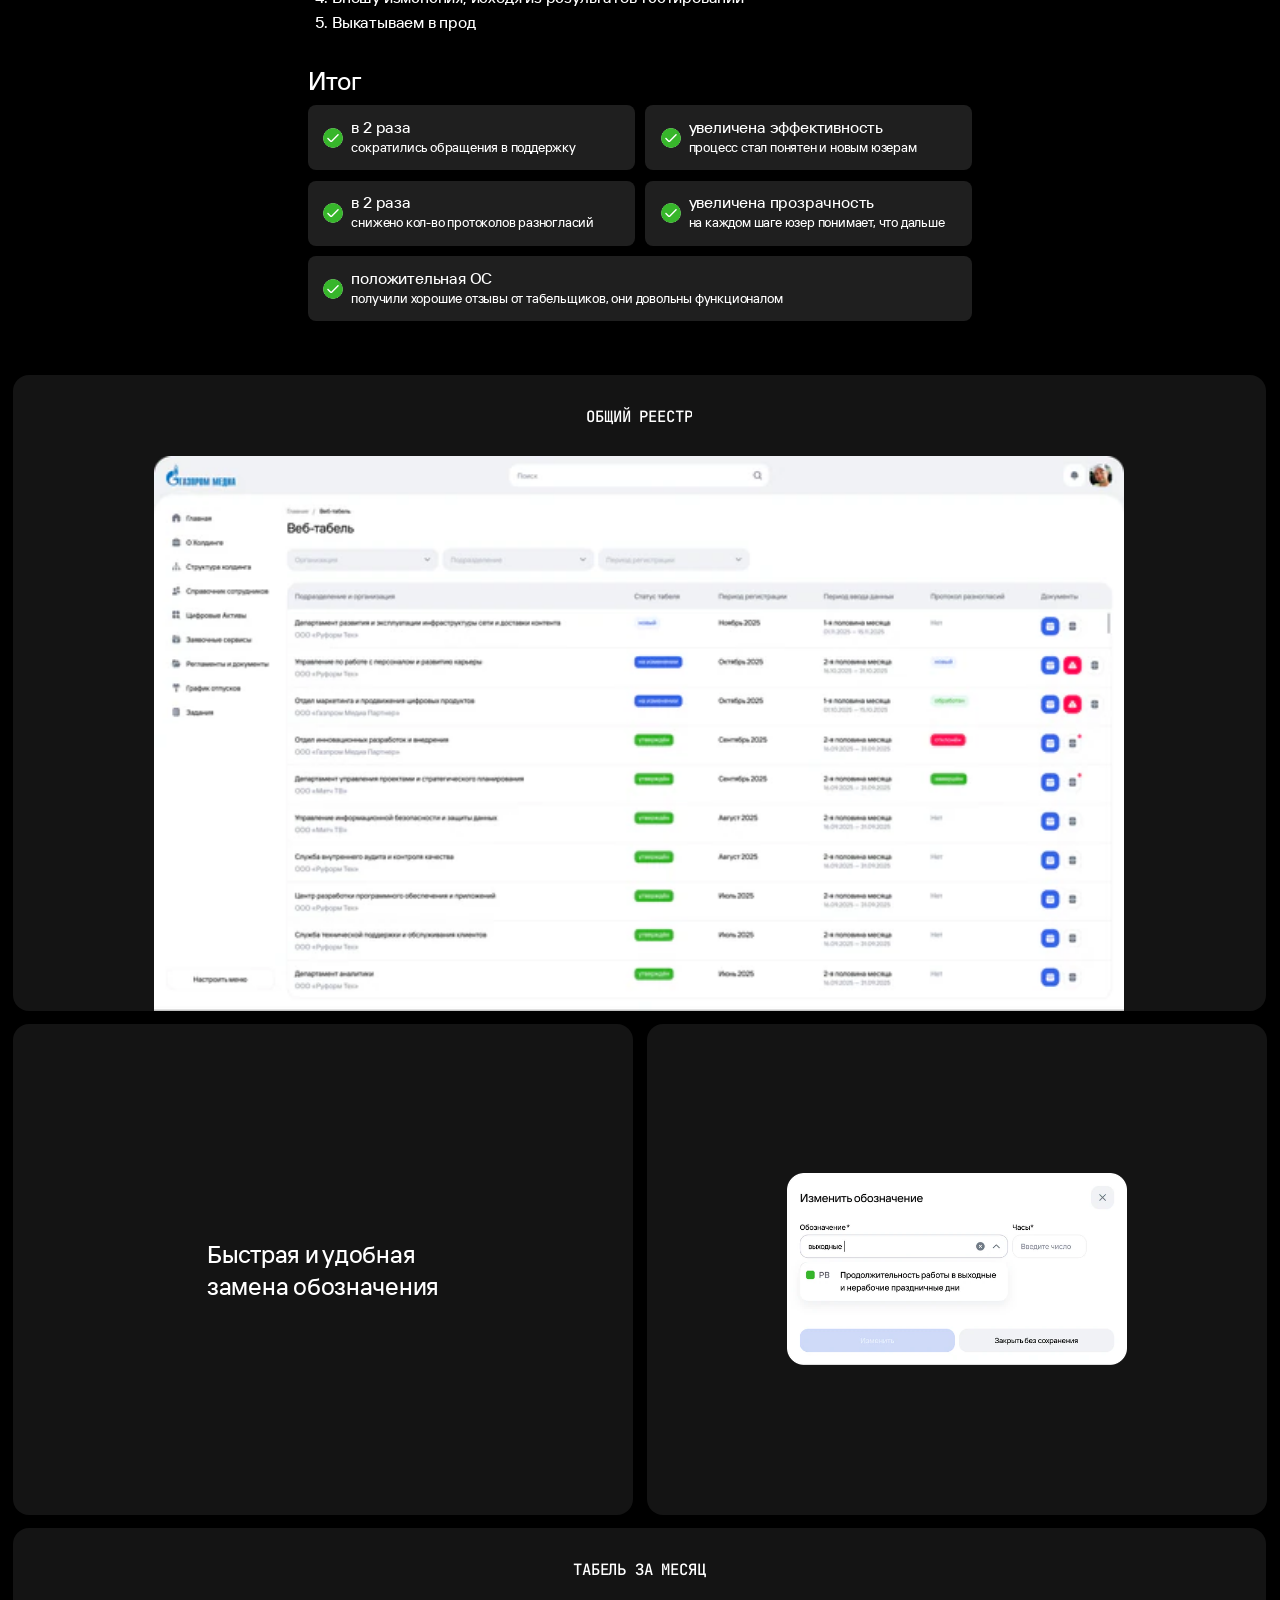
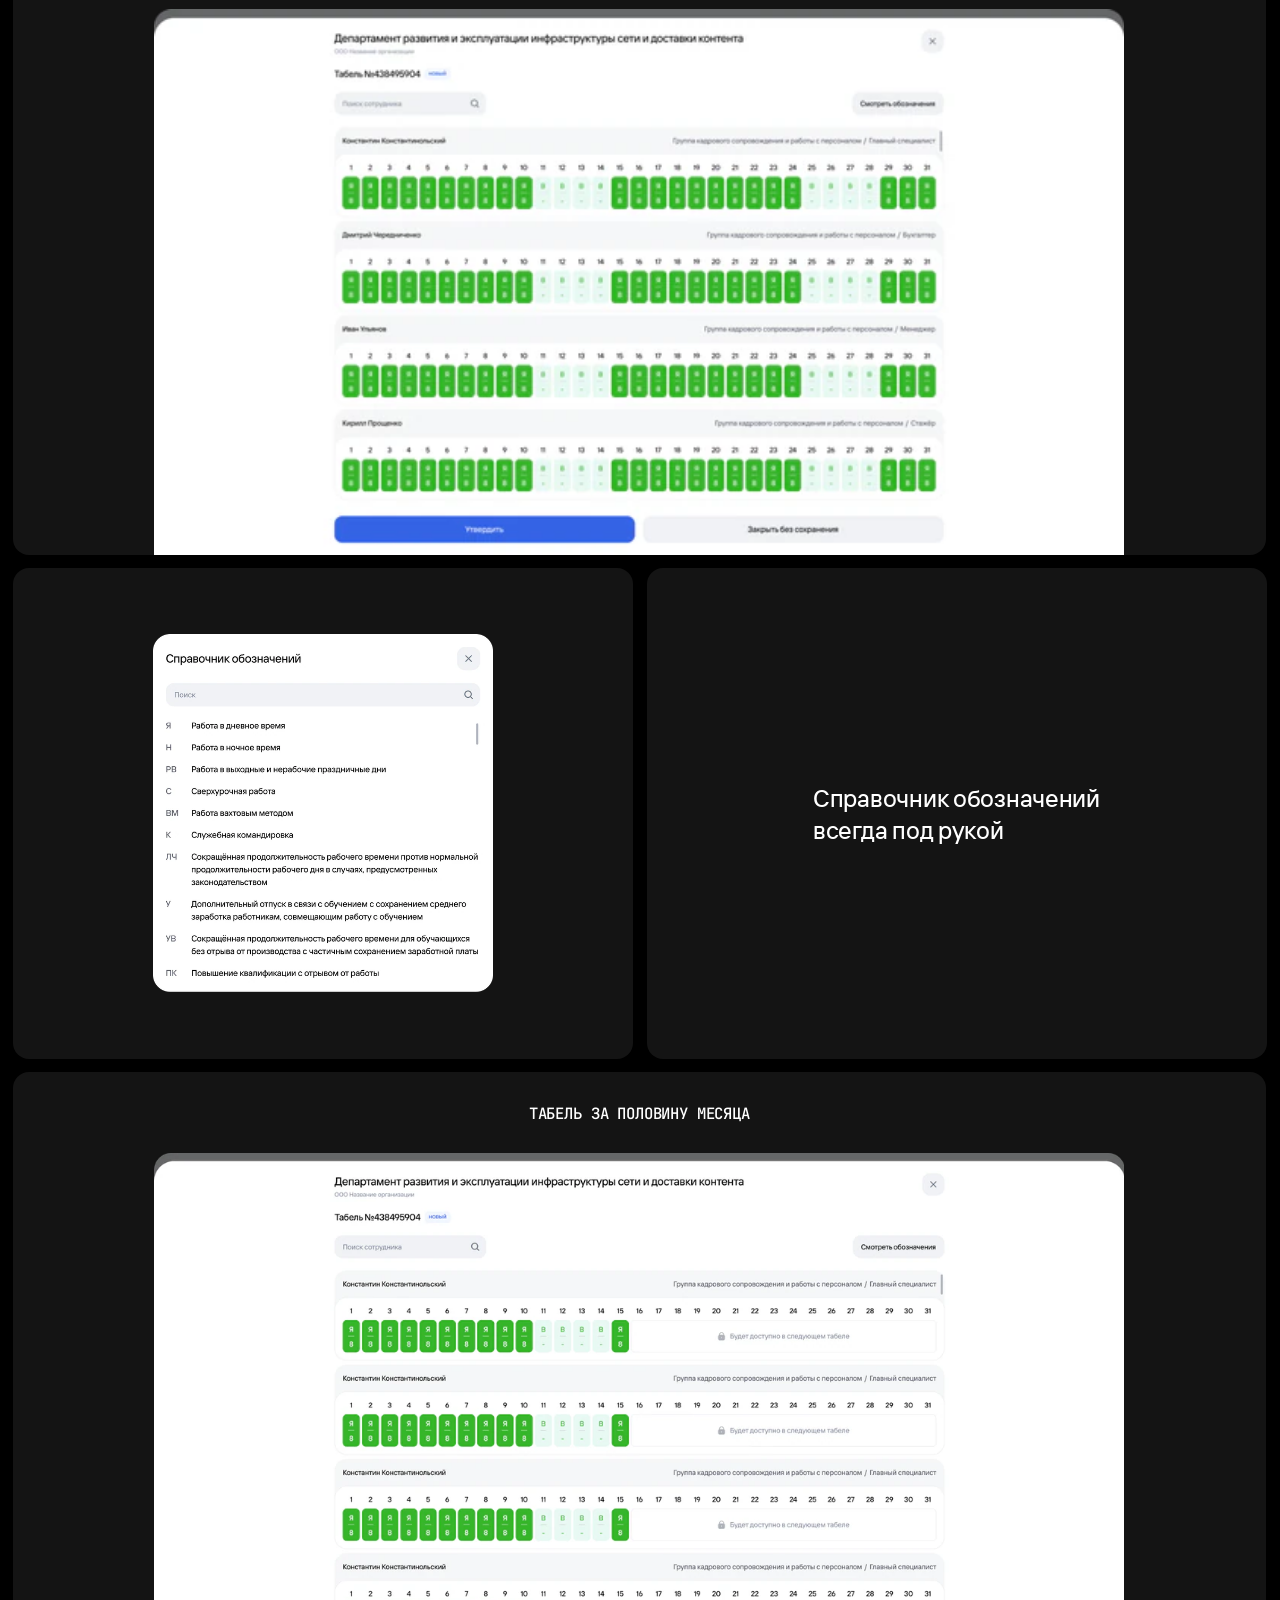
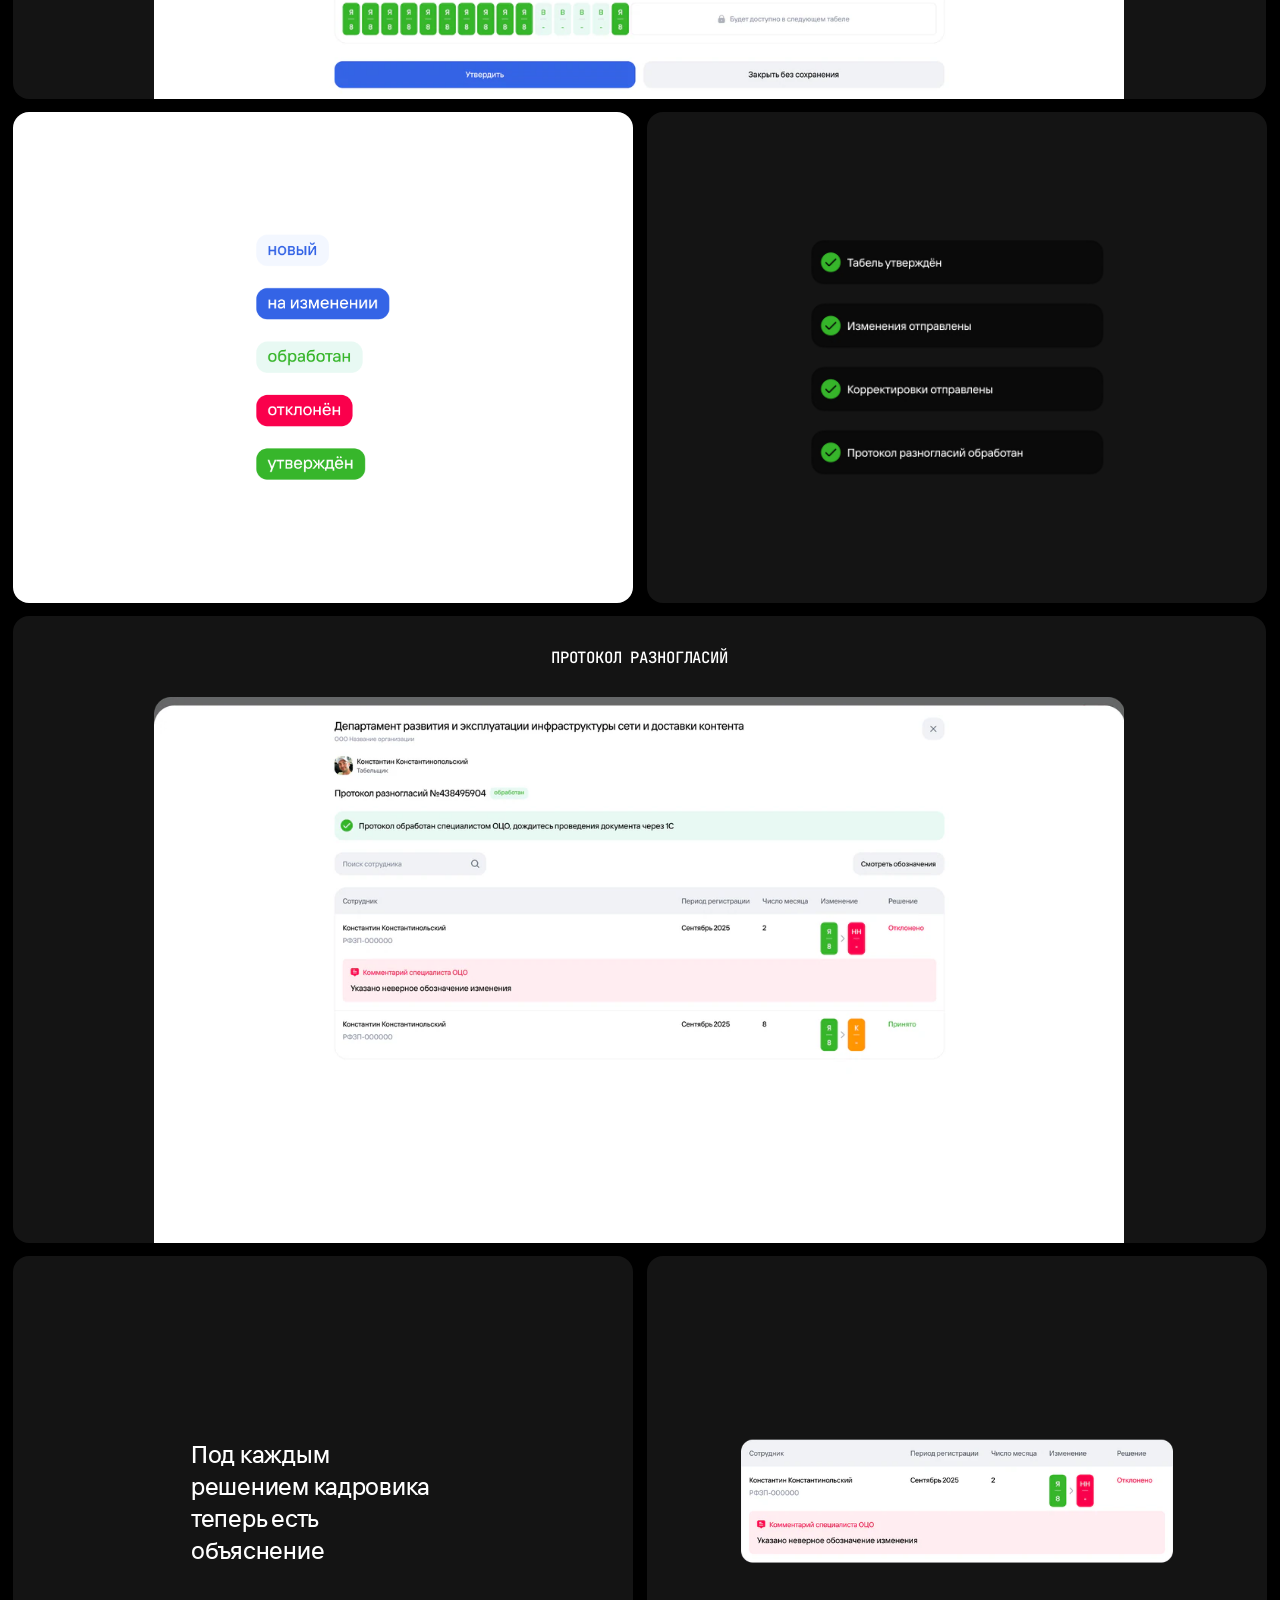
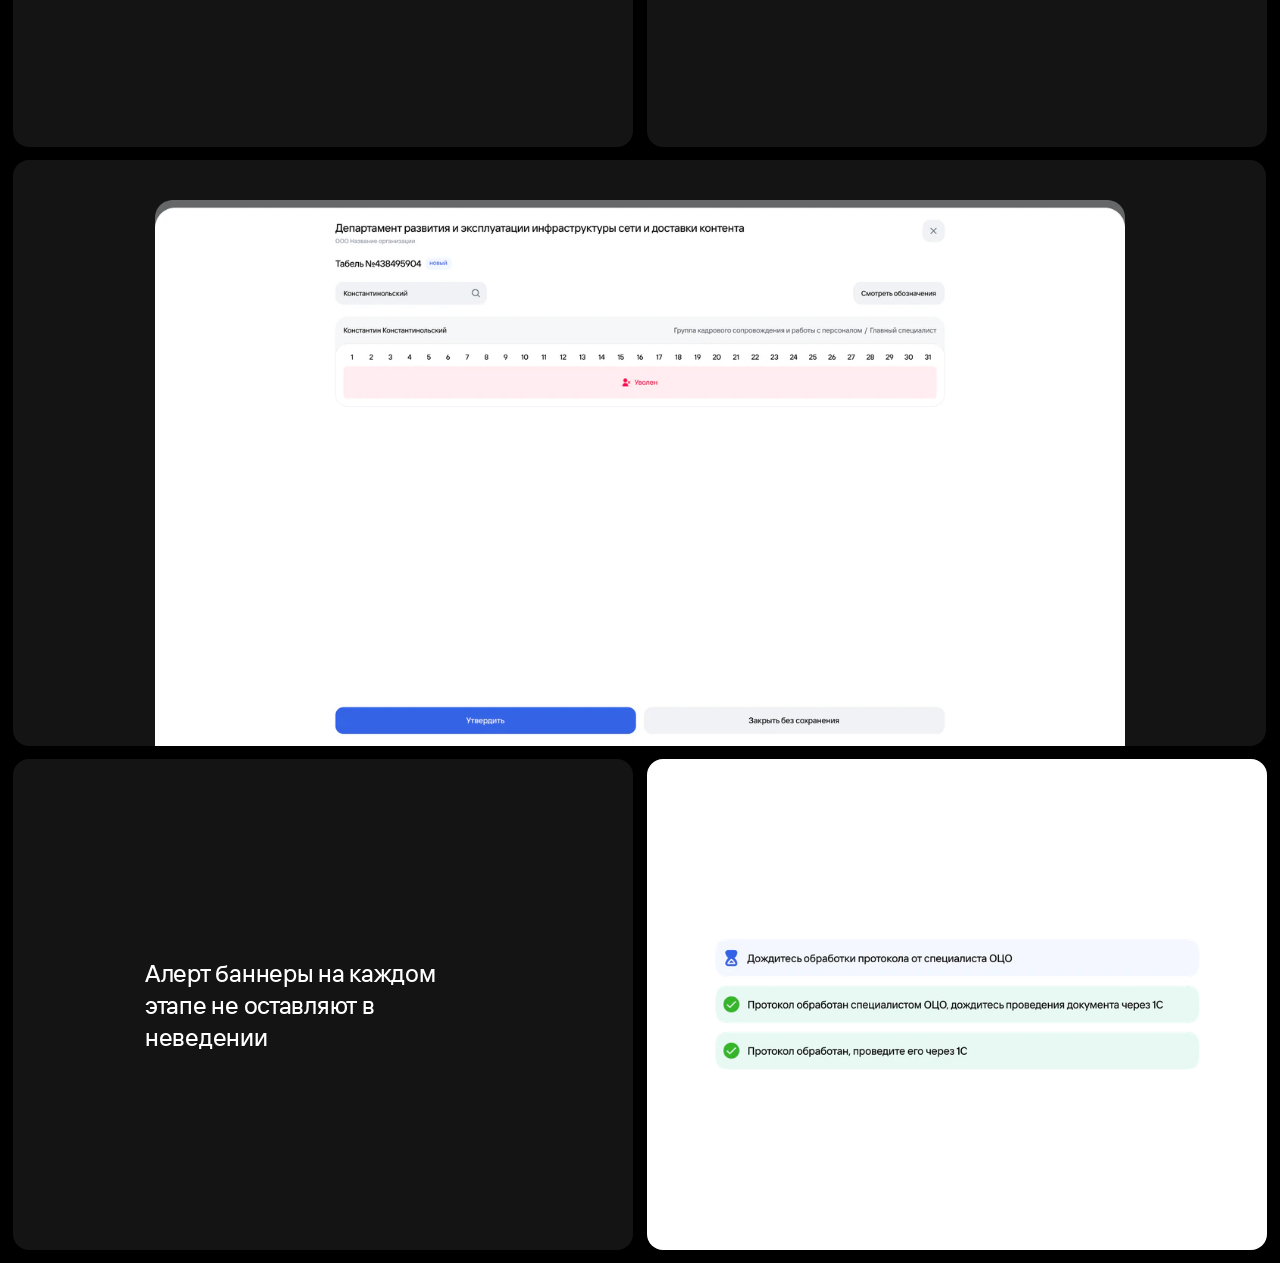
<file: timesheet.html>
<!doctype html>
<html lang="ru">
<head>
<meta charset="utf-8">
<meta name="viewport" content="width=device-width, initial-scale=1">
<title>Владимир Новиков – продуктовый дизайнер</title>
<link rel="icon" type="image/x-icon" sizes="16x16 32x32 48x48 64x64" href="favicon.ico?v=a7900eaa5960">
<link rel="icon" type="image/png" sizes="64x64" href="favicon-64-52b115e67864.png">
<link rel="apple-touch-icon" sizes="180x180" href="apple-touch-icon-561768fd2022.png">
<link rel="preload" href="assets/for-gpt/tt-interphases-pro-medium-dc6a3a2d252f.woff2" as="font" type="font/woff2" crossorigin>
<link rel="preload" href="assets/for-gpt/jetbrains-mono-b0828b0c4cc0.woff2" as="font" type="font/woff2" crossorigin>
<link rel="stylesheet" href="style.css?v=74edb4ac3b9f">
</head>
<body class="case-page timesheet-page">
<header class="case-nav mono"><a class="button back" href="cases.html">← к кейсам</a><a class="button" href="https://t.me/novichoken" target="_blank" rel="noopener noreferrer">Написать мне</a></header>
<main class="case-main">
<div class="reading"><h1 class="case-title" data-node-id="959:49998">Веб-табель учёта рабочего времени</h1></div>
<section class="reading story"><h2 class="section-title" data-node-id="959:50000">Проблемы</h2><ol style="display: block; line-height: 0; list-style-type: decimal; min-width: 100%; position: relative; flex-shrink: 0; font-size: calc(24 * var(--unit)); letter-spacing: calc(-0.2997 * var(--unit)); width: min-content" data-node-id="959:50001" start="1"><li style="margin-bottom: 0; margin-inline-start: calc(36 * var(--unit))"><span style="line-height: calc(37.3 * var(--unit))">Бизнесу не хватает текущего функционала в 1С</span></li><li style="margin-bottom: 0; margin-inline-start: calc(36 * var(--unit))"><span style="line-height: calc(37.3 * var(--unit))">Процесс согласования табелей непрозрачен и на каждом шагу возникает риск обращений в поддержку</span></li><li style="margin-inline-start: calc(36 * var(--unit))"><span style="line-height: calc(37.3 * var(--unit))">Процесс неудобен для всех - от табельщиков до кадровиков</span></li></ol></section>
<section class="reading story"><h2 class="section-title" data-node-id="959:50003">Задача бизнеса</h2><ol style="display: block; line-height: 0; list-style-type: decimal; position: relative; flex-shrink: 0; font-size: calc(24 * var(--unit)); letter-spacing: calc(-0.2997 * var(--unit)); width: 100%" data-node-id="959:50004" start="1"><li style="margin-bottom: 0; margin-inline-start: calc(36 * var(--unit)); white-space: pre-wrap"><span style="line-height: calc(37.3 * var(--unit))">Создать единое рабочее пространство для проверки и согласования данных <br aria-hidden="true">о рабочем времени сотрудников</span></li><li style="margin-bottom: 0; margin-inline-start: calc(36 * var(--unit))"><span style="line-height: calc(37.3 * var(--unit))">Организовать взаимодействие табельщиков и кадровых специалистов с учётом интеграции с 1С</span></li><li style="margin-bottom: 0; margin-inline-start: calc(36 * var(--unit)); white-space: pre-wrap"><span style="line-height: calc(37.3 * var(--unit))">Сделать изменения и решения по ним прозрачными: показать, что изменилось, <br aria-hidden="true">кто должен отреагировать и какой следующий шаг необходим</span></li><li style="margin-inline-start: calc(36 * var(--unit))"><span style="line-height: calc(37.3 * var(--unit))">Снизить риск передачи несогласованных данных в дальнейший расчёт зарплаты</span></li></ol></section>
<section class="reading story"><h2 class="section-title" data-node-id="959:50006">Боли табельщиков</h2><div style="align-content: stretch; display: flex; flex-direction: column; gap: calc(16 * var(--unit)); align-items: flex-start; position: relative; flex-shrink: 0; width: 100%" data-node-id="959:50007"><p style="overflow-wrap: break-word; font-family: var(--sans); line-height: calc(37.3 * var(--unit)); font-style: normal; position: relative; flex-shrink: 0; font-size: calc(24 * var(--unit)); color: #fff; letter-spacing: calc(-0.2997 * var(--unit)); width: 100%" data-node-id="959:50008">Результаты исследования</p><div class="metric-row" style="align-content: stretch; display: flex; gap: calc(16 * var(--unit)); align-items: flex-start; position: relative; flex-shrink: 0; width: 100%" data-node-id="959:50009"><div class="metric" style="background: rgba(255,255,255,0.12); align-content: stretch; display: flex; flex: 1 0 0; gap: calc(12 * var(--unit)); align-items: center; min-width: 1px; padding-inline: calc(23 * var(--unit)); padding-block: calc(16 * var(--unit)); position: relative; border-radius: calc(12 * var(--unit))" data-node-id="959:50010"><div class="metric-icon" style="position: relative; flex-shrink: 0; width: calc(30 * var(--unit)); height: calc(30 * var(--unit))" data-node-id="959:50011"><img style="position: absolute; display: block; inset: 0; max-width: none; width: 100%; height: 100%" alt="" src="assets/for-gpt/nov24-58d7e-900e2c913ce9.svg" loading="lazy" decoding="async"></div><div style="overflow-wrap: break-word; display: flex; flex-direction: column; font-family: var(--sans); justify-content: center; line-height: 0; font-style: normal; position: relative; flex-shrink: 0; font-size: calc(24 * var(--unit)); color: #fff; letter-spacing: calc(-0.3 * var(--unit)); flex: 1; min-width: 0" data-node-id="959:50012"><p style="line-height: calc(34.3 * var(--unit)); white-space: pre-wrap">Сложно ориентироваться <br aria-hidden="true">в большом количестве табелей</p></div></div><div class="metric" style="background: rgba(255,255,255,0.12); align-content: stretch; display: flex; flex: 1 0 0; gap: calc(12 * var(--unit)); align-items: center; min-width: 1px; padding-inline: calc(23 * var(--unit)); padding-block: calc(16 * var(--unit)); position: relative; border-radius: calc(12 * var(--unit)); align-self: stretch" data-node-id="959:50013"><div class="metric-icon" style="position: relative; flex-shrink: 0; width: calc(30 * var(--unit)); height: calc(30 * var(--unit))" data-node-id="959:50014"><img style="position: absolute; display: block; inset: 0; max-width: none; width: 100%; height: 100%" alt="" src="assets/for-gpt/nov24-58d7e-900e2c913ce9.svg" loading="lazy" decoding="async"></div><div style="overflow-wrap: break-word; display: flex; flex-direction: column; font-family: var(--sans); justify-content: center; line-height: 0; font-style: normal; position: relative; flex-shrink: 0; font-size: calc(24 * var(--unit)); color: #fff; letter-spacing: calc(-0.3 * var(--unit)); flex: 1; min-width: 0" data-node-id="959:50015"><p style="line-height: calc(34.3 * var(--unit))">При согласовании нужен контекст изменения</p></div></div></div><div class="metric-row" style="align-content: stretch; display: flex; gap: calc(16 * var(--unit)); align-items: flex-start; position: relative; flex-shrink: 0; width: 100%" data-node-id="959:50016"><div class="metric" style="background: rgba(255,255,255,0.12); align-content: stretch; display: flex; flex: 1 0 0; gap: calc(12 * var(--unit)); align-items: center; min-width: 1px; padding-inline: calc(23 * var(--unit)); padding-block: calc(16 * var(--unit)); position: relative; border-radius: calc(12 * var(--unit))" data-node-id="959:50017"><div class="metric-icon" style="position: relative; flex-shrink: 0; width: calc(30 * var(--unit)); height: calc(30 * var(--unit))" data-node-id="959:50018"><img style="position: absolute; display: block; inset: 0; max-width: none; width: 100%; height: 100%" alt="" src="assets/for-gpt/nov24-58d7e-900e2c913ce9.svg" loading="lazy" decoding="async"></div><div style="overflow-wrap: break-word; display: flex; flex-direction: column; font-family: var(--sans); justify-content: center; line-height: 0; font-style: normal; position: relative; flex-shrink: 0; font-size: calc(24 * var(--unit)); color: #fff; letter-spacing: calc(-0.3 * var(--unit)); flex: 1; min-width: 0" data-node-id="959:50019"><p style="line-height: calc(34.3 * var(--unit))">Непонятно, на чьей стороне следующий шаг</p></div></div><div class="metric" style="background: rgba(255,255,255,0.12); align-content: stretch; display: flex; flex: 1 0 0; gap: calc(12 * var(--unit)); align-items: center; min-width: 1px; padding-inline: calc(23 * var(--unit)); padding-block: calc(16 * var(--unit)); position: relative; border-radius: calc(12 * var(--unit)); align-self: stretch" data-node-id="959:50020"><div class="metric-icon" style="position: relative; flex-shrink: 0; width: calc(30 * var(--unit)); height: calc(30 * var(--unit))" data-node-id="959:50021"><img style="position: absolute; display: block; inset: 0; max-width: none; width: 100%; height: 100%" alt="" src="assets/for-gpt/nov24-58d7e-900e2c913ce9.svg" loading="lazy" decoding="async"></div><div style="overflow-wrap: break-word; display: flex; flex-direction: column; font-family: var(--sans); justify-content: center; line-height: 0; font-style: normal; position: relative; flex-shrink: 0; font-size: calc(24 * var(--unit)); color: #fff; letter-spacing: calc(-0.3 * var(--unit)); flex: 1; min-width: 0" data-node-id="959:50022"><p style="line-height: calc(34.3 * var(--unit)); white-space: pre-wrap">Отклонение без объяснения <br aria-hidden="true">не помогает исправить данные</p></div></div></div></div></section>
<section class="reading story"><h2 class="section-title" data-node-id="959:50024">Ожидаемый результат</h2><div class="metric-row" style="align-content: stretch; display: flex; gap: calc(16 * var(--unit)); align-items: flex-start; position: relative; flex-shrink: 0; width: 100%" data-node-id="959:50025"><div class="metric" style="background: rgba(255,255,255,0.12); align-content: stretch; display: flex; flex: 1 0 0; flex-direction: column; align-items: flex-start; min-width: 1px; padding-inline: calc(23 * var(--unit)); padding-block: calc(16 * var(--unit)); position: relative; border-radius: calc(12 * var(--unit))" data-node-id="959:50026"><p style="line-height: calc(34.3 * var(--unit)); position: relative; flex-shrink: 0; font-size: calc(24 * var(--unit)); letter-spacing: calc(-0.3 * var(--unit)); width: 100%" data-node-id="959:50027">сократить обращения к поддержке</p><p class="metric-description" style="line-height: calc(25.3 * var(--unit)); position: relative; flex-shrink: 0; font-size: calc(20 * var(--unit)); letter-spacing: calc(-0.2997 * var(--unit)); width: 100%" data-node-id="959:50028">табельщики должны понимать весь процесс</p></div><div class="metric" style="background: rgba(255,255,255,0.12); align-content: stretch; display: flex; flex: 1 0 0; flex-direction: column; align-items: flex-start; min-width: 1px; padding-inline: calc(23 * var(--unit)); padding-block: calc(16 * var(--unit)); position: relative; border-radius: calc(12 * var(--unit))" data-node-id="959:50029"><p style="line-height: calc(34.3 * var(--unit)); position: relative; flex-shrink: 0; font-size: calc(24 * var(--unit)); letter-spacing: calc(-0.3 * var(--unit)); width: 100%" data-node-id="959:50030">увеличить гибкость процессов</p><p class="metric-description" style="line-height: calc(25.3 * var(--unit)); position: relative; flex-shrink: 0; font-size: calc(20 * var(--unit)); letter-spacing: calc(-0.2997 * var(--unit)); width: 100%" data-node-id="959:50031">функционал можно дополнять в будущем</p></div></div><div class="metric-row" style="align-content: stretch; display: flex; gap: calc(16 * var(--unit)); align-items: flex-start; position: relative; flex-shrink: 0; width: 100%" data-node-id="959:50032"><div class="metric" style="background: rgba(255,255,255,0.12); align-content: stretch; display: flex; flex: 1 0 0; flex-direction: column; align-items: flex-start; min-width: 1px; padding-inline: calc(23 * var(--unit)); padding-block: calc(16 * var(--unit)); position: relative; border-radius: calc(12 * var(--unit))" data-node-id="959:50033"><p style="line-height: calc(34.3 * var(--unit)); position: relative; flex-shrink: 0; font-size: calc(24 * var(--unit)); letter-spacing: calc(-0.3 * var(--unit)); width: 100%" data-node-id="959:50034">увеличить эффективность и скорость</p><p class="metric-description" style="line-height: calc(25.3 * var(--unit)); position: relative; flex-shrink: 0; font-size: calc(20 * var(--unit)); letter-spacing: calc(-0.2997 * var(--unit)); width: 100%" data-node-id="959:50035">процесс должен значительно ускориться</p></div><div class="metric" style="background: rgba(255,255,255,0.12); align-content: stretch; display: flex; flex: 1 0 0; flex-direction: column; align-items: flex-start; min-width: 1px; padding-inline: calc(23 * var(--unit)); padding-block: calc(16 * var(--unit)); position: relative; border-radius: calc(12 * var(--unit))" data-node-id="959:50036"><p style="line-height: calc(34.3 * var(--unit)); position: relative; flex-shrink: 0; font-size: calc(24 * var(--unit)); letter-spacing: calc(-0.3 * var(--unit)); width: 100%" data-node-id="959:50037">техническая независимость</p><p class="metric-description" style="line-height: calc(25.3 * var(--unit)); position: relative; flex-shrink: 0; font-size: calc(20 * var(--unit)); letter-spacing: calc(-0.2997 * var(--unit)); width: 100%" data-node-id="959:50038">отказ от сторонних решений</p></div></div></section>
<section class="reading story"><h2 class="section-title" data-node-id="959:50040">Решение</h2><div style="align-content: stretch; display: flex; flex-direction: column; align-items: flex-start; position: relative; flex-shrink: 0; width: 100%" data-node-id="959:50041"><div style="overflow-wrap: break-word; font-family: var(--sans); line-height: 0; font-style: normal; position: relative; flex-shrink: 0; font-size: calc(24 * var(--unit)); color: #fff; letter-spacing: calc(-0.2997 * var(--unit)); width: 100%" data-node-id="959:50042"><p style="line-height: calc(37.3 * var(--unit)); margin-bottom: 0; white-space: pre-wrap">Подготовка: </p><ol style="list-style-type: decimal; margin-bottom: 0" start="1"><li style="margin-bottom: 0; margin-inline-start: calc(36 * var(--unit)); white-space: pre-wrap"><span style="line-height: calc(37.3 * var(--unit))">Разбираюсь в процессе и разделяю роли - нужны сценарии для двух ролей <br aria-hidden="true">и большое количество корнер кейсов, которые могут быть крайне важны для бизнеса</span></li><li style="margin-bottom: 0; margin-inline-start: calc(36 * var(--unit))"><span style="line-height: calc(37.3 * var(--unit))">Узнаю технические особенности интеграции с 1С</span></li><li style="margin-inline-start: calc(36 * var(--unit))"><span style="line-height: calc(37.3 * var(--unit))">Формирую гипотезы, исходя из болей юзеров</span></li></ol><p style="line-height: calc(37.3 * var(--unit)); margin-bottom: 0; white-space: pre-wrap">​</p><p style="line-height: calc(37.3 * var(--unit)); margin-bottom: 0; white-space: pre-wrap">Гипотезы: </p><ol style="list-style-type: decimal; margin-bottom: 0" start="1"><li style="margin-bottom: 0; margin-inline-start: calc(36 * var(--unit)); white-space: pre-wrap"><span style="line-height: calc(37.3 * var(--unit))">Собрать табели в общий реестр - это поможет сначала оценить состояние работы <br aria-hidden="true">в реестре, а затем перейти к конкретному табелю или расхождениям</span></li><li style="margin-bottom: 0; margin-inline-start: calc(36 * var(--unit)); white-space: pre-wrap"><span style="line-height: calc(37.3 * var(--unit))">Вынести согласование изменений в протокол разногласий - так согласование строится вокруг конкретных изменений: участники видят предмет разногласия <br aria-hidden="true">и результат его рассмотрения</span></li><li style="margin-bottom: 0; margin-inline-start: calc(36 * var(--unit))"><span style="line-height: calc(37.3 * var(--unit))">Отразить этапы работы с 1С - статусы дополнены пояснениями о следующем шаге, чтобы пользователь понимал не только состояние документа, но и свои дальнейшие действия</span></li><li style="margin-inline-start: calc(36 * var(--unit)); white-space: pre-wrap"><span style="line-height: calc(37.3 * var(--unit))">Предусмотреть корректировки и доступ к документам - сценарий продолжается <br aria-hidden="true">и после утверждения табеля. В макетах предусмотрена возможность скорректировать утверждённый и проведённый в 1С табель до появления нового</span></li></ol><p style="line-height: calc(37.3 * var(--unit)); margin-bottom: 0; white-space: pre-wrap"><br aria-hidden="true">Дизайн и тестирование:</p><ol style="list-style-type: decimal" start="1"><li style="margin-bottom: 0; margin-inline-start: calc(36 * var(--unit))"><span style="line-height: calc(37.3 * var(--unit))">Создаю флоу для двух ролей, прорабатываю каждый кейс</span></li><li style="margin-bottom: 0; margin-inline-start: calc(36 * var(--unit))"><span style="line-height: calc(37.3 * var(--unit))">Согласую с холдингом и заказчиками</span></li><li style="margin-bottom: 0; margin-inline-start: calc(36 * var(--unit))"><span style="line-height: calc(37.3 * var(--unit))">Тест на деве вместе с табельщиками</span></li><li style="margin-bottom: 0; margin-inline-start: calc(36 * var(--unit))"><span style="line-height: calc(37.3 * var(--unit))">Вношу изменения, исходя из результатов тестирований</span></li><li style="margin-inline-start: calc(36 * var(--unit))"><span style="line-height: calc(37.3 * var(--unit))">Выкатываем в прод</span></li></ol></div></div></section>
<section class="reading story"><h2 class="section-title" data-node-id="959:50044">Итог</h2><div class="metric-row" style="align-content: stretch; display: flex; gap: calc(16 * var(--unit)); align-items: flex-start; position: relative; flex-shrink: 0; width: 100%" data-node-id="959:50045"><div class="metric" style="background: rgba(255,255,255,0.12); align-content: stretch; display: flex; flex: 1 0 0; gap: calc(12 * var(--unit)); align-items: center; min-width: 1px; padding-inline: calc(23 * var(--unit)); padding-block: calc(16 * var(--unit)); position: relative; border-radius: calc(12 * var(--unit))" data-node-id="959:50046"><div class="metric-icon" style="position: relative; flex-shrink: 0; width: calc(30 * var(--unit)); height: calc(30 * var(--unit))" data-node-id="959:50047"><img style="position: absolute; display: block; inset: 0; max-width: none; width: 100%; height: 100%" alt="" src="assets/for-gpt/nov24-df3e9-4b8d258e0335.svg" loading="lazy" decoding="async"></div><div style="overflow-wrap: break-word; align-content: stretch; display: flex; flex: 1 0 0; flex-direction: column; font-family: var(--sans); align-items: flex-start; min-width: 1px; font-style: normal; padding-bottom: calc(6 * var(--unit)); position: relative; color: #fff" data-node-id="959:50048"><p style="line-height: calc(34.3 * var(--unit)); position: relative; flex-shrink: 0; font-size: calc(24 * var(--unit)); letter-spacing: calc(-0.3 * var(--unit)); width: 100%" data-node-id="959:50049">в 2 раза</p><p class="metric-description" style="line-height: calc(25.3 * var(--unit)); position: relative; flex-shrink: 0; font-size: calc(20 * var(--unit)); letter-spacing: calc(-0.2997 * var(--unit)); width: 100%" data-node-id="959:50050">сократились обращения в поддержку</p></div></div><div class="metric" style="background: rgba(255,255,255,0.12); align-content: stretch; display: flex; flex: 1 0 0; gap: calc(12 * var(--unit)); align-items: center; min-width: 1px; padding-inline: calc(23 * var(--unit)); padding-block: calc(16 * var(--unit)); position: relative; border-radius: calc(12 * var(--unit))" data-node-id="959:50051"><div class="metric-icon" style="position: relative; flex-shrink: 0; width: calc(30 * var(--unit)); height: calc(30 * var(--unit))" data-node-id="959:50052"><img style="position: absolute; display: block; inset: 0; max-width: none; width: 100%; height: 100%" alt="" src="assets/for-gpt/nov24-df3e9-4b8d258e0335.svg" loading="lazy" decoding="async"></div><div style="overflow-wrap: break-word; align-content: stretch; display: flex; flex: 1 0 0; flex-direction: column; font-family: var(--sans); align-items: flex-start; min-width: 1px; font-style: normal; padding-bottom: calc(6 * var(--unit)); position: relative; color: #fff" data-node-id="959:50053"><p style="line-height: calc(34.3 * var(--unit)); position: relative; flex-shrink: 0; font-size: calc(24 * var(--unit)); letter-spacing: calc(-0.3 * var(--unit)); width: 100%" data-node-id="959:50054">увеличена эффективность</p><p class="metric-description" style="line-height: calc(25.3 * var(--unit)); position: relative; flex-shrink: 0; font-size: calc(20 * var(--unit)); letter-spacing: calc(-0.2997 * var(--unit)); width: 100%" data-node-id="959:50055">процесс стал понятен и новым юзерам</p></div></div></div><div class="metric-row" style="align-content: stretch; display: flex; gap: calc(16 * var(--unit)); align-items: flex-start; position: relative; flex-shrink: 0; width: 100%" data-node-id="959:50056"><div class="metric" style="background: rgba(255,255,255,0.12); align-content: stretch; display: flex; flex: 1 0 0; gap: calc(12 * var(--unit)); align-items: center; min-width: 1px; padding-inline: calc(23 * var(--unit)); padding-block: calc(16 * var(--unit)); position: relative; border-radius: calc(12 * var(--unit))" data-node-id="959:50057"><div class="metric-icon" style="position: relative; flex-shrink: 0; width: calc(30 * var(--unit)); height: calc(30 * var(--unit))" data-node-id="959:50058"><img style="position: absolute; display: block; inset: 0; max-width: none; width: 100%; height: 100%" alt="" src="assets/for-gpt/nov24-df3e9-4b8d258e0335.svg" loading="lazy" decoding="async"></div><div style="overflow-wrap: break-word; align-content: stretch; display: flex; flex: 1 0 0; flex-direction: column; font-family: var(--sans); align-items: flex-start; min-width: 1px; font-style: normal; padding-bottom: calc(6 * var(--unit)); position: relative; color: #fff" data-node-id="959:50059"><p style="line-height: calc(34.3 * var(--unit)); position: relative; flex-shrink: 0; font-size: calc(24 * var(--unit)); letter-spacing: calc(-0.3 * var(--unit)); width: 100%" data-node-id="959:50060">в 2 раза</p><p class="metric-description" style="line-height: calc(25.3 * var(--unit)); position: relative; flex-shrink: 0; font-size: calc(20 * var(--unit)); letter-spacing: calc(-0.2997 * var(--unit)); width: 100%" data-node-id="959:50061">снижено кол-во протоколов разногласий</p></div></div><div class="metric" style="background: rgba(255,255,255,0.12); align-content: stretch; display: flex; flex: 1 0 0; gap: calc(12 * var(--unit)); align-items: center; min-width: 1px; padding-inline: calc(23 * var(--unit)); padding-block: calc(16 * var(--unit)); position: relative; border-radius: calc(12 * var(--unit))" data-node-id="959:50062"><div class="metric-icon" style="position: relative; flex-shrink: 0; width: calc(30 * var(--unit)); height: calc(30 * var(--unit))" data-node-id="959:50063"><img style="position: absolute; display: block; inset: 0; max-width: none; width: 100%; height: 100%" alt="" src="assets/for-gpt/nov24-df3e9-4b8d258e0335.svg" loading="lazy" decoding="async"></div><div style="overflow-wrap: break-word; align-content: stretch; display: flex; flex: 1 0 0; flex-direction: column; font-family: var(--sans); align-items: flex-start; min-width: 1px; font-style: normal; padding-bottom: calc(6 * var(--unit)); position: relative; color: #fff" data-node-id="959:50064"><p style="line-height: calc(34.3 * var(--unit)); position: relative; flex-shrink: 0; font-size: calc(24 * var(--unit)); letter-spacing: calc(-0.3 * var(--unit)); width: 100%" data-node-id="959:50065">увеличена прозрачность</p><p class="metric-description" style="line-height: calc(25.3 * var(--unit)); position: relative; flex-shrink: 0; font-size: calc(20 * var(--unit)); letter-spacing: calc(-0.2997 * var(--unit)); width: 100%" data-node-id="959:50066">на каждом шаге юзер понимает, что дальше</p></div></div></div><div class="metric" style="background: rgba(255,255,255,0.12); align-content: stretch; display: flex; gap: calc(12 * var(--unit)); align-items: center; padding-inline: calc(23 * var(--unit)); padding-block: calc(16 * var(--unit)); position: relative; border-radius: calc(12 * var(--unit)); flex-shrink: 0; width: 100%" data-node-id="959:50067"><div class="metric-icon" style="position: relative; flex-shrink: 0; width: calc(30 * var(--unit)); height: calc(30 * var(--unit))" data-node-id="959:50068"><img style="position: absolute; display: block; inset: 0; max-width: none; width: 100%; height: 100%" alt="" src="assets/for-gpt/nov24-df3e9-4b8d258e0335.svg" loading="lazy" decoding="async"></div><div style="overflow-wrap: break-word; align-content: stretch; display: flex; flex: 1 0 0; flex-direction: column; font-family: var(--sans); align-items: flex-start; min-width: 1px; font-style: normal; padding-bottom: calc(6 * var(--unit)); position: relative; color: #fff" data-node-id="959:50069"><p style="line-height: calc(34.3 * var(--unit)); position: relative; flex-shrink: 0; font-size: calc(24 * var(--unit)); letter-spacing: calc(-0.3 * var(--unit)); width: 100%" data-node-id="959:50070">положительная ОС</p><p class="metric-description" style="line-height: calc(25.3 * var(--unit)); position: relative; flex-shrink: 0; font-size: calc(20 * var(--unit)); letter-spacing: calc(-0.2997 * var(--unit)); width: 100%" data-node-id="959:50071">получили хорошие отзывы от табельщиков, они довольны функционалом</p></div></div></section>
<div class="case-gallery timesheet-gallery">
<figure class="scene" style="aspect-ratio: 1880 / 954"><div class="scene-canvas" style="--unit: calc(100cqw / 1880)"><div class="scene-root" style="background: rgba(255,255,255,0.08); overflow: hidden; position: relative; border-radius: calc(24 * var(--unit)); flex-shrink: 0" data-node-id="959:50073"><div style="position: absolute; align-content: stretch; display: flex; flex-direction: column; gap: calc(41.292 * var(--unit)); height: calc(907 * var(--unit)); align-items: center; left: calc(50% - calc(0.5 * var(--unit))); overflow: hidden; top: calc(47 * var(--unit)); width: calc(1455 * var(--unit)); transform: translateX(-50%)" data-node-id="959:50074"><p style="overflow-wrap: break-word; font-family: var(--mono); line-height: calc(33.5 * var(--unit)); font-style: normal; overflow: hidden; position: relative; flex-shrink: 0; font-size: calc(23.45 * var(--unit)); text-overflow: ellipsis; text-align: right; color: #fff; letter-spacing: calc(-0.2391 * var(--unit)); text-transform: uppercase; white-space: nowrap" data-node-id="959:50075">общий реестр</p><div style="height: calc(832 * var(--unit)); position: relative; flex-shrink: 0; width: calc(1455 * var(--unit))" data-node-id="959:55201"><img style="position: absolute; inset: 0; max-width: none; object-fit: cover; pointer-events: none; width: 100%; height: 100%" alt="" loading="lazy" decoding="async" src="assets/for-gpt/nov24-a65f0-1280-4edd59826421.webp" srcset="assets/for-gpt/nov24-a65f0-640-dba677a0d343.webp 640w, assets/for-gpt/nov24-a65f0-1280-4edd59826421.webp 1280w, assets/for-gpt/nov24-a65f0-1920-84edb52429c8.webp 1920w, assets/for-gpt/nov24-a65f0-4096-4b13d1bd042e.webp 4096w" sizes="(max-width: 700px) calc(77.3936vw - 18.5745px), 75.7813vw" width="4096" height="2341"></div></div></div></div></figure>
<div class="visual-row"><figure class="scene" style="aspect-ratio: 930 / 736"><div class="scene-canvas" style="--unit: calc(100cqw / 930)"><div class="scene-root" style="background: rgba(255,255,255,0.08); overflow: hidden; position: relative; border-radius: calc(24 * var(--unit)); flex-shrink: 0" data-node-id="959:50521"><div style="overflow-wrap: break-word; position: absolute; display: flex; flex-direction: column; font-family: var(--sans); font-weight: 500; justify-content: center; line-height: 0; left: calc(291 * var(--unit)); font-size: calc(36.03 * var(--unit)); color: #fff; top: calc(50% + calc(0.5 * var(--unit))); letter-spacing: calc(-0.4126 * var(--unit)); width: calc(349 * var(--unit)); transform: translateY(-50%)" data-node-id="959:50522"><p style="line-height: calc(48.236 * var(--unit))">Быстрая и удобная замена обозначения</p></div></div></div></figure><figure class="scene" style="aspect-ratio: 930 / 736"><div class="scene-canvas" style="--unit: calc(100cqw / 930)"><div class="scene-root" style="background: rgba(255,255,255,0.08); overflow: hidden; position: relative; border-radius: calc(24 * var(--unit)); flex-shrink: 0" data-node-id="959:50523"><div style="position: absolute; height: calc(288 * var(--unit)); left: 50%; top: 50%; width: calc(510 * var(--unit)); transform: translateX(-50%) translateY(-50%)" data-node-id="964:55203"><img style="position: absolute; inset: 0; max-width: none; object-fit: cover; pointer-events: none; width: 100%; height: 100%" alt="" loading="lazy" decoding="async" src="assets/for-gpt/nov24-9576a-1280-3f45d6506873.webp" srcset="assets/for-gpt/nov24-9576a-640-72df2d892800.webp 640w, assets/for-gpt/nov24-9576a-1280-3f45d6506873.webp 1280w, assets/for-gpt/nov24-9576a-2040-2e8fa6208c69.webp 2040w" sizes="(max-width: 700px) calc(54.8387vw - 13.1613px), 26.5625vw" width="2040" height="1153"></div></div></div></figure></div>
<figure class="scene" style="aspect-ratio: 1880 / 940"><div class="scene-canvas" style="--unit: calc(100cqw / 1880)"><div class="scene-root" style="background: rgba(255,255,255,0.08); overflow: hidden; position: relative; border-radius: calc(24 * var(--unit)); flex-shrink: 0" data-node-id="959:50538"><div style="position: absolute; align-content: stretch; display: flex; flex-direction: column; gap: calc(41.292 * var(--unit)); height: calc(893 * var(--unit)); align-items: center; left: calc(50% - calc(0.5 * var(--unit))); overflow: hidden; top: calc(47 * var(--unit)); width: calc(1455 * var(--unit)); transform: translateX(-50%)" data-node-id="959:50539"><p style="overflow-wrap: break-word; font-family: var(--mono); line-height: calc(33.5 * var(--unit)); font-style: normal; overflow: hidden; position: relative; flex-shrink: 0; font-size: calc(23.45 * var(--unit)); text-overflow: ellipsis; text-align: right; color: #fff; letter-spacing: calc(-0.2391 * var(--unit)); text-transform: uppercase; white-space: nowrap" data-node-id="959:50540">табель за месяц</p><div style="height: calc(818 * var(--unit)); position: relative; flex-shrink: 0; width: calc(1455 * var(--unit))" data-node-id="964:55204"><img style="position: absolute; inset: 0; max-width: none; object-fit: cover; pointer-events: none; width: 100%; height: 100%" alt="" loading="lazy" decoding="async" src="assets/for-gpt/nov24-d0232-1280-c00c2a5fdf20.webp" srcset="assets/for-gpt/nov24-d0232-640-338e57b2c66c.webp 640w, assets/for-gpt/nov24-d0232-1280-c00c2a5fdf20.webp 1280w, assets/for-gpt/nov24-d0232-1920-29097861e739.webp 1920w, assets/for-gpt/nov24-d0232-4096-fca5bc0944c4.webp 4096w" sizes="(max-width: 700px) calc(77.3936vw - 18.5745px), 75.7813vw" width="4096" height="2302"></div></div></div></div></figure>
<div class="visual-row"><figure class="scene" style="aspect-ratio: 930 / 736"><div class="scene-canvas" style="--unit: calc(100cqw / 930)"><div class="scene-root" style="background: rgba(255,255,255,0.08); overflow: hidden; position: relative; border-radius: calc(24 * var(--unit)); flex-shrink: 0" data-node-id="959:51442"><div style="position: absolute; height: calc(537 * var(--unit)); left: 50%; top: calc(50% - calc(0.5 * var(--unit))); width: calc(510 * var(--unit)); transform: translateX(-50%) translateY(-50%)" data-node-id="964:55205"><img style="position: absolute; inset: 0; max-width: none; object-fit: cover; pointer-events: none; width: 100%; height: 100%" alt="" loading="lazy" decoding="async" src="assets/for-gpt/nov24-62961-2036-c1e9ee4031b4.webp" srcset="assets/for-gpt/nov24-62961-640-6a98f691b5ef.webp 640w, assets/for-gpt/nov24-62961-2036-c1e9ee4031b4.webp 2036w" sizes="(max-width: 700px) calc(54.8387vw - 13.1613px), 26.5625vw" width="2036" height="2143"></div></div></div></figure><figure class="scene" style="aspect-ratio: 930 / 736"><div class="scene-canvas" style="--unit: calc(100cqw / 930)"><div class="scene-root" style="background: rgba(255,255,255,0.08); overflow: hidden; position: relative; border-radius: calc(24 * var(--unit)); flex-shrink: 0" data-node-id="959:51483"><div style="overflow-wrap: break-word; position: absolute; display: flex; flex-direction: column; font-family: var(--sans); font-weight: 500; justify-content: center; line-height: 0; left: calc(249 * var(--unit)); font-size: calc(36.03 * var(--unit)); color: #fff; top: calc(50% + calc(0.5 * var(--unit))); letter-spacing: calc(-0.4126 * var(--unit)); width: calc(433 * var(--unit)); transform: translateY(-50%)" data-node-id="959:51484"><p style="line-height: calc(48.236 * var(--unit))">Справочник обозначений<br aria-hidden="true">всегда под рукой</p></div></div></div></figure></div>
<figure class="scene" style="aspect-ratio: 1880 / 940"><div class="scene-canvas" style="--unit: calc(100cqw / 1880)"><div class="scene-root" style="background: rgba(255,255,255,0.08); overflow: hidden; position: relative; border-radius: calc(24 * var(--unit)); flex-shrink: 0" data-node-id="959:51485"><div style="position: absolute; align-content: stretch; display: flex; flex-direction: column; gap: calc(41.292 * var(--unit)); height: calc(893 * var(--unit)); align-items: center; left: calc(50% - calc(0.5 * var(--unit))); overflow: hidden; top: calc(47 * var(--unit)); width: calc(1455 * var(--unit)); transform: translateX(-50%)" data-node-id="959:51486"><p style="overflow-wrap: break-word; font-family: var(--mono); line-height: calc(33.5 * var(--unit)); font-style: normal; overflow: hidden; position: relative; flex-shrink: 0; font-size: calc(23.45 * var(--unit)); text-overflow: ellipsis; text-align: right; color: #fff; letter-spacing: calc(-0.2391 * var(--unit)); text-transform: uppercase; white-space: nowrap" data-node-id="959:51487">табель за половину месяца</p><div style="height: calc(818 * var(--unit)); position: relative; flex-shrink: 0; width: calc(1455 * var(--unit))" data-node-id="964:55206"><img style="position: absolute; inset: 0; max-width: none; object-fit: cover; pointer-events: none; width: 100%; height: 100%" alt="" loading="lazy" decoding="async" src="assets/for-gpt/nov24-2a65f-1280-164203590c38.webp" srcset="assets/for-gpt/nov24-2a65f-640-a002433f8a8b.webp 640w, assets/for-gpt/nov24-2a65f-1280-164203590c38.webp 1280w, assets/for-gpt/nov24-2a65f-1920-b86056572aed.webp 1920w, assets/for-gpt/nov24-2a65f-4096-58a7350cebf4.webp 4096w" sizes="(max-width: 700px) calc(77.3936vw - 18.5745px), 75.7813vw" width="4096" height="2302"></div></div></div></div></figure>
<div class="visual-row"><figure class="scene" style="aspect-ratio: 930 / 736"><div class="scene-canvas" style="--unit: calc(100cqw / 930)"><div class="scene-root" style="background: #fff; overflow: hidden; position: relative; border-radius: calc(24 * var(--unit)); flex-shrink: 0" data-node-id="959:51622"><div style="position: absolute; height: calc(367 * var(--unit)); left: 50%; top: calc(50% - calc(0.5 * var(--unit))); width: calc(200 * var(--unit)); transform: translateX(-50%) translateY(-50%)" data-node-id="964:55210"><img style="position: absolute; inset: 0; max-width: none; object-fit: cover; pointer-events: none; width: 100%; height: 100%" alt="" loading="lazy" decoding="async" src="assets/for-gpt/nov24-e3de8-795-4ae04b8bf530.webp" srcset="assets/for-gpt/nov24-e3de8-795-4ae04b8bf530.webp 795w" sizes="(max-width: 700px) calc(21.5054vw - 5.1613px), 10.4167vw" width="795" height="1460"></div></div></div></figure><figure class="scene" style="aspect-ratio: 930 / 736"><div class="scene-canvas" style="--unit: calc(100cqw / 930)"><div class="scene-root" style="background: rgba(255,255,255,0.08); overflow: hidden; position: relative; border-radius: calc(24 * var(--unit)); flex-shrink: 0" data-node-id="959:51628"><div style="position: absolute; height: calc(350 * var(--unit)); left: calc(50% + calc(0.5 * var(--unit))); top: 50%; width: calc(437 * var(--unit)); transform: translateX(-50%) translateY(-50%)" data-node-id="964:55209"><img style="position: absolute; inset: 0; max-width: none; object-fit: cover; pointer-events: none; width: 100%; height: 100%" alt="" loading="lazy" decoding="async" src="assets/for-gpt/nov24-ac8ec-1748-5e629d3d0f0f.webp" srcset="assets/for-gpt/nov24-ac8ec-640-6bf1c273c8aa.webp 640w, assets/for-gpt/nov24-ac8ec-1748-5e629d3d0f0f.webp 1748w" sizes="(max-width: 700px) calc(46.9892vw - 11.2774px), 22.7604vw" width="1748" height="1399"></div></div></div></figure></div>
<figure class="scene" style="aspect-ratio: 1880 / 940"><div class="scene-canvas" style="--unit: calc(100cqw / 1880)"><div class="scene-root" style="background: rgba(255,255,255,0.08); overflow: hidden; position: relative; border-radius: calc(24 * var(--unit)); flex-shrink: 0" data-node-id="959:51633"><div style="position: absolute; align-content: stretch; display: flex; flex-direction: column; gap: calc(41.292 * var(--unit)); height: calc(893 * var(--unit)); align-items: center; left: calc(50% - calc(0.5 * var(--unit))); overflow: hidden; top: calc(47 * var(--unit)); width: calc(1455 * var(--unit)); transform: translateX(-50%)" data-node-id="959:51634"><p style="overflow-wrap: break-word; font-family: var(--mono); line-height: calc(33.5 * var(--unit)); font-style: normal; overflow: hidden; position: relative; flex-shrink: 0; font-size: calc(23.45 * var(--unit)); text-overflow: ellipsis; text-align: right; color: #fff; letter-spacing: calc(-0.2391 * var(--unit)); text-transform: uppercase; white-space: nowrap" data-node-id="959:51635">протокол разногласий</p><div style="height: calc(818 * var(--unit)); position: relative; flex-shrink: 0; width: calc(1455 * var(--unit))" data-node-id="964:55212"><img style="position: absolute; inset: 0; max-width: none; object-fit: cover; pointer-events: none; width: 100%; height: 100%" alt="" loading="lazy" decoding="async" src="assets/for-gpt/nov24-e270c-1280-46b801143a48.webp" srcset="assets/for-gpt/nov24-e270c-640-aa2222a65b74.webp 640w, assets/for-gpt/nov24-e270c-1280-46b801143a48.webp 1280w, assets/for-gpt/nov24-e270c-1920-cc571bd3bad2.webp 1920w, assets/for-gpt/nov24-e270c-4096-a24100acf50a.webp 4096w" sizes="(max-width: 700px) calc(77.3936vw - 18.5745px), 75.7813vw" width="4096" height="2302"></div></div></div></div></figure>
<div class="visual-row"><figure class="scene" style="aspect-ratio: 930 / 736"><div class="scene-canvas" style="--unit: calc(100cqw / 930)"><div class="scene-root" style="background: rgba(255,255,255,0.08); overflow: hidden; position: relative; border-radius: calc(24 * var(--unit)); flex-shrink: 0" data-node-id="959:51784"><div style="overflow-wrap: break-word; position: absolute; display: flex; flex-direction: column; font-family: var(--sans); font-weight: 500; justify-content: center; line-height: 0; left: calc(267 * var(--unit)); font-size: calc(36.03 * var(--unit)); color: #fff; top: calc(50% + calc(0.5 * var(--unit))); letter-spacing: calc(-0.4126 * var(--unit)); width: calc(391 * var(--unit)); transform: translateY(-50%)" data-node-id="959:51785"><p style="line-height: calc(48.236 * var(--unit))">Под каждым решением кадровика теперь есть объяснение</p></div></div></div></figure><figure class="scene" style="aspect-ratio: 930 / 736"><div class="scene-canvas" style="--unit: calc(100cqw / 930)"><div class="scene-root" style="background: rgba(255,255,255,0.08); overflow: hidden; position: relative; border-radius: calc(24 * var(--unit)); flex-shrink: 0" data-node-id="959:51786"><div style="position: absolute; height: calc(184 * var(--unit)); left: 50%; top: 50%; width: calc(648 * var(--unit)); transform: translateX(-50%) translateY(-50%)" data-node-id="964:55214"><img style="position: absolute; inset: 0; max-width: none; object-fit: cover; pointer-events: none; width: 100%; height: 100%" alt="" loading="lazy" decoding="async" src="assets/for-gpt/nov24-b33be-2592-cdbad6988034.webp" srcset="assets/for-gpt/nov24-b33be-640-554cd7540141.webp 640w, assets/for-gpt/nov24-b33be-2592-cdbad6988034.webp 2592w" sizes="(max-width: 700px) calc(69.6774vw - 16.7226px), 33.75vw" width="2592" height="738"></div></div></div></figure></div>
<figure class="scene" style="aspect-ratio: 1880 / 879"><div class="scene-canvas" style="--unit: calc(100cqw / 1880)"><div class="scene-root" style="background: rgba(255,255,255,0.08); overflow: hidden; position: relative; border-radius: calc(24 * var(--unit)); flex-shrink: 0" data-node-id="959:51804"><div style="position: absolute; bottom: 0; height: calc(819 * var(--unit)); left: calc(50% + calc(0.5 * var(--unit))); width: calc(1455 * var(--unit)); transform: translateX(-50%)" data-node-id="964:55215"><img style="position: absolute; inset: 0; max-width: none; object-fit: cover; pointer-events: none; width: 100%; height: 100%" alt="" loading="lazy" decoding="async" src="assets/for-gpt/nov24-43a83-1280-c394e13149d4.webp" srcset="assets/for-gpt/nov24-43a83-640-877d33e042d2.webp 640w, assets/for-gpt/nov24-43a83-1280-c394e13149d4.webp 1280w, assets/for-gpt/nov24-43a83-1920-d73810dc1d19.webp 1920w, assets/for-gpt/nov24-43a83-4096-9fbf7797e189.webp 4096w" sizes="(max-width: 700px) calc(77.3936vw - 18.5745px), 75.7813vw" width="4096" height="2306"></div></div></div></figure>
<div class="visual-row"><figure class="scene" style="aspect-ratio: 930 / 736"><div class="scene-canvas" style="--unit: calc(100cqw / 930)"><div class="scene-root" style="background: rgba(255,255,255,0.08); overflow: hidden; position: relative; border-radius: calc(24 * var(--unit)); flex-shrink: 0" data-node-id="959:51945"><div style="overflow-wrap: break-word; position: absolute; display: flex; flex-direction: column; font-family: var(--sans); font-weight: 500; justify-content: center; line-height: 0; left: calc(198 * var(--unit)); font-size: calc(36.03 * var(--unit)); color: #fff; top: calc(50% + calc(0.5 * var(--unit))); letter-spacing: calc(-0.4126 * var(--unit)); width: calc(534 * var(--unit)); transform: translateY(-50%)" data-node-id="959:51946"><p style="line-height: calc(48.236 * var(--unit))">Алерт баннеры на каждом этапе не оставляют в неведении</p></div></div></div></figure><figure class="scene" style="aspect-ratio: 930 / 736"><div class="scene-canvas" style="--unit: calc(100cqw / 930)"><div class="scene-root" style="background: #fff; overflow: hidden; position: relative; border-radius: calc(24 * var(--unit)); flex-shrink: 0" data-node-id="959:51947"><div style="position: absolute; height: calc(194 * var(--unit)); left: calc(50% + calc(0.5 * var(--unit))); top: 50%; width: calc(725 * var(--unit)); transform: translateX(-50%) translateY(-50%)" data-node-id="964:55217"><img style="position: absolute; inset: 0; max-width: none; object-fit: cover; pointer-events: none; width: 100%; height: 100%" alt="" loading="lazy" decoding="async" src="assets/for-gpt/nov24-40a1a-2900-54aae803f6c5.webp" srcset="assets/for-gpt/nov24-40a1a-640-ea8d3aaa3b73.webp 640w, assets/for-gpt/nov24-40a1a-2900-54aae803f6c5.webp 2900w" sizes="(max-width: 700px) calc(77.957vw - 18.7097px), 37.7604vw" width="2900" height="776"></div></div></div></figure></div>
</div>
</main>
</body>
</html>
</file>
<file: style.css>
@font-face {
  font-family: "TT Interphases Pro";
  src: url("assets/for-gpt/tt-interphases-pro-medium-dc6a3a2d252f.woff2") format("woff2");
  font-weight: 500;
  font-display: swap;
}
@font-face {
  font-family: "JetBrains Mono";
  src: url("assets/for-gpt/jetbrains-mono-b0828b0c4cc0.woff2") format("woff2");
  font-weight: 100 800;
  font-display: swap;
}
:root {
  color-scheme: dark;
  --sans: "TT Interphases Pro", Arial, sans-serif;
  --mono: "JetBrains Mono", monospace;
  --unit: calc(100vw / 1920);
  --gutter: calc(20 * var(--unit));
  --edge: calc(80 * var(--unit));
}
* { box-sizing: border-box; }
html { min-height: 100%; background: #000; }
body { margin: 0; color: #fff; font-family: var(--sans); font-weight: 500; }
h1, h2, p, figure, ol, ul { margin: 0; padding: 0; font-weight: inherit; }
a { color: inherit; text-decoration: none; }
img { display: block; }
a:focus-visible { outline: 2px solid #27dbef; outline-offset: 5px; }
.screen { min-height: 100svh; }
.mono {
  font-family: var(--mono);
  font-size: calc(21.581 * var(--unit));
  line-height: calc(30.829 * var(--unit));
  letter-spacing: calc(-.22 * var(--unit));
  text-transform: uppercase;
}
.identity-bar {
  display: grid;
  grid-template-columns: 1fr auto 1fr;
  align-items: start;
  gap: 16px;
  padding: calc(50 * var(--unit)) var(--edge) 0;
  flex: none;
}
.identity-bar > .nav-link {
  margin-top: calc(30 * var(--unit));
  width: max-content;
}
.identity-bar > .nav-link:last-child { justify-self: end; text-align: right; }
.nav-link:hover { opacity: .7; }
.identity {
  display: flex;
  flex-direction: column;
  align-items: center;
  white-space: nowrap;
}
.portrait {
  position: relative;
  display: block;
  width: calc(107.832 * var(--unit));
  height: auto;
  aspect-ratio: 1 / 1;
  flex: none;
  overflow: hidden;
  border-radius: calc(16 * var(--unit));
  margin-bottom: calc(16 * var(--unit));
}
.portrait img {
  position: absolute;
  width: 115.9204%;
  height: 145.5967%;
  max-width: none;
  top: -13.9105%;
  left: -7.4189%;
  object-fit: cover;
}
.identity-name, .identity-role { display: block; }
.identity-role { opacity: .5; }
.button {
  display: inline-flex;
  justify-content: center;
  align-items: center;
  background: #fff;
  color: #000;
  padding: calc(16 * var(--unit)) calc(24 * var(--unit));
  border-radius: calc(12 * var(--unit));
  min-height: 44px;
  text-transform: uppercase;
}
.button:hover { background: #ddd; }
.home { display: flex; flex-direction: column; }
.home-main {
  display: flex;
  justify-content: center;
  align-items: center;
  flex: 1;
  padding: calc(40 * var(--unit)) var(--edge);
}
.intro {
  width: calc(899 * var(--unit));
  font-size: calc(38.960747 * var(--unit));
  line-height: calc(48.132744 * var(--unit));
  letter-spacing: calc(-.260861 * var(--unit));
  text-align: center;
  margin-top: calc(-100 * var(--unit));
}
.home-foot {
  display: grid;
  grid-template-columns: 1fr auto 1fr;
  align-items: center;
  gap: 16px;
  padding: 0 var(--edge) calc(58 * var(--unit));
}
.home-foot .button { width: calc(326 * var(--unit)); height: calc(77 * var(--unit)); }
.home-foot > :last-child { justify-self: end; }

.catalog { display: flex; flex-direction: column; }
.catalog-main {
  display: flex;
  align-items: flex-end;
  flex: 1;
  padding-top: 40px;
}
.case-grid {
  display: grid;
  grid-template-columns: repeat(2, minmax(0, 1fr));
  gap: var(--gutter);
  width: 100%;
  padding: 0 var(--gutter) var(--gutter);
}
.case-card {
  position: relative;
  display: block;
  aspect-ratio: 930 / 596;
  min-width: 0;
  overflow: hidden;
  border-radius: calc(24 * var(--unit));
  container-type: inline-size;
}
.card-image { width: 100%; height: 100%; object-fit: fill; }
.card-title {
  position: absolute;
  left: 5%;
  right: 5%;
  top: calc(40 / 930 * 100cqw);
  font-size: max(16px, calc(31.236 / 930 * 100cqw));
  line-height: max(19px, calc(36.236 / 930 * 100cqw));
  letter-spacing: calc(-.2091 / 930 * 100cqw);
  text-align: center;
}
@media (hover: hover) and (pointer: fine) {
  .case-card:hover { transform: scale(1.02); z-index: 1; }
}

.case-nav {
  position: fixed;
  z-index: 5;
  inset: 0 0 auto;
  display: flex;
  justify-content: space-between;
  gap: 16px;
  padding: calc(50 * var(--unit));
  pointer-events: none;
}
.case-nav a { pointer-events: auto; }
.case-nav .back {
  color: #fff;
  background: linear-gradient(#0000004d, #0000004d), #ffffff29;
  backdrop-filter: blur(calc(24 * var(--unit)));
  -webkit-backdrop-filter: blur(calc(24 * var(--unit)));
}
.case-main {
  display: flex;
  flex-direction: column;
  gap: calc(48 * var(--unit));
  padding-top: calc(50 * var(--unit));
  padding-bottom: var(--gutter);
}
.reading {
  width: calc(996 * var(--unit));
  margin-inline: auto;
}
.case-title {
  font-size: calc(55.774 * var(--unit));
  line-height: calc(64.701 * var(--unit));
  letter-spacing: calc(-.3734 * var(--unit));
}
.section-title {
  font-size: calc(37.24 * var(--unit));
  line-height: calc(41.2 * var(--unit));
  letter-spacing: calc(-.2091 * var(--unit));
  margin-bottom: calc(16 * var(--unit));
}
.metric-icon { align-self: center; }
.case-gallery {
  display: flex;
  flex-direction: column;
  gap: var(--gutter);
  margin-top: calc(32 * var(--unit));
}
.scene {
  position: relative;
  container-type: inline-size;
  min-width: 0;
  margin-inline: var(--gutter);
}
.scene-canvas {
  position: absolute;
  inset: 0;
}
.scene-root { width: 100%; height: 100%; }
.visual-row {
  display: grid;
  grid-template-columns: repeat(2, minmax(0, 1fr));
  gap: var(--gutter);
  margin-inline: var(--gutter);
}
.visual-row > .scene { margin: 0; }
.visually-hidden {
  position: absolute;
  width: 1px;
  height: 1px;
  padding: 0;
  margin: -1px;
  overflow: hidden;
  clip-path: inset(50%);
  white-space: nowrap;
}
@media (max-width: 1050px) {
  .case-nav { position: sticky; padding: 16px 20px; background: #000c; backdrop-filter: blur(12px); }
  .case-main { padding-top: 20px; gap: 32px; }
  .reading { width: min(750px, calc(100% - 40px)); --unit: .8px; }
}
@media (max-width: 700px) {
  :root { --gutter: 12px; --edge: 20px; }
  .mono { font-size: 13px; line-height: 20px; letter-spacing: -.15px; }
  .identity-bar { padding-top: 24px; grid-template-columns: 1fr 1fr; gap: 28px 8px; }
  .identity-bar > .nav-link { margin: 0; min-height: 24px; }
  .identity-bar > .nav-link:last-child { grid-row: 1; grid-column: 2; }
  .identity { grid-column: 1 / -1; grid-row: 2; }
  .portrait { width: 80px; aspect-ratio: 1; border-radius: 12px; margin-bottom: 12px; }
  .home-main { padding-block: 40px; }
  .intro { width: 100%; font-size: 24px; line-height: 30px; letter-spacing: -.2px; margin: 0; }
  .intro br { display: none; }
  .home-foot { padding-bottom: 24px; grid-template-columns: 1fr; gap: 0; }
  .home-foot > span { display: none; }
  .home-foot .button { grid-row: 1; grid-column: 1 / -1; justify-self: stretch; width: 100%; height: auto; }
  .button { padding: 14px 18px; border-radius: 10px; }
  .case-grid { grid-template-columns: 1fr; gap: 14px; padding-inline: 20px; padding-bottom: 20px; }
  .case-card { border-radius: 18px; }
  .catalog-main { padding-top: 40px; }
  .case-title { font-size: 32px; line-height: 37px; }
  .section-title { font-size: 25px; line-height: 30px; margin-bottom: 16px; }
  .reading { --unit: .75px; }
  .story .metric-row { flex-direction: column; }
  .story .metric-row > * { width: 100%; flex: auto !important; }
  .story p, .story ol { font-size: 17px !important; line-height: 26px !important; }
  .story li { line-height: 26px; }
  .story li > span { line-height: inherit !important; }
  .story .metric-description { font-size: 15px !important; line-height: 21px !important; }
  .story .metric-row { gap: 12px !important; }
  .story .metric { min-height: 64px; }
  .visual-row { grid-template-columns: 1fr; gap: 12px; }
}
@media (prefers-reduced-motion: no-preference) {
  .nav-link { transition: opacity .15s ease; }
  .button { transition: background .15s ease; }
  .case-card { transition: transform .18s ease-out; }
}

.story { display: flex; flex-direction: column; gap: calc(16 * var(--unit)); }
.story > .section-title { margin-bottom: 0; }

/* New case illustrations share the same scene layout and mobile typography. */
.timesheet-page .case-title { white-space: normal; }
.timesheet-gallery { margin-top: calc(32 * var(--unit)); }
@media (max-width: 700px) {
  .card-title { top: 16px; font-size: 16px; line-height: 19px; }
}
</file>
